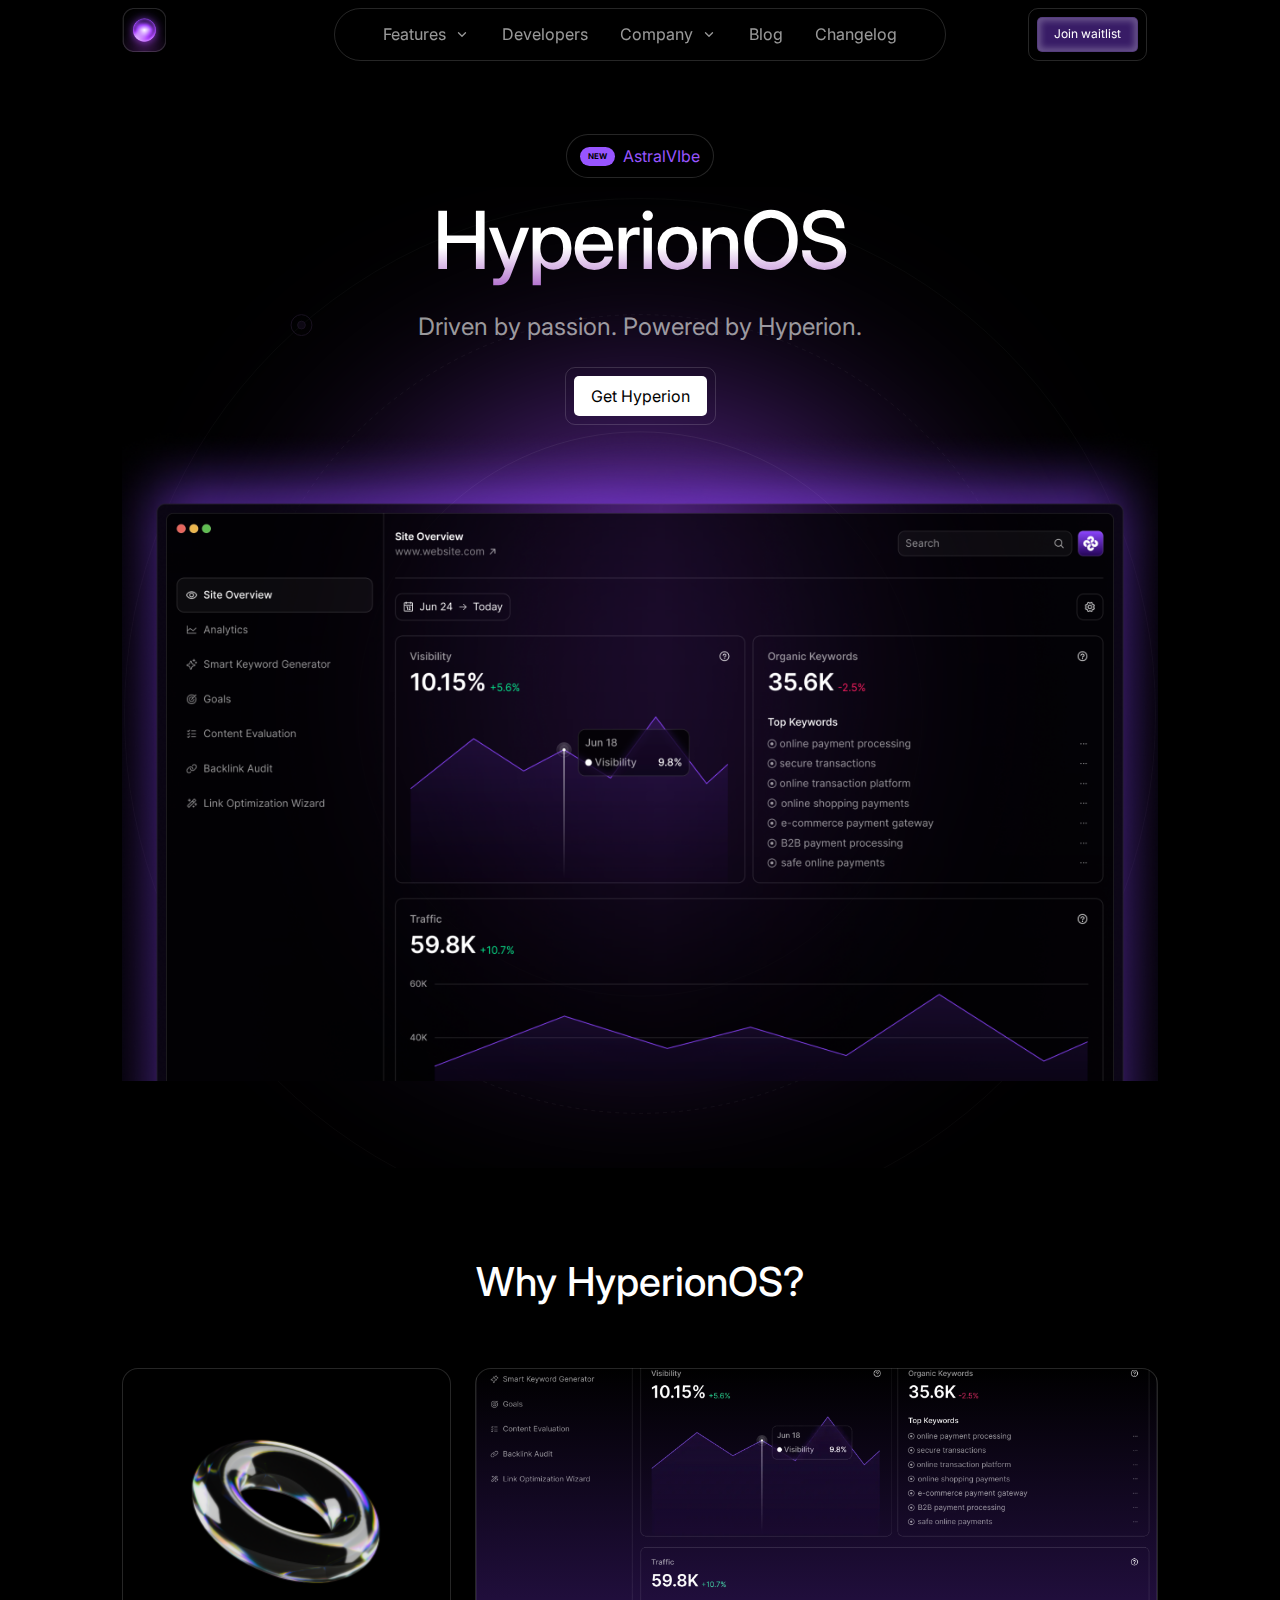
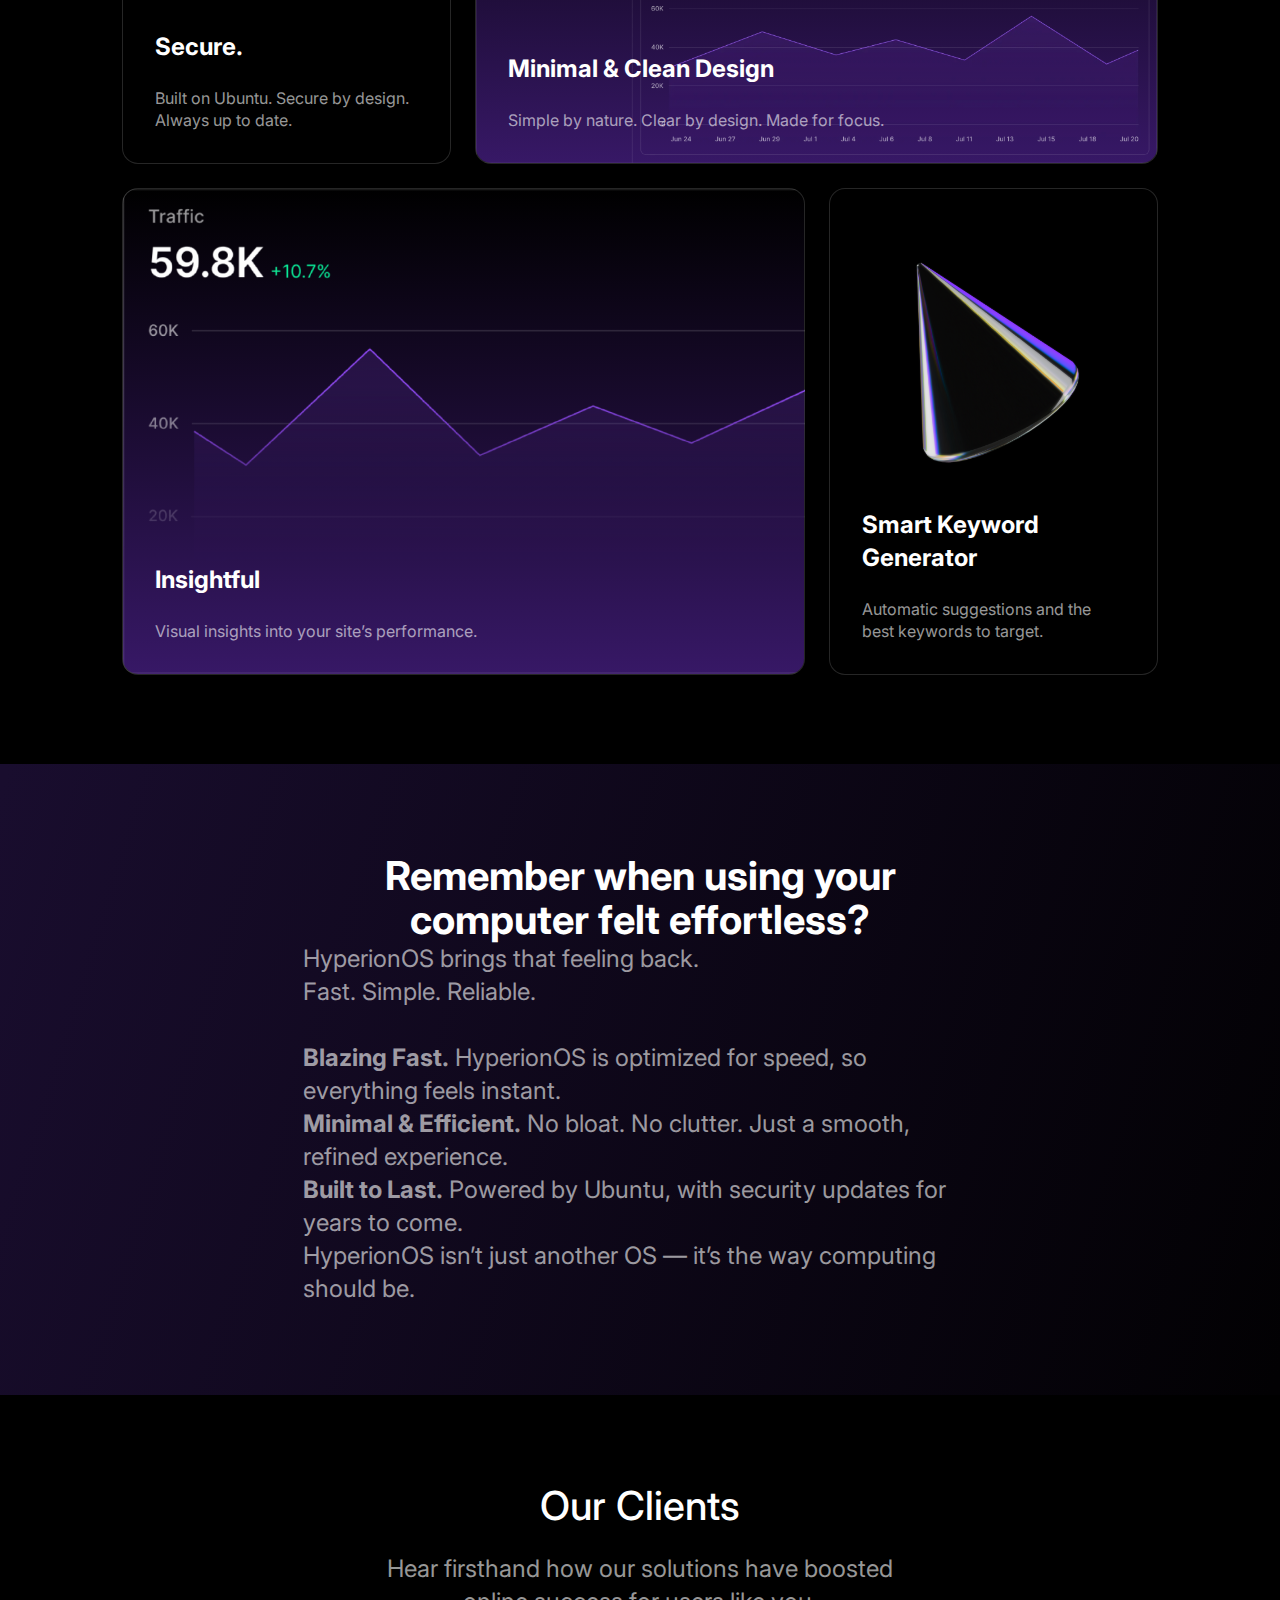
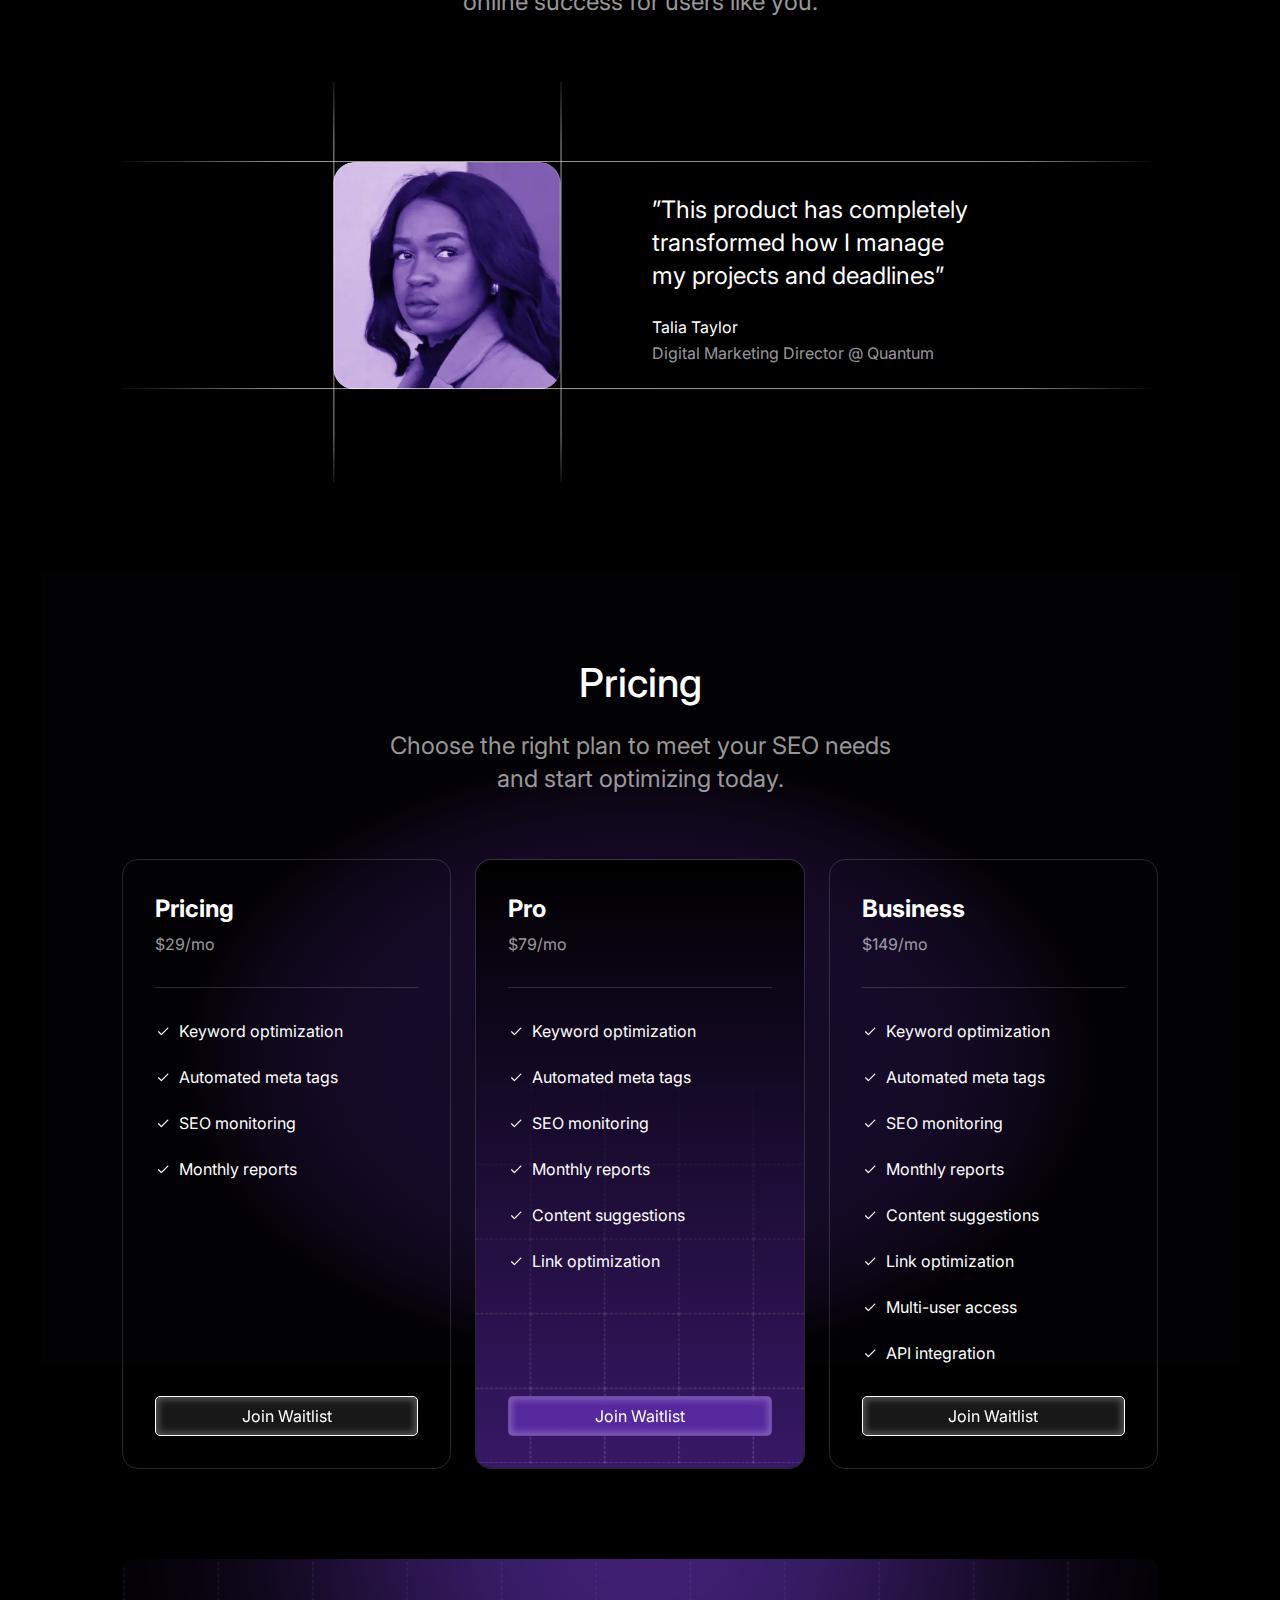
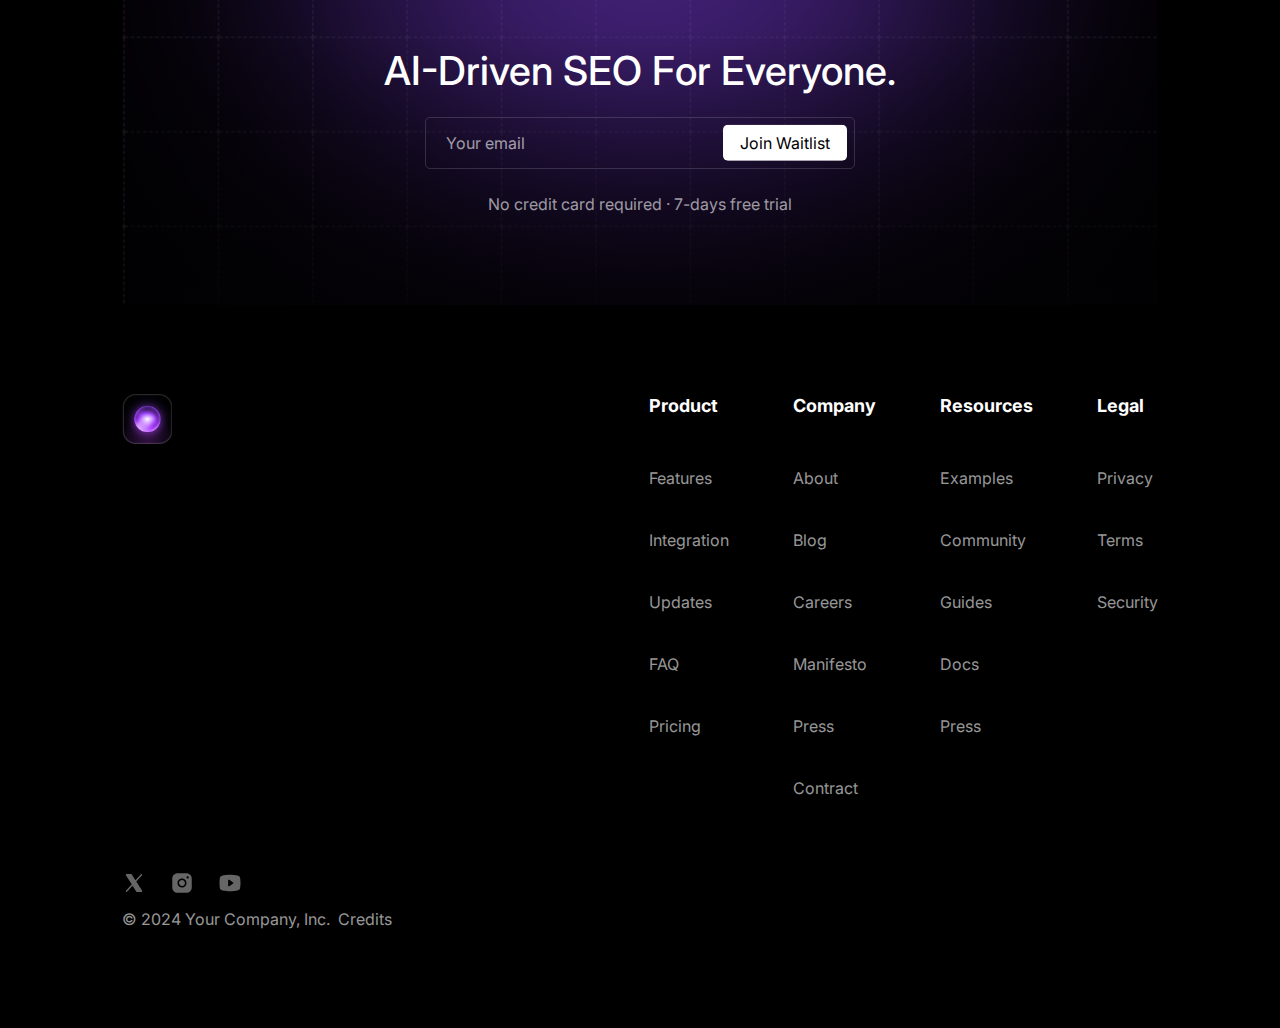
<file: index.html>
<!doctype html>
<html
  lang="en"
  data-ws-project="287f0da1-0eb7-4323-9d6e-c26f14ab69b7"
  data-ws-last-published="2025-07-06T13:50:28.118Z"
>
  <head>
    <link
      rel="stylesheet"
      type="text/css"
      href="/assets/static/app_generated_index-6937cd5a.DIUjZUtr.css"
    />
    <meta charset="UTF-8" />
    <meta name="viewport" content="width=device-width,initial-scale=1" />
    <link
      rel="preload"
      as="image"
      imagesrcset="/assets/Logo_(1)_4DOjcRBy3o604SWE02Vw5.png 16w, /assets/Logo_(1)_4DOjcRBy3o604SWE02Vw5.png 32w, /assets/Logo_(1)_4DOjcRBy3o604SWE02Vw5.png 48w, /assets/Logo_(1)_4DOjcRBy3o604SWE02Vw5.png 64w, /assets/Logo_(1)_4DOjcRBy3o604SWE02Vw5.png 96w, /assets/Logo_(1)_4DOjcRBy3o604SWE02Vw5.png 128w, /assets/Logo_(1)_4DOjcRBy3o604SWE02Vw5.png 256w, /assets/Logo_(1)_4DOjcRBy3o604SWE02Vw5.png 384w"
      imagesizes="100vw"
    />
    <link
      rel="preload"
      as="image"
      imagesrcset="/assets/App_zL4i8sX2SEd6S0cbYRfyr.png 16w, /assets/App_zL4i8sX2SEd6S0cbYRfyr.png 32w, /assets/App_zL4i8sX2SEd6S0cbYRfyr.png 48w, /assets/App_zL4i8sX2SEd6S0cbYRfyr.png 64w, /assets/App_zL4i8sX2SEd6S0cbYRfyr.png 96w, /assets/App_zL4i8sX2SEd6S0cbYRfyr.png 128w, /assets/App_zL4i8sX2SEd6S0cbYRfyr.png 256w, /assets/App_zL4i8sX2SEd6S0cbYRfyr.png 384w, /assets/App_zL4i8sX2SEd6S0cbYRfyr.png 640w, /assets/App_zL4i8sX2SEd6S0cbYRfyr.png 750w, /assets/App_zL4i8sX2SEd6S0cbYRfyr.png 828w, /assets/App_zL4i8sX2SEd6S0cbYRfyr.png 1080w, /assets/App_zL4i8sX2SEd6S0cbYRfyr.png 1200w, /assets/App_zL4i8sX2SEd6S0cbYRfyr.png 1920w, /assets/App_zL4i8sX2SEd6S0cbYRfyr.png 2048w, /assets/App_zL4i8sX2SEd6S0cbYRfyr.png 3840w"
      imagesizes="100vw"
    />
    <meta property="og:url" content="https://url/" />
    <title>Boost your rankings with AI.</title>
    <meta property="og:title" content="Boost your rankings with AI." />
    <meta
      name="description"
      content="Elevate your site’s visibility effortlessly with AI, where smart technology meets user-friendly SEO tools."
    />
    <meta
      property="og:description"
      content="Elevate your site’s visibility effortlessly with AI, where smart technology meets user-friendly SEO tools."
    />
    <meta property="og:type" content="website" />
    <meta property="og:image" />
    <meta property="twitter:card" content="summary_large_image" />
    <link rel="icon" href="/assets/logo_r1qaJQiri6sK3rPyq-Sar.svg" />
    <link
      rel="preload"
      href="/assets/Inter-VariableFont_opsz_wght_5pWJ31-T_iPEwHdXmYt6P.ttf"
      as="font"
      crossorigin="anonymous"
    />
    <link
      rel="preload"
      href="/assets/Group_1_3Lze2enBpFNP3rVOtd0Yp.svg"
      as="image"
    />
    <link
      rel="preload"
      href="/assets/App_Wide_2x_1_(2)_yiI7phUrEJxtQAVSp0ZeL.png"
      as="image"
    />
    <link
      rel="preload"
      href="/assets/Pattern_79YdcihVRk2R5H0fuZxz7.svg"
      as="image"
    />
    <link
      rel="preload"
      href="/assets/App_Wide_2x_1_(1)_69MShZLi3pDA9oCPN794H.webp"
      as="image"
    />
    <link
      rel="preload"
      href="/assets/Group_1_(1)_WG8mUOjVoPgiB8j45YY9z.svg"
      as="image"
    />
    <link
      rel="preload"
      href="/assets/Pricing_NtpbcNgAxOEKqt33rNA--.svg"
      as="image"
    />
    <link
      rel="preload"
      href="/assets/Property_1_Desktop_WC1IMy9iiJ9vL4er9JyJM.webp"
      as="image"
    />
    <link
      rel="preload"
      href="/assets/Icons_Zs8GOxaeJO22wgbZCoQDR.svg"
      as="image"
    />
  </head>
  <body class="w-body">
    <div class="w-box">
      <div style="display: contents">
        <div style="display: contents">
          <div class="w-html-embed">
            <style>
              /* So we don't need to add a token to every paragraph to remove margin. */
              p {
                margin: 0;
              }

              /* * {
                /* Make links scroll to their sections smoothly. */
                scroll-behavior: smooth;
              } */
            </style>
          </div>
          <div class="w-html-embed">
            <style>
              :root {
                --ani-duration: var(--duration-default, 0.2s);
                --ani-delay: 0s;
                --ani-slide-offset: 20%;
                --ani-zoom-in-scale: 1;
                --ani-zoom-out-scale: 0.85;
                --ani-flip-rotate: 30deg;
                --ani-easing: var(--easing-default, ease);
                --ani-fill-mode: forwards;
              }
              [data-ani]:not([data-ani-children]),
              [data-ani-children]:not([data-ani-progress]) > * {
                animation-duration: var(--ani-duration);
                animation-delay: var(--ani-delay);
                animation-timing-function: var(--ani-easing);
                animation-fill-mode: var(--ani-fill-mode);
                opacity: 0;
              }
              [data-ani-progress]:not([data-ani-children]),
              [data-ani-children]:not([data-ani]) > * {
                transition-property: opacity, transform;
                transition-duration: var(--ani-duration);
                transition-timing-function: var(--ani-easing);
                opacity: 0;
              }
              @keyframes fadeIn {
                from {
                  opacity: 0;
                }
                to {
                  opacity: 1;
                }
              }
              @keyframes fadeOut {
                from {
                  opacity: 1;
                }
                to {
                  opacity: 0;
                }
              }
              [data-ani-children][data-ani="fade"] > .in,
              [data-ani="fade"]:where(
                  .in:not([data-state]),
                  [data-state$="open"],
                  [data-state="active"]
                ) {
                animation-name: fadeIn;
              }
              [data-ani-children][data-ani="fade"] > .out,
              [data-ani="fade"]:where(
                  .out:not([data-state]),
                  [data-state="closed"],
                  [data-state="inactive"]
                ) {
                animation-name: fadeOut;
              }
              @keyframes slideIn {
                from {
                  opacity: 0;
                  translate: var(--ani-slide-transform);
                }
                to {
                  opacity: 1;
                  translate: none;
                }
              }
              @keyframes slideOut {
                from {
                  opacity: 1;
                  translate: none;
                }
                to {
                  opacity: 0;
                  translate: var(--ani-slide-transform);
                }
              }
              [data-ani-children][data-ani|="slide"] > .in,
              [data-ani|="slide"]:where(
                  .in:not([data-state]),
                  [data-state$="open"],
                  [data-state="active"]
                ) {
                animation-name: slideIn;
              }
              [data-ani-children][data-ani|="slide"] > .out,
              [data-ani|="slide"]:where(
                  .out:not([data-state]),
                  [data-state="closed"],
                  [data-state="inactive"]
                ) {
                animation-name: slideOut;
              }
              [data-ani="slide-up"] {
                --ani-slide-transform: 0 var(--ani-slide-offset);
              }
              [data-ani="slide-down"] {
                --ani-slide-transform: 0 calc(-1 * var(--ani-slide-offset));
              }
              [data-ani="slide-left"] {
                --ani-slide-transform: var(--ani-slide-offset);
              }
              [data-ani="slide-right"] {
                --ani-slide-transform: calc(-1 * var(--ani-slide-offset));
              }
              @keyframes zoomIn {
                from {
                  opacity: 0;
                  scale: var(--ani-zoom-out-scale);
                }
                to {
                  opacity: 1;
                  scale: 1;
                }
              }
              @keyframes zoomOut {
                from {
                  opacity: 1;
                  scale: 1;
                }
                to {
                  opacity: 0;
                  scale: var(--ani-zoom-in-scale);
                }
              }
              [data-ani-children][data-ani="zoom"] > .in,
              [data-ani|="zoom"]:where(
                  .in:not([data-state]),
                  [data-state$="open"],
                  [data-state="active"]
                ) {
                animation-name: zoomIn;
              }
              [data-ani-children][data-ani="zoom"] > .out,
              [data-ani|="zoom"]:where(
                  .out:not([data-state]),
                  [data-state="closed"],
                  [data-state="inactive"]
                ) {
                animation-name: zoomOut;
              }
              [data-ani-children][data-ani-progress="zoom"] > *,
              [data-ani-progress="zoom"]:not([data-ani-children]) {
                transform: scale(var(--ani-zoom-out-scale));
              }
              @keyframes flipInY {
                from {
                  rotate: y var(--ani-flip-rotate);
                  perspective: 2000px;
                  opacity: 0;
                }
                to {
                  rotate: y 0;
                  opacity: 1;
                }
              }
              @keyframes flipOutY {
                from {
                  rotate: y 0;
                  opacity: 1;
                }
                to {
                  perspective: 2000px;
                  rotate: y var(--ani-flip-rotate);
                  opacity: 0;
                }
              }
              @keyframes flipInX {
                from {
                  perspective: 2000px;
                  rotate: x var(--ani-flip-rotate);
                  opacity: 0;
                }
                to {
                  rotate: x 0;
                  opacity: 1;
                }
              }
              @keyframes flipOutX {
                from {
                  rotate: x 0;
                  opacity: 1;
                }
                to {
                  perspective: 2000px;
                  rotate: x var(--ani-flip-rotate);
                  opacity: 0;
                }
              }
              [data-ani-children][data-ani="flip-y"] > .in,
              [data-ani="flip-y"]:where(
                  .in:not([data-state]),
                  [data-state$="open"],
                  [data-state="active"]
                ) {
                animation-name: flipInY;
              }
              [data-ani-children][data-ani="flip-x"] > .in,
              [data-ani="flip-x"]:where(
                  .in:not([data-state]),
                  [data-state$="open"],
                  [data-state="active"]
                ) {
                animation-name: flipInX;
              }
              [data-ani-children][data-ani="flip-y"] > .out,
              [data-ani="flip-y"]:where(
                  .out:not([data-state]),
                  [data-state="closed"],
                  [data-state="inactive"]
                ) {
                animation-name: flipOutY;
              }
              [data-ani-children][data-ani="flip-x"] > .out,
              [data-ani="flip-x"]:where(
                  .out:not([data-state]),
                  [data-state="closed"],
                  [data-state="inactive"]
                ) {
                animation-name: flipOutX;
              }
              @keyframes expandDown {
                from {
                  height: 0;
                }
                to {
                  height: var(--newHeight);
                }
              }
              @keyframes expandUp {
                from {
                  height: var(--newHeight);
                }
                to {
                  height: 0;
                }
              }
              [data-ani="expand"],
              [data-ani="expand"][data-state="open"],
              [data-ani="expand"].in {
                --newHeight: var(
                  --custom-height,
                  var(
                    --radix-accordion-content-height,
                    var(--radix-collapsible-content-height, 100%)
                  )
                );
                overflow: hidden;
                opacity: 1;
              }
              [data-ani-children][data-ani="expand"] > .in,
              [data-ani="expand"]:where(
                  .in:not([data-state]),
                  [data-state$="open"],
                  [data-state="active"]
                ) {
                animation: expandDown var(--ani-duration) var(--ani-easing);
              }
              [data-ani-children][data-ani="expand"] > .out,
              [data-ani="expand"]:where(
                  .out:not([data-state]),
                  [data-state="closed"],
                  [data-state="inactive"]
                ) {
                animation: expandUp var(--ani-duration) var(--ani-easing);
              }
              @media (prefers-reduced-motion: reduce) {
                [data-ani]:not([data-ani-children]),
                [data-ani-progress]:not([data-ani-children]),
                [data-ani-children] > * {
                  opacity: 1;
                  transform: none;
                  animation: none;
                  rotate: none;
                  scale: none;
                  translate: none;
                }
              }
            </style>
          </div>
          <header
            class="w-box c1357293 c9jnjeu czr2pxy c155uc7w cry9bxc c1lxiyww c1qyy4dh ct02u4h c1z0l37u c1ml0hr7 c1fd0kk1 c11gzs80 c1sche0c c1l2989r cjqo3r0 c1cvcmzo c3xzas1 c1n6cdq4 c1a5jpyh cymtqb c1fysxfs"
          >
            <div
              class="w-box czr2pxy copqmak ct8c5y2 c10zkoym cignq8x cavd3zn c1tbut6b c1tzxl2z c16n19h8 cwqojdn c7klx50 c1qrxaqp cjkeggx c8pi8fa cow6lkx c1oxjrsz csud216 c1xiy5b1 cq7d8me c1ycnvnd"
            >
              <div style="display: contents">
                <div style="display: contents">
                  <a
                    aria-label="Home"
                    href="/"
                    class="w-link c1pu3n16 cld4m44 c1e9wxra c1c9nyn co9inq6 c18nx7en c13zjl4p cl60rel c1ib9cr2 c1d7u282"
                    ><img
                      alt="logo"
                      width="153"
                      height="152"
                      src="/assets/Logo_(1)_4DOjcRBy3o604SWE02Vw5.png"
                      class="w-image coe1sx2"
                      sizes="100vw"
                      srcset="
                        /assets/Logo_(1)_4DOjcRBy3o604SWE02Vw5.png  16w,
                        /assets/Logo_(1)_4DOjcRBy3o604SWE02Vw5.png  32w,
                        /assets/Logo_(1)_4DOjcRBy3o604SWE02Vw5.png  48w,
                        /assets/Logo_(1)_4DOjcRBy3o604SWE02Vw5.png  64w,
                        /assets/Logo_(1)_4DOjcRBy3o604SWE02Vw5.png  96w,
                        /assets/Logo_(1)_4DOjcRBy3o604SWE02Vw5.png 128w,
                        /assets/Logo_(1)_4DOjcRBy3o604SWE02Vw5.png 256w,
                        /assets/Logo_(1)_4DOjcRBy3o604SWE02Vw5.png 384w
                      "
                      decoding="async"
                      loading="eager"
                  /></a>
                </div>
              </div>
              <nav
                aria-label="main"
                class="w-box c1mcu1jn cry9bxc c1qyy4dh ct02u4h c1lfjoq7 cgtnddv c1le23sj c40yjke c1kzn7na c17q2jvf ct49a6u c102r6kr c4sllhu clmbo8f cc3dq2t"
              >
                <div style="display: contents">
                  <div style="display: contents">
                    <nav
                      aria-label="Main"
                      data-orientation="horizontal"
                      dir="ltr"
                      class="w-navigation-menu c1cqu2xh cry9bxc cvblku1 c1xuq60h c1p217py c193ydh7 crglsme c14ip164 c1bkqfhr c1qyy4dh ct02u4h c13ldpkq c1gw84sn cjq768y c1le23sj c40yjke c1kzn7na c17q2jvf"
                    >
                      <div style="position: relative">
                        <ul
                          data-orientation="horizontal"
                          class="w-menu-list cry9bxc c1fhkm63 cqeb86t c1admj5d c34dwh1 c1qyy4dh ct02u4h cdq89vd c1tcoltv c3qzgd0 c1y6imu0 c1n13r54 c1le23sj c40yjke c1kzn7na c17q2jvf c1gw84sn cjq768y"
                          dir="ltr"
                        >
                          <li data-ws-index="0" class="w-menu-item">
                            <button
                              type="button"
                              class="w-button catu86a csru8nn c1e9wxra c1c9nyn co9inq6 c18nx7en c13zjl4p ch11gwv c1md20bl c1e892th c1qyy4dh ct02u4h c1e7helk c1l0vha7 csyy8v5 c1bc2i7x c17r8x7j c13b531o c1my01bv c135vpv5 c1y6imu0 c3qzgd0 cl60rel c1ib9cr2 c1ukphsi c12mjb61"
                              id="radix-:R5m:-trigger-0"
                              data-state="closed"
                              aria-expanded="false"
                              aria-controls="radix-:R5m:-content-0"
                              data-radix-collection-item=""
                            >
                              <div class="w-text">Features</div>
                              <div
                                class="w-box c7ewoh2 c5m8ase clv8gve ch2prsz cg4iiql c7cjz93 c1c9nyn co9inq6 c18nx7en c13zjl4p"
                              >
                                <div class="w-html-embed">
                                  <svg
                                    xmlns="http://www.w3.org/2000/svg"
                                    viewBox="0 0 16 16"
                                    fill="currentColor"
                                    width="100%"
                                    height="100%"
                                  >
                                    <path
                                      d="M4.04 6.284a.65.65 0 0 1 .92.001L8 9.335l3.04-3.05a.65.65 0 1 1 .921.918l-3.5 3.512a.65.65 0 0 1-.921 0L4.039 7.203a.65.65 0 0 1 .001-.92Z"
                                    ></path>
                                  </svg>
                                </div>
                              </div>
                            </button>
                          </li>
                          <li data-ws-index="1" class="w-menu-item">
                            <a
                              class="w-link catu86a csru8nn c1e9wxra c1c9nyn co9inq6 c18nx7en c13zjl4p ch11gwv c1md20bl c1e892th c1qyy4dh ct02u4h c1e7helk c1l0vha7 csyy8v5 c1bc2i7x c17r8x7j c13b531o c1my01bv c135vpv5 c1y6imu0 c3qzgd0 cl60rel c1ib9cr2 c1ukphsi c12mjb61"
                              href="#"
                              >Developers</a
                            >
                          </li>
                          <li data-ws-index="2" class="w-menu-item">
                            <button
                              type="button"
                              class="w-button catu86a csru8nn c1e9wxra c1c9nyn co9inq6 c18nx7en c13zjl4p ch11gwv c1md20bl c1e892th c1qyy4dh ct02u4h c1e7helk c1l0vha7 csyy8v5 c1bc2i7x c17r8x7j c13b531o c1my01bv c135vpv5 c1y6imu0 c3qzgd0 cl60rel c1ib9cr2 c1ukphsi c12mjb61"
                              id="radix-:R5m:-trigger-2"
                              data-state="closed"
                              aria-expanded="false"
                              aria-controls="radix-:R5m:-content-2"
                              data-radix-collection-item=""
                            >
                              <div class="w-text">Company</div>
                              <div
                                class="w-box c7ewoh2 c5m8ase clv8gve ch2prsz cg4iiql c7cjz93 c1c9nyn co9inq6 c18nx7en c13zjl4p"
                              >
                                <div class="w-html-embed">
                                  <svg
                                    xmlns="http://www.w3.org/2000/svg"
                                    viewBox="0 0 16 16"
                                    fill="currentColor"
                                    width="100%"
                                    height="100%"
                                  >
                                    <path
                                      d="M4.04 6.284a.65.65 0 0 1 .92.001L8 9.335l3.04-3.05a.65.65 0 1 1 .921.918l-3.5 3.512a.65.65 0 0 1-.921 0L4.039 7.203a.65.65 0 0 1 .001-.92Z"
                                    ></path>
                                  </svg>
                                </div>
                              </div>
                            </button>
                          </li>
                          <li data-ws-index="3" class="w-menu-item">
                            <a
                              class="w-link catu86a csru8nn c1e9wxra c1c9nyn co9inq6 c18nx7en c13zjl4p ch11gwv c1md20bl c1e892th c1qyy4dh ct02u4h c1e7helk c1l0vha7 csyy8v5 c1bc2i7x c17r8x7j c13b531o c1my01bv c135vpv5 c1y6imu0 c3qzgd0 cl60rel c1ib9cr2 c1ukphsi c12mjb61"
                              href="#"
                              >Blog</a
                            >
                          </li>
                          <li data-ws-index="4" class="w-menu-item">
                            <a
                              class="w-link catu86a csru8nn c1e9wxra c1c9nyn co9inq6 c18nx7en c13zjl4p ch11gwv c1md20bl c1e892th c1qyy4dh ct02u4h c1e7helk c1l0vha7 csyy8v5 c1bc2i7x c17r8x7j c13b531o c1my01bv c135vpv5 c1y6imu0 c3qzgd0 cl60rel c1ib9cr2 c1ukphsi c12mjb61"
                              href="#"
                              >Changelog</a
                            >
                          </li>
                        </ul>
                      </div>
                      <div
                        class="w-box cdwd3jx c1lzcxwg cry9bxc ct02u4h cdtylqg chmjof8 czr2pxy c3xzas1 c1n6cdq4"
                      ></div>
                    </nav>
                  </div>
                </div>
              </nav>
              <div class="w-box cry9bxc c1qyy4dh ct02u4h cn6056e c1117wcl">
                <div class="w-box">
                  <div
                    class="w-box c76ugon c1va7jp0 c18xibj9 ccn5ruk c6d3y84 cax3zcx c1le23sj c40yjke c1kzn7na c17q2jvf csugexd cciu1th co2lzyj cghs7z1 c18xchlu ckqzz7r"
                  >
                    <a
                      class="w-link cnrz8fp c13b531o c1my01bv c14z1eqr c1ktl1y1 cr8yqfm c1ufwdzl c5blvcv cml0h3f c135vpv5 csru8nn c1qyy4dh ct02u4h c1md20bl c1e892th c1qom380 c10ldywu cbm6zv4 c1b1wvmf c1mcu1jn c1d7r856 cd3iwfe c1yhcvvf cwc6hbl c11r52nx czr2pxy c3pidkv c1kol985 cheslu6 cl60rel c1ib9cr2 cr2cdex"
                      href="#"
                      >Join waitlist</a
                    >
                  </div>
                </div>
                <div style="display: contents">
                  <div style="display: contents">
                    <button
                      type="button"
                      aria-label="Open mobile menu"
                      class="w-button cnrz8fp ccfzz03 cub2gss cgcvr98 c1xjllne c135vpv5 cwvpjlf c1qyy4dh ct02u4h c1md20bl c1e892th c1qom380 c10ldywu cbm6zv4 c1b1wvmf c1mcu1jn c1d7r856 cd3iwfe c1yhcvvf cwc6hbl c11r52nx c1xty5yn c1g1x4wk cheslu6 c9x99qz cl60rel c1ib9cr2 cr2cdex c891fy0 c1k6tqmo c1bxqinn ckrlbpk c1oxjrsz csud216 c1xiy5b1 cq7d8me c149s0mc c1ycnvnd"
                      aria-haspopup="dialog"
                      aria-expanded="false"
                      aria-controls="radix-:Rnm:"
                      data-state="closed"
                    >
                      <div class="w-html-embed">
                        <svg
                          xmlns="http://www.w3.org/2000/svg"
                          viewBox="0 0 22 22"
                          fill="currentColor"
                          width="100%"
                          height="100%"
                          style="display: block"
                        >
                          <path
                            fill-rule="evenodd"
                            d="M2 5.998a.75.75 0 0 1 .75-.75h16.5a.75.75 0 0 1 0 1.5H2.75a.75.75 0 0 1-.75-.75Zm0 5.5a.75.75 0 0 1 .75-.75h16.5a.75.75 0 0 1 0 1.5H2.75a.75.75 0 0 1-.75-.75Zm0 5.5a.75.75 0 0 1 .75-.75h16.5a.75.75 0 0 1 0 1.5H2.75a.75.75 0 0 1-.75-.75Z"
                            clip-rule="evenodd"
                          />
                        </svg>
                      </div>
                    </button>
                  </div>
                </div>
              </div>
            </div>
          </header>
        </div>
      </div>
      <main class="w-box">
        <section
          class="w-box ch3bbj5 c1mzb2kd c1030opg c1cozyp5 crv1a4t cbrrmm8 cuo9dm5 c5egcmi cxz9xjl c1dz3al c1cl2zap c8qdjaz c1uc2zh c1l8rbde cq8dnu3 cth1c7d"
        >
          <div
            class="w-box c1357293 c9jnjeu czr2pxy c155uc7w cry9bxc c1lfjoq7 c1778y6x c1wt8a7g ceu66s9 c12ae6v5 c1fd0kk1 c11gzs80"
          >
            <div
              class="w-box cry9bxc c1lfjoq7 ct8c5y2 c10zkoym c1qyy4dh c1wt8a7g"
            >
              <a
                class="w-link c1pu3n16 csru8nn c1e9wxra c1c9nyn co9inq6 c18nx7en c13zjl4p c1md20bl c1e892th c1qyy4dh ct02u4h cxk6kow conc6us c108v1a0 c81fpui coapalq c1nj04wn c1nitjp7 c195lvp6 c1hr6a6t c12sm2j2 c135vpv5 ca7cv43 cl60rel c1ib9cr2 c1d7u282"
                href="#"
                ><div
                  class="w-text cl7jefz c341xsy c11dowh9 c1nj04wn c1nitjp7 c195lvp6 c1hr6a6t c7vx2dq c1mgacbo cff1ay0 c14z73t1 ci6yy9q c1plv2ab ckmcr2z"
                >
                  New
                </div>
                <div class="w-text">AstralVIbe</div></a
              >
              <h1
                class="w-heading c11nr3ex cy1haag c32myit cwrra4i c4rpps8 c1d23h5a cnu4kgu c1yb3n9o cbrrmm8 cuo9dm5 c40zsbj c13cx24t c1my01bv c8itdy4 c74kosi c1qom380 c1357293 c9jnjeu c1dhz37v c1xzir7e"
              >
                HyperionOS
              </h1>
              <p
                class="w-paragraph c16xpvrq c1qom380 c3fmn7t c1357293 c9jnjeu czt9u4x c1dhz37v"
              >
                Driven by passion. Powered by Hyperion.
              </p>
              <div
                class="w-box c76ugon c1va7jp0 c18xibj9 ccn5ruk c6d3y84 cax3zcx c1le23sj c40yjke c1kzn7na c17q2jvf csugexd cciu1th co2lzyj cghs7z1 c18xchlu ckqzz7r"
              >
                <a
                  class="w-link c1plv2ab c13b531o c1my01bv c14z1eqr c1ktl1y1 cr8yqfm c1ufwdzl c5blvcv cml0h3f c135vpv5 csru8nn c1qyy4dh ct02u4h c1md20bl c1e892th c1qom380 cn2jcgb cdcs8wy c1m1praz c1mcu1jn c1d7r856 cd3iwfe c1yhcvvf cwc6hbl c11r52nx cblpe2z cheslu6 cl60rel c1ib9cr2 c82bfcw c1ukphsi"
                  href="#"
                  >Get Hyperion</a
                >
              </div>
            </div>
            <div class="w-box">
              <img
                alt="Cover of dashboard"
                width="2400"
                height="1518"
                src="/assets/App_zL4i8sX2SEd6S0cbYRfyr.png"
                class="w-image"
                sizes="100vw"
                srcset="
                  /assets/App_zL4i8sX2SEd6S0cbYRfyr.png   16w,
                  /assets/App_zL4i8sX2SEd6S0cbYRfyr.png   32w,
                  /assets/App_zL4i8sX2SEd6S0cbYRfyr.png   48w,
                  /assets/App_zL4i8sX2SEd6S0cbYRfyr.png   64w,
                  /assets/App_zL4i8sX2SEd6S0cbYRfyr.png   96w,
                  /assets/App_zL4i8sX2SEd6S0cbYRfyr.png  128w,
                  /assets/App_zL4i8sX2SEd6S0cbYRfyr.png  256w,
                  /assets/App_zL4i8sX2SEd6S0cbYRfyr.png  384w,
                  /assets/App_zL4i8sX2SEd6S0cbYRfyr.png  640w,
                  /assets/App_zL4i8sX2SEd6S0cbYRfyr.png  750w,
                  /assets/App_zL4i8sX2SEd6S0cbYRfyr.png  828w,
                  /assets/App_zL4i8sX2SEd6S0cbYRfyr.png 1080w,
                  /assets/App_zL4i8sX2SEd6S0cbYRfyr.png 1200w,
                  /assets/App_zL4i8sX2SEd6S0cbYRfyr.png 1920w,
                  /assets/App_zL4i8sX2SEd6S0cbYRfyr.png 2048w,
                  /assets/App_zL4i8sX2SEd6S0cbYRfyr.png 3840w
                "
                decoding="async"
                loading="eager"
              />
            </div>
          </div>
        </section>
        <section class="w-box cna0hdz c1mzb2kd">
          <div
            class="w-box c1357293 c9jnjeu czr2pxy c155uc7w cry9bxc c1lfjoq7 c1778y6x c1wt8a7g c1s46o9r cdczzub c1fd0kk1 c11gzs80"
          >
            <h2
              class="w-heading c1dxq9cf cy1haag c32myit cwrra4i c12y6bqh c1mpwk4w c74kosi c1qom380 c1357293 c9jnjeu c12sm2j2 c1dhz37v"
            >
              Why HyperionOS?
            </h2>
            <div
              class="w-box copqmak c10zkoym ct8c5y2 cejtdrx co2qwzx c1vrexag cx6c9kw c174sw29"
            >
              <div
                class="w-box cry9bxc c1lfjoq7 c18v2pa2 c1z0l37u c1ml0hr7 cv2gy63 cxn73lu c5dy17i c1hsfuam cg37ob1 ce02iuh c15hexcm"
              >
                <div
                  class="w-box cry9bxc c1lfjoq7 c1778y6x c1wt8a7g c1md20bl c1e892th"
                >
                  <img
                    alt="3d object"
                    width="530"
                    height="412"
                    src="/assets/Visual_92J8YkAjOrgi5wnfkiE2L.png"
                    class="w-image"
                    sizes="100vw"
                    srcset="
                      /assets/Visual_92J8YkAjOrgi5wnfkiE2L.png   16w,
                      /assets/Visual_92J8YkAjOrgi5wnfkiE2L.png   32w,
                      /assets/Visual_92J8YkAjOrgi5wnfkiE2L.png   48w,
                      /assets/Visual_92J8YkAjOrgi5wnfkiE2L.png   64w,
                      /assets/Visual_92J8YkAjOrgi5wnfkiE2L.png   96w,
                      /assets/Visual_92J8YkAjOrgi5wnfkiE2L.png  128w,
                      /assets/Visual_92J8YkAjOrgi5wnfkiE2L.png  256w,
                      /assets/Visual_92J8YkAjOrgi5wnfkiE2L.png  384w,
                      /assets/Visual_92J8YkAjOrgi5wnfkiE2L.png  640w,
                      /assets/Visual_92J8YkAjOrgi5wnfkiE2L.png  750w,
                      /assets/Visual_92J8YkAjOrgi5wnfkiE2L.png  828w,
                      /assets/Visual_92J8YkAjOrgi5wnfkiE2L.png 1080w
                    "
                    decoding="async"
                    loading="lazy"
                  />
                </div>
                <div
                  class="w-box cry9bxc c1lfjoq7 c16xs6ny c1wt8a7g c1z0l37u c1ml0hr7"
                >
                  <h3
                    class="w-heading cuoke4w c11dowh9 c32myit cwrra4i c12y6bqh"
                  >
                    <b class="w-element">Secure.</b>
                  </h3>
                  <p class="w-paragraph">
                    Built on Ubuntu. Secure by design. Always up to date.
                  </p>
                </div>
              </div>
              <div
                class="w-box cry9bxc c1lfjoq7 c1t3frhm c1z0l37u c1ml0hr7 cv2gy63 cxn73lu c5dy17i c1hsfuam cg37ob1 czx9unu cn1jd01 c12hsjsj c1ru090q c1syziaj c119suh8 cx97dnn c19wkfj2 colzpbp ce02iuh c15hexcm cyhujw8 c1l2ougi"
              >
                <h3
                  class="w-heading cuoke4w c11dowh9 c32myit cwrra4i c12y6bqh ck3af4j"
                >
                  Minimal &amp; Clean Design
                </h3>
                <div
                  class="w-box cry9bxc c1lfjoq7 c16xs6ny c1wt8a7g c1z0l37u c1ml0hr7"
                >
                  <p class="w-paragraph">
                    Simple by nature. Clear by design. Made for focus.
                  </p>
                </div>
              </div>
              <div
                class="w-box cry9bxc c1lfjoq7 c1t3frhm c1z0l37u c1ml0hr7 cv2gy63 cxn73lu c5dy17i c1hsfuam cg37ob1 c28cf7m c5zb6ju c12hsjsj c1ru090q c1syziaj c119suh8 cx97dnn c19wkfj2 colzpbp ce02iuh c15hexcm c1axwber c1l2ougi"
              >
                <div
                  class="w-box cry9bxc c1lfjoq7 c16xs6ny c1wt8a7g c1z0l37u c1ml0hr7"
                >
                  <h3
                    class="w-heading cuoke4w c11dowh9 c32myit cwrra4i c12y6bqh"
                  >
                    Insightful
                  </h3>
                  <p class="w-paragraph">
                    Visual insights into your site’s performance.
                  </p>
                </div>
              </div>
              <div
                class="w-box cry9bxc c1lfjoq7 c18v2pa2 c1z0l37u c1ml0hr7 cv2gy63 cxn73lu c5dy17i c1hsfuam cg37ob1 ce02iuh c15hexcm"
              >
                <div
                  class="w-box cry9bxc c1lfjoq7 c1778y6x c1wt8a7g c1md20bl c1e892th"
                >
                  <img
                    alt="3d object"
                    width="468"
                    height="468"
                    src="/assets/Visual_(1)__5uTpyEh4NIm5XedfvE3T.png"
                    class="w-image"
                    sizes="100vw"
                    srcset="
                      /assets/Visual_(1)__5uTpyEh4NIm5XedfvE3T.png   16w,
                      /assets/Visual_(1)__5uTpyEh4NIm5XedfvE3T.png   32w,
                      /assets/Visual_(1)__5uTpyEh4NIm5XedfvE3T.png   48w,
                      /assets/Visual_(1)__5uTpyEh4NIm5XedfvE3T.png   64w,
                      /assets/Visual_(1)__5uTpyEh4NIm5XedfvE3T.png   96w,
                      /assets/Visual_(1)__5uTpyEh4NIm5XedfvE3T.png  128w,
                      /assets/Visual_(1)__5uTpyEh4NIm5XedfvE3T.png  256w,
                      /assets/Visual_(1)__5uTpyEh4NIm5XedfvE3T.png  384w,
                      /assets/Visual_(1)__5uTpyEh4NIm5XedfvE3T.png  640w,
                      /assets/Visual_(1)__5uTpyEh4NIm5XedfvE3T.png  750w,
                      /assets/Visual_(1)__5uTpyEh4NIm5XedfvE3T.png  828w,
                      /assets/Visual_(1)__5uTpyEh4NIm5XedfvE3T.png 1080w
                    "
                    decoding="async"
                    loading="lazy"
                  />
                </div>
                <div
                  class="w-box cry9bxc c1lfjoq7 c16xs6ny c1wt8a7g c1z0l37u c1ml0hr7"
                >
                  <h3
                    class="w-heading cuoke4w c11dowh9 c32myit cwrra4i c12y6bqh"
                  >
                    Smart Keyword Generator
                  </h3>
                  <p class="w-paragraph">
                    Automatic suggestions and the best keywords to target.
                  </p>
                </div>
              </div>
            </div>
          </div>
        </section>
        <section
          class="w-box cna0hdz c1mzb2kd cblbfaz cnu4kgu c1yb3n9o cbrrmm8 cuo9dm5 c5egcmi c1xzir7e"
        >
          <h2
            class="w-heading c1dxq9cf cy1haag c32myit cwrra4i c12y6bqh c1mpwk4w c74kosi c1qom380 c1357293 c9jnjeu c12sm2j2 c1vh8w5x c6k8nt0 c1dhz37v"
          >
            <b class="w-element">Remember when using your</b>
            <b class="w-element">computer felt effortless?</b><br />
          </h2>
          <p
            class="w-paragraph c16xpvrq cuj80l1 c3fmn7t c1357293 c9jnjeu czt9u4x cn12ej2 c1dhz37v"
          >
            HyperionOS brings that feeling back.<br />Fast. Simple. Reliable.<br /><br /><b
              class="w-element"
              >Blazing Fast.</b
            >
            HyperionOS is optimized for speed, so everything feels instant.<br /><b
              class="w-element"
              >Minimal &amp; Efficient.</b
            >
            No bloat. No clutter. Just a smooth, refined experience.<br /><b
              class="w-element"
              >Built to Last.</b
            >
            Powered by Ubuntu, with security updates for years to come.<br />HyperionOS
            isn’t just another OS — it’s the way computing should be.
          </p>
        </section>
        <section
          class="w-box cna0hdz c1mzb2kd cktaign cowwg1a c1noghwu c1i7z02k c5hqtns c4a9xim c15xw1g2"
        >
          <div
            class="w-box c1357293 c9jnjeu czr2pxy c155uc7w cry9bxc c1lfjoq7 c1778y6x c1wt8a7g c1s46o9r cdczzub c1fd0kk1 c11gzs80 cmoe9jo c1obig1w"
          >
            <div
              class="w-box cry9bxc c1lfjoq7 ct8c5y2 c10zkoym c1qyy4dh c1wt8a7g"
            >
              <h2
                class="w-heading c1dxq9cf cy1haag c32myit cwrra4i c12y6bqh c1mpwk4w c74kosi c1qom380 c1357293 c9jnjeu c1dhz37v"
              >
                Our Clients
              </h2>
              <p
                class="w-paragraph c16xpvrq c1qom380 c62q3t9 c1357293 c9jnjeu czt9u4x"
              >
                Hear firsthand how our solutions have boosted online success for
                users like you.
              </p>
            </div>
            <div
              class="w-box copqmak c10zkoym ct8c5y2 cevxs5e co2qwzx c1vrexag c9scc c9grybw crv1a4t cbrrmm8 cuo9dm5 c5egcmi c3hctjf cxz9xjl cx6c9kw c174sw29 c1dz3al c1cl2zap c8qdjaz c1uc2zh c1l8rbde cq8dnu3 c17jj8qr cth1c7d"
            >
              <div class="w-box">
                <img
                  alt="Talia Taylor"
                  width="634"
                  height="580"
                  src="/assets/Property_1_Mobile_G2IuZr4NZT5jICdghKCUw.png"
                  class="w-image cwvpjlf cf4s3xc"
                  sizes="100vw"
                  srcset="
                    /assets/Property_1_Mobile_G2IuZr4NZT5jICdghKCUw.png   16w,
                    /assets/Property_1_Mobile_G2IuZr4NZT5jICdghKCUw.png   32w,
                    /assets/Property_1_Mobile_G2IuZr4NZT5jICdghKCUw.png   48w,
                    /assets/Property_1_Mobile_G2IuZr4NZT5jICdghKCUw.png   64w,
                    /assets/Property_1_Mobile_G2IuZr4NZT5jICdghKCUw.png   96w,
                    /assets/Property_1_Mobile_G2IuZr4NZT5jICdghKCUw.png  128w,
                    /assets/Property_1_Mobile_G2IuZr4NZT5jICdghKCUw.png  256w,
                    /assets/Property_1_Mobile_G2IuZr4NZT5jICdghKCUw.png  384w,
                    /assets/Property_1_Mobile_G2IuZr4NZT5jICdghKCUw.png  640w,
                    /assets/Property_1_Mobile_G2IuZr4NZT5jICdghKCUw.png  750w,
                    /assets/Property_1_Mobile_G2IuZr4NZT5jICdghKCUw.png  828w,
                    /assets/Property_1_Mobile_G2IuZr4NZT5jICdghKCUw.png 1080w,
                    /assets/Property_1_Mobile_G2IuZr4NZT5jICdghKCUw.png 1200w,
                    /assets/Property_1_Mobile_G2IuZr4NZT5jICdghKCUw.png 1920w
                  "
                  decoding="async"
                  loading="lazy"
                />
              </div>
              <div
                class="w-box cry9bxc c1lfjoq7 c62q3t9 c1z0l37u c1ml0hr7 c16xs6ny ct02u4h cqtg27u c1rstvfo c1bulmrh c12f3mdq"
              >
                <p
                  class="w-paragraph cpo5yh5 cnrz8fp c6oj68y c23h93x c1dhz37v cqe39x4"
                >
                  ”This product has completely transformed how I manage my
                  projects and deadlines”
                </p>
                <div
                  class="w-box cry9bxc c1lfjoq7 ctm7uqk cdqkcyf c16xs6ny ct02u4h c1rstvfo c1bulmrh"
                >
                  <div class="w-text cnrz8fp">Talia Taylor</div>
                  <div class="w-text">Digital Marketing Director @ Quantum</div>
                </div>
              </div>
            </div>
          </div>
        </section>
        <section
          class="w-box cna0hdz c1mzb2kd c17vqhen cnu4kgu crv1a4t cbrrmm8 cuo9dm5 c5egcmi c17mmneu"
        >
          <div
            class="w-box c1357293 c9jnjeu czr2pxy c155uc7w cry9bxc c1lfjoq7 c1778y6x c1wt8a7g c1s46o9r cdczzub c1fd0kk1 c11gzs80"
          >
            <div
              class="w-box cry9bxc c1lfjoq7 ct8c5y2 c10zkoym c1qyy4dh c1wt8a7g"
            >
              <h2
                class="w-heading c1dxq9cf cy1haag c32myit cwrra4i c12y6bqh c1mpwk4w c74kosi c1qom380 c1357293 c9jnjeu c1dhz37v"
              >
                Pricing
              </h2>
              <p
                class="w-paragraph c16xpvrq c1qom380 c62q3t9 c1357293 c9jnjeu czt9u4x"
              >
                Choose the right plan to meet your SEO needs and start
                optimizing today.
              </p>
            </div>
            <div
              class="w-box copqmak c10zkoym ct8c5y2 cejtdrx co2qwzx c1vrexag cx6c9kw c174sw29"
            >
              <div
                class="w-box cry9bxc c1lfjoq7 c1wt8a7g c16r2hhi c1ozwq0i cv2gy63 cxn73lu c5dy17i c1hsfuam c1e7helk ce02iuh c15hexcm"
              >
                <div
                  class="w-box cry9bxc c1lfjoq7 c1778y6x c1wt8a7g c1md20bl c1e892th"
                >
                  <h3
                    class="w-heading cuoke4w c11dowh9 c32myit cwrra4i c12y6bqh"
                  >
                    Pricing
                  </h3>
                  <p class="w-paragraph">$29/mo</p>
                </div>
                <hr class="w-separator c57dhyt czr2pxy c32myit cwrra4i" />
                <div
                  class="w-box cry9bxc c1lfjoq7 c16xs6ny c1wt8a7g c1z0l37u c1ml0hr7"
                >
                  <ul
                    class="w-list c1cn3fw9 cry9bxc c1lfjoq7 c1z0l37u c1ml0hr7 c34dwh1 c1y6imu0 c32myit"
                  >
                    <li
                      class="w-list-item cnrz8fp c1622pe5 c7uk64 cwlpv0j crv1a4t cbrrmm8 cuo9dm5 c5egcmi c1vax25q"
                    >
                      Keyword optimization
                    </li>
                    <li
                      class="w-list-item cnrz8fp c1622pe5 c7uk64 cwlpv0j crv1a4t cbrrmm8 cuo9dm5 c5egcmi c1vax25q"
                    >
                      Automated meta tags
                    </li>
                    <li
                      class="w-list-item cnrz8fp c1622pe5 c7uk64 cwlpv0j crv1a4t cbrrmm8 cuo9dm5 c5egcmi c1vax25q"
                    >
                      SEO monitoring
                    </li>
                    <li
                      class="w-list-item cnrz8fp c1622pe5 c7uk64 cwlpv0j crv1a4t cbrrmm8 cuo9dm5 c5egcmi c1vax25q"
                    >
                      Monthly reports
                    </li>
                  </ul>
                </div>
                <div
                  class="w-box cry9bxc c1lfjoq7 c1z0l37u c1ml0hr7 c16xs6ny c1wt8a7g c1lyhjp7"
                >
                  <a
                    class="w-link c1mtjugd c13b531o c1my01bv c14z1eqr c1ktl1y1 cr8yqfm c1ufwdzl c5blvcv cml0h3f c135vpv5 csru8nn c1qyy4dh ct02u4h c1md20bl c1e892th c1qom380 c1gkfupp cbm6zv4 c1b1wvmf c1mcu1jn c1d7r856 cd3iwfe c1yhcvvf cwc6hbl c11r52nx czr2pxy ckz5c6u cl60rel c1ib9cr2 c1vlwcj"
                    href="#"
                    >Join Waitlist</a
                  >
                </div>
              </div>
              <div
                class="w-box cry9bxc c1lfjoq7 c1t3frhm c16r2hhi c1ozwq0i cv2gy63 cxn73lu c5dy17i c1hsfuam c1e7helk c1yis186 cn1jd01 c12hsjsj c1ru090q c1syziaj c119suh8 cx97dnn ce02iuh c15hexcm cyhujw8 c1l2ougi"
              >
                <div
                  class="w-box cry9bxc c1lfjoq7 c1778y6x c1wt8a7g c1md20bl c1e892th"
                >
                  <h3
                    class="w-heading cuoke4w c11dowh9 c32myit cwrra4i c12y6bqh"
                  >
                    Pro
                  </h3>
                  <p class="w-paragraph">$79/mo</p>
                </div>
                <hr class="w-separator c57dhyt czr2pxy c32myit cwrra4i" />
                <div
                  class="w-box cry9bxc c1lfjoq7 c16xs6ny c1wt8a7g c1z0l37u c1ml0hr7"
                >
                  <ul
                    class="w-list c1cn3fw9 cry9bxc c1lfjoq7 c1z0l37u c1ml0hr7 c34dwh1 c1y6imu0 c32myit"
                  >
                    <li
                      class="w-list-item cnrz8fp c1622pe5 c7uk64 cwlpv0j crv1a4t cbrrmm8 cuo9dm5 c5egcmi c1vax25q"
                    >
                      Keyword optimization
                    </li>
                    <li
                      class="w-list-item cnrz8fp c1622pe5 c7uk64 cwlpv0j crv1a4t cbrrmm8 cuo9dm5 c5egcmi c1vax25q"
                    >
                      Automated meta tags
                    </li>
                    <li
                      class="w-list-item cnrz8fp c1622pe5 c7uk64 cwlpv0j crv1a4t cbrrmm8 cuo9dm5 c5egcmi c1vax25q"
                    >
                      SEO monitoring
                    </li>
                    <li
                      class="w-list-item cnrz8fp c1622pe5 c7uk64 cwlpv0j crv1a4t cbrrmm8 cuo9dm5 c5egcmi c1vax25q"
                    >
                      Monthly reports
                    </li>
                    <li
                      class="w-list-item cnrz8fp c1622pe5 c7uk64 cwlpv0j crv1a4t cbrrmm8 cuo9dm5 c5egcmi c1vax25q"
                    >
                      Content suggestions
                    </li>
                    <li
                      class="w-list-item cnrz8fp c1622pe5 c7uk64 cwlpv0j crv1a4t cbrrmm8 cuo9dm5 c5egcmi c1vax25q"
                    >
                      Link optimization
                    </li>
                  </ul>
                </div>
                <div
                  class="w-box cry9bxc c1lfjoq7 c1z0l37u c1ml0hr7 c16xs6ny c1wt8a7g c1lyhjp7"
                >
                  <a
                    class="w-link cnrz8fp c13b531o c1my01bv c14z1eqr c1ktl1y1 cr8yqfm c1ufwdzl c5blvcv cml0h3f c135vpv5 csru8nn c1qyy4dh ct02u4h c1md20bl c1e892th c1qom380 c10ldywu cbm6zv4 c1b1wvmf c1mcu1jn c1d7r856 cd3iwfe c1yhcvvf cwc6hbl c11r52nx czr2pxy cheslu6 cl60rel c1ib9cr2 cr2cdex"
                    href="#"
                    >Join Waitlist</a
                  >
                </div>
              </div>
              <div
                class="w-box cry9bxc c1lfjoq7 c1wt8a7g c16r2hhi c1ozwq0i cv2gy63 cxn73lu c5dy17i c1hsfuam c1e7helk ce02iuh c15hexcm"
              >
                <div
                  class="w-box cry9bxc c1lfjoq7 c1778y6x c1wt8a7g c1md20bl c1e892th"
                >
                  <h3
                    class="w-heading cuoke4w c11dowh9 c32myit cwrra4i c12y6bqh"
                  >
                    Business
                  </h3>
                  <p class="w-paragraph">$149/mo</p>
                </div>
                <hr class="w-separator c57dhyt czr2pxy c32myit cwrra4i" />
                <div
                  class="w-box cry9bxc c1lfjoq7 c16xs6ny c1wt8a7g c1z0l37u c1ml0hr7"
                >
                  <ul
                    class="w-list c1cn3fw9 cry9bxc c1lfjoq7 c1z0l37u c1ml0hr7 c34dwh1 c1y6imu0 c32myit"
                  >
                    <li
                      class="w-list-item cnrz8fp c1622pe5 c7uk64 cwlpv0j crv1a4t cbrrmm8 cuo9dm5 c5egcmi c1vax25q"
                    >
                      Keyword optimization
                    </li>
                    <li
                      class="w-list-item cnrz8fp c1622pe5 c7uk64 cwlpv0j crv1a4t cbrrmm8 cuo9dm5 c5egcmi c1vax25q"
                    >
                      Automated meta tags
                    </li>
                    <li
                      class="w-list-item cnrz8fp c1622pe5 c7uk64 cwlpv0j crv1a4t cbrrmm8 cuo9dm5 c5egcmi c1vax25q"
                    >
                      SEO monitoring
                    </li>
                    <li
                      class="w-list-item cnrz8fp c1622pe5 c7uk64 cwlpv0j crv1a4t cbrrmm8 cuo9dm5 c5egcmi c1vax25q"
                    >
                      Monthly reports
                    </li>
                    <li
                      class="w-list-item cnrz8fp c1622pe5 c7uk64 cwlpv0j crv1a4t cbrrmm8 cuo9dm5 c5egcmi c1vax25q"
                    >
                      Content suggestions
                    </li>
                    <li
                      class="w-list-item cnrz8fp c1622pe5 c7uk64 cwlpv0j crv1a4t cbrrmm8 cuo9dm5 c5egcmi c1vax25q"
                    >
                      Link optimization
                    </li>
                    <li
                      class="w-list-item cnrz8fp c1622pe5 c7uk64 cwlpv0j crv1a4t cbrrmm8 cuo9dm5 c5egcmi c1vax25q"
                    >
                      Multi-user access
                    </li>
                    <li
                      class="w-list-item cnrz8fp c1622pe5 c7uk64 cwlpv0j crv1a4t cbrrmm8 cuo9dm5 c5egcmi c1vax25q"
                    >
                      API integration
                    </li>
                  </ul>
                </div>
                <div
                  class="w-box cry9bxc c1lfjoq7 c1z0l37u c1ml0hr7 c16xs6ny c1wt8a7g c1lyhjp7"
                >
                  <a
                    class="w-link c1mtjugd c13b531o c1my01bv c14z1eqr c1ktl1y1 cr8yqfm c1ufwdzl c5blvcv cml0h3f c135vpv5 csru8nn c1qyy4dh ct02u4h c1md20bl c1e892th c1qom380 c1gkfupp cbm6zv4 c1b1wvmf c1mcu1jn c1d7r856 cd3iwfe c1yhcvvf cwc6hbl c11r52nx czr2pxy ckz5c6u cl60rel c1ib9cr2 c1vlwcj"
                    href="#"
                    >Join Waitlist</a
                  >
                </div>
              </div>
            </div>
          </div>
        </section>
        <section
          class="w-box c1357293 c9jnjeu czr2pxy c155uc7w cry9bxc c1lfjoq7 c1778y6x c1wt8a7g c1s46o9r cdczzub c1fd0kk1 c11gzs80 cc6wxoz cowwg1a ctgnupg c1i7z02k c5hqtns c4a9xim cqfle91"
        >
          <div
            class="w-box cna0hdz c1mzb2kd c1qyy4dh c1wt8a7g cry9bxc c1lfjoq7 c1z0l37u c1ml0hr7 cdiyoxz c9grybw c1yb3n9o cbrrmm8 cuo9dm5 c5egcmi c17mmneu c1dz3al c1cl2zap c8qdjaz c1uc2zh c1l8rbde cq8dnu3 cth1c7d"
          >
            <div
              class="w-box cry9bxc c1lfjoq7 ct8c5y2 c10zkoym c1qyy4dh c1wt8a7g"
            >
              <h2
                class="w-heading c1dxq9cf cy1haag c32myit cwrra4i c12y6bqh c1mpwk4w c74kosi c1qom380 c1357293 c9jnjeu c1dhz37v"
              >
                AI-Driven SEO For Everyone.
              </h2>
            </div>
            <div class="w-box cavd3zn c16euuik c1e2b3ev czsotsp cw7dtlx">
              <input
                id="input-email"
                required=""
                placeholder="Your email"
                type="email"
                class="w-text-input c1a8d7ts c1b2tb9q cuan1vj c1xm4ef6 ccfzz03 cub2gss cgcvr98 c1xjllne c1e7helk cg5i74l c1e3v5m0 cl60rel c2zsigv c1rqinhn c10oncvz"
                name="input-email"
              /><button
                type="submit"
                class="w-button c1plv2ab c13b531o c1my01bv c14z1eqr c1ktl1y1 cr8yqfm c1ufwdzl c5blvcv cml0h3f c135vpv5 csru8nn c1qyy4dh ct02u4h c1md20bl c1e892th c1qom380 cn2jcgb cdcs8wy c1m1praz c1mcu1jn c1d7r856 cd3iwfe c1yhcvvf cwc6hbl c11r52nx cblpe2z cdwd3jx c1gmh7up cuf9c1i cimc1rz cheslu6 cl60rel c1ib9cr2 c82bfcw c1ukphsi c173sbc c1k8qtmf"
              >
                Join Waitlist
              </button>
            </div>
            <p class="w-paragraph cgbme5g c1qom380">
              No credit card required · 7-days free trial
            </p>
          </div>
        </section>
      </main>
      <div style="display: contents">
        <div style="display: contents">
          <footer class="w-box cna0hdz c1mzb2kd">
            <div
              class="w-box c1357293 c9jnjeu czr2pxy c155uc7w cry9bxc c1lfjoq7 c1778y6x c1wt8a7g c1s46o9r cdczzub c1fd0kk1 c11gzs80"
            >
              <div class="w-box cry9bxc c18v2pa2 c174sw29 cmaksb1 c1i9o1yp">
                <a
                  href="/"
                  class="w-link c1pu3n16 cld4m44 c1e9wxra c1c9nyn co9inq6 c18nx7en c13zjl4p c1x4yn0w cl60rel c1ib9cr2 c1d7u282"
                  ><img
                    alt="Logo"
                    width="153"
                    height="152"
                    src="/assets/Logo_(1)_4DOjcRBy3o604SWE02Vw5.png"
                    class="w-image c18apts0"
                    sizes="100vw"
                    srcset="
                      /assets/Logo_(1)_4DOjcRBy3o604SWE02Vw5.png  16w,
                      /assets/Logo_(1)_4DOjcRBy3o604SWE02Vw5.png  32w,
                      /assets/Logo_(1)_4DOjcRBy3o604SWE02Vw5.png  48w,
                      /assets/Logo_(1)_4DOjcRBy3o604SWE02Vw5.png  64w,
                      /assets/Logo_(1)_4DOjcRBy3o604SWE02Vw5.png  96w,
                      /assets/Logo_(1)_4DOjcRBy3o604SWE02Vw5.png 128w,
                      /assets/Logo_(1)_4DOjcRBy3o604SWE02Vw5.png 256w,
                      /assets/Logo_(1)_4DOjcRBy3o604SWE02Vw5.png 384w
                    "
                    decoding="async"
                    loading="lazy"
                /></a>
                <div class="w-box cry9bxc c1lxiyww c1s46o9r cdczzub c1jjfh4b">
                  <nav
                    aria-labelledby="menu1Title"
                    class="w-box cry9bxc c1z0l37u c1ml0hr7 c1lfjoq7"
                  >
                    <h2
                      id="menu1Title"
                      class="w-heading c160atll c11dowh9 c32myit cwrra4i c12y6bqh"
                    >
                      Product
                    </h2>
                    <ul
                      class="w-list c34dwh1 c1y6imu0 c1cn3fw9 cry9bxc c1z0l37u c1ml0hr7 c1lfjoq7"
                    >
                      <li class="w-list-item">
                        <a
                          href="/"
                          class="w-link catu86a csru8nn c1e9wxra c1c9nyn co9inq6 c18nx7en c13zjl4p ch11gwv c1md20bl c1e892th c1qyy4dh ct02u4h c1e7helk c1l0vha7 csyy8v5 c1bc2i7x c17r8x7j c13b531o c1my01bv c135vpv5 c1y6imu0 c3qzgd0 cl60rel c1ib9cr2 c1ukphsi c12mjb61"
                          >Features</a
                        >
                      </li>
                      <li class="w-list-item">
                        <a
                          href="/"
                          class="w-link catu86a csru8nn c1e9wxra c1c9nyn co9inq6 c18nx7en c13zjl4p ch11gwv c1md20bl c1e892th c1qyy4dh ct02u4h c1e7helk c1l0vha7 csyy8v5 c1bc2i7x c17r8x7j c13b531o c1my01bv c135vpv5 c1y6imu0 c3qzgd0 cl60rel c1ib9cr2 c1ukphsi c12mjb61"
                          >Integration</a
                        >
                      </li>
                      <li class="w-list-item">
                        <a
                          href="/"
                          class="w-link catu86a csru8nn c1e9wxra c1c9nyn co9inq6 c18nx7en c13zjl4p ch11gwv c1md20bl c1e892th c1qyy4dh ct02u4h c1e7helk c1l0vha7 csyy8v5 c1bc2i7x c17r8x7j c13b531o c1my01bv c135vpv5 c1y6imu0 c3qzgd0 cl60rel c1ib9cr2 c1ukphsi c12mjb61"
                          >Updates</a
                        >
                      </li>
                      <li class="w-list-item">
                        <a
                          href="/"
                          class="w-link catu86a csru8nn c1e9wxra c1c9nyn co9inq6 c18nx7en c13zjl4p ch11gwv c1md20bl c1e892th c1qyy4dh ct02u4h c1e7helk c1l0vha7 csyy8v5 c1bc2i7x c17r8x7j c13b531o c1my01bv c135vpv5 c1y6imu0 c3qzgd0 cl60rel c1ib9cr2 c1ukphsi c12mjb61"
                          >FAQ</a
                        >
                      </li>
                      <li class="w-list-item">
                        <a
                          href="/"
                          class="w-link catu86a csru8nn c1e9wxra c1c9nyn co9inq6 c18nx7en c13zjl4p ch11gwv c1md20bl c1e892th c1qyy4dh ct02u4h c1e7helk c1l0vha7 csyy8v5 c1bc2i7x c17r8x7j c13b531o c1my01bv c135vpv5 c1y6imu0 c3qzgd0 cl60rel c1ib9cr2 c1ukphsi c12mjb61"
                          >Pricing</a
                        >
                      </li>
                    </ul>
                  </nav>
                  <nav
                    aria-labelledby="menu2Title"
                    class="w-box cry9bxc c1z0l37u c1ml0hr7 c1lfjoq7"
                  >
                    <h2
                      id="menu2Title"
                      class="w-heading c160atll c11dowh9 c32myit cwrra4i c12y6bqh"
                    >
                      Company
                    </h2>
                    <ul
                      class="w-list c34dwh1 c1y6imu0 c1cn3fw9 cry9bxc c1z0l37u c1ml0hr7 c1lfjoq7"
                    >
                      <li class="w-list-item">
                        <a
                          href="/"
                          class="w-link catu86a csru8nn c1e9wxra c1c9nyn co9inq6 c18nx7en c13zjl4p ch11gwv c1md20bl c1e892th c1qyy4dh ct02u4h c1e7helk c1l0vha7 csyy8v5 c1bc2i7x c17r8x7j c13b531o c1my01bv c135vpv5 c1y6imu0 c3qzgd0 cl60rel c1ib9cr2 c1ukphsi c12mjb61"
                          >About</a
                        >
                      </li>
                      <li class="w-list-item">
                        <a
                          href="/"
                          class="w-link catu86a csru8nn c1e9wxra c1c9nyn co9inq6 c18nx7en c13zjl4p ch11gwv c1md20bl c1e892th c1qyy4dh ct02u4h c1e7helk c1l0vha7 csyy8v5 c1bc2i7x c17r8x7j c13b531o c1my01bv c135vpv5 c1y6imu0 c3qzgd0 cl60rel c1ib9cr2 c1ukphsi c12mjb61"
                          >Blog</a
                        >
                      </li>
                      <li class="w-list-item">
                        <a
                          href="/"
                          class="w-link catu86a csru8nn c1e9wxra c1c9nyn co9inq6 c18nx7en c13zjl4p ch11gwv c1md20bl c1e892th c1qyy4dh ct02u4h c1e7helk c1l0vha7 csyy8v5 c1bc2i7x c17r8x7j c13b531o c1my01bv c135vpv5 c1y6imu0 c3qzgd0 cl60rel c1ib9cr2 c1ukphsi c12mjb61"
                          >Careers</a
                        >
                      </li>
                      <li class="w-list-item">
                        <a
                          href="/"
                          class="w-link catu86a csru8nn c1e9wxra c1c9nyn co9inq6 c18nx7en c13zjl4p ch11gwv c1md20bl c1e892th c1qyy4dh ct02u4h c1e7helk c1l0vha7 csyy8v5 c1bc2i7x c17r8x7j c13b531o c1my01bv c135vpv5 c1y6imu0 c3qzgd0 cl60rel c1ib9cr2 c1ukphsi c12mjb61"
                          >Manifesto</a
                        >
                      </li>
                      <li class="w-list-item">
                        <a
                          href="/"
                          class="w-link catu86a csru8nn c1e9wxra c1c9nyn co9inq6 c18nx7en c13zjl4p ch11gwv c1md20bl c1e892th c1qyy4dh ct02u4h c1e7helk c1l0vha7 csyy8v5 c1bc2i7x c17r8x7j c13b531o c1my01bv c135vpv5 c1y6imu0 c3qzgd0 cl60rel c1ib9cr2 c1ukphsi c12mjb61"
                          >Press</a
                        >
                      </li>
                      <li class="w-list-item">
                        <a
                          href="/"
                          class="w-link catu86a csru8nn c1e9wxra c1c9nyn co9inq6 c18nx7en c13zjl4p ch11gwv c1md20bl c1e892th c1qyy4dh ct02u4h c1e7helk c1l0vha7 csyy8v5 c1bc2i7x c17r8x7j c13b531o c1my01bv c135vpv5 c1y6imu0 c3qzgd0 cl60rel c1ib9cr2 c1ukphsi c12mjb61"
                          >Contract</a
                        >
                      </li>
                    </ul>
                  </nav>
                  <nav
                    aria-labelledby="menu3Title"
                    class="w-box cry9bxc c1z0l37u c1ml0hr7 c1lfjoq7"
                  >
                    <h2
                      id="menu3Title"
                      class="w-heading c160atll c11dowh9 c32myit cwrra4i c12y6bqh"
                    >
                      Resources
                    </h2>
                    <ul
                      class="w-list c34dwh1 c1y6imu0 c1cn3fw9 cry9bxc c1z0l37u c1ml0hr7 c1lfjoq7"
                    >
                      <li class="w-list-item">
                        <a
                          href="/"
                          class="w-link catu86a csru8nn c1e9wxra c1c9nyn co9inq6 c18nx7en c13zjl4p ch11gwv c1md20bl c1e892th c1qyy4dh ct02u4h c1e7helk c1l0vha7 csyy8v5 c1bc2i7x c17r8x7j c13b531o c1my01bv c135vpv5 c1y6imu0 c3qzgd0 cl60rel c1ib9cr2 c1ukphsi c12mjb61"
                          >Examples</a
                        >
                      </li>
                      <li class="w-list-item">
                        <a
                          href="/"
                          class="w-link catu86a csru8nn c1e9wxra c1c9nyn co9inq6 c18nx7en c13zjl4p ch11gwv c1md20bl c1e892th c1qyy4dh ct02u4h c1e7helk c1l0vha7 csyy8v5 c1bc2i7x c17r8x7j c13b531o c1my01bv c135vpv5 c1y6imu0 c3qzgd0 cl60rel c1ib9cr2 c1ukphsi c12mjb61"
                          >Community</a
                        >
                      </li>
                      <li class="w-list-item">
                        <a
                          href="/"
                          class="w-link catu86a csru8nn c1e9wxra c1c9nyn co9inq6 c18nx7en c13zjl4p ch11gwv c1md20bl c1e892th c1qyy4dh ct02u4h c1e7helk c1l0vha7 csyy8v5 c1bc2i7x c17r8x7j c13b531o c1my01bv c135vpv5 c1y6imu0 c3qzgd0 cl60rel c1ib9cr2 c1ukphsi c12mjb61"
                          >Guides</a
                        >
                      </li>
                      <li class="w-list-item">
                        <a
                          href="/"
                          class="w-link catu86a csru8nn c1e9wxra c1c9nyn co9inq6 c18nx7en c13zjl4p ch11gwv c1md20bl c1e892th c1qyy4dh ct02u4h c1e7helk c1l0vha7 csyy8v5 c1bc2i7x c17r8x7j c13b531o c1my01bv c135vpv5 c1y6imu0 c3qzgd0 cl60rel c1ib9cr2 c1ukphsi c12mjb61"
                          >Docs</a
                        >
                      </li>
                      <li class="w-list-item">
                        <a
                          href="/"
                          class="w-link catu86a csru8nn c1e9wxra c1c9nyn co9inq6 c18nx7en c13zjl4p ch11gwv c1md20bl c1e892th c1qyy4dh ct02u4h c1e7helk c1l0vha7 csyy8v5 c1bc2i7x c17r8x7j c13b531o c1my01bv c135vpv5 c1y6imu0 c3qzgd0 cl60rel c1ib9cr2 c1ukphsi c12mjb61"
                          >Press</a
                        >
                      </li>
                    </ul>
                  </nav>
                  <nav
                    aria-labelledby="menu4Title"
                    class="w-box cry9bxc c1z0l37u c1ml0hr7 c1lfjoq7"
                  >
                    <h2
                      id="menu4Title"
                      class="w-heading c160atll c11dowh9 c32myit cwrra4i c12y6bqh"
                    >
                      Legal
                    </h2>
                    <ul
                      class="w-list c34dwh1 c1y6imu0 c1cn3fw9 cry9bxc c1z0l37u c1ml0hr7 c1lfjoq7"
                    >
                      <li class="w-list-item">
                        <a
                          href="/"
                          class="w-link catu86a csru8nn c1e9wxra c1c9nyn co9inq6 c18nx7en c13zjl4p ch11gwv c1md20bl c1e892th c1qyy4dh ct02u4h c1e7helk c1l0vha7 csyy8v5 c1bc2i7x c17r8x7j c13b531o c1my01bv c135vpv5 c1y6imu0 c3qzgd0 cl60rel c1ib9cr2 c1ukphsi c12mjb61"
                          >Privacy</a
                        >
                      </li>
                      <li class="w-list-item">
                        <a
                          href="/"
                          class="w-link catu86a csru8nn c1e9wxra c1c9nyn co9inq6 c18nx7en c13zjl4p ch11gwv c1md20bl c1e892th c1qyy4dh ct02u4h c1e7helk c1l0vha7 csyy8v5 c1bc2i7x c17r8x7j c13b531o c1my01bv c135vpv5 c1y6imu0 c3qzgd0 cl60rel c1ib9cr2 c1ukphsi c12mjb61"
                          >Terms</a
                        >
                      </li>
                      <li class="w-list-item">
                        <a
                          href="/"
                          class="w-link catu86a csru8nn c1e9wxra c1c9nyn co9inq6 c18nx7en c13zjl4p ch11gwv c1md20bl c1e892th c1qyy4dh ct02u4h c1e7helk c1l0vha7 csyy8v5 c1bc2i7x c17r8x7j c13b531o c1my01bv c135vpv5 c1y6imu0 c3qzgd0 cl60rel c1ib9cr2 c1ukphsi c12mjb61"
                          >Security</a
                        >
                      </li>
                    </ul>
                  </nav>
                </div>
              </div>
              <div class="w-box cry9bxc ct02u4h c1lfjoq7 c16xs6ny">
                <div class="w-box cry9bxc c1qyy4dh ct02u4h c1z0l37u c1ml0hr7">
                  <a
                    aria-label="X"
                    class="w-link c1pu3n16 cld4m44 c1e9wxra c1c9nyn co9inq6 c18nx7en c13zjl4p cl60rel c1ib9cr2 c1d7u282"
                    href="#"
                    ><div class="w-html-embed">
                      <svg
                        width="24"
                        height="24"
                        viewBox="0 0 24 24"
                        fill="none"
                        xmlns="http://www.w3.org/2000/svg"
                      >
                        <g opacity="0.4">
                          <path
                            d="M20.1562 20.6109C20.0917 20.7286 19.9967 20.8267 19.8813 20.8951C19.7659 20.9636 19.6342 20.9998 19.5 21H15C14.8738 21 14.7496 20.9681 14.639 20.9073C14.5284 20.8465 14.4349 20.7587 14.3672 20.6522L10.5712 14.6869L5.055 20.7544C4.92053 20.8988 4.73454 20.9845 4.53735 20.9927C4.34017 21.0009 4.14769 20.9311 4.00163 20.7984C3.85558 20.6657 3.76773 20.4807 3.75713 20.2836C3.74653 20.0866 3.81403 19.8933 3.945 19.7456L9.73594 13.3706L3.86719 4.15313C3.79491 4.03973 3.75444 3.90898 3.75004 3.77458C3.74563 3.64018 3.77744 3.50707 3.84213 3.38918C3.90683 3.27129 4.00203 3.17296 4.11777 3.10449C4.23351 3.03603 4.36552 2.99993 4.5 3H9C9.12622 3.00004 9.2504 3.03194 9.36102 3.09274C9.47164 3.15353 9.56512 3.24127 9.63281 3.34781L13.4287 9.31312L18.945 3.24562C19.0795 3.10117 19.2655 3.01555 19.4626 3.00731C19.6598 2.99907 19.8523 3.06888 19.9984 3.20161C20.1444 3.33435 20.2323 3.51929 20.2429 3.71636C20.2535 3.91343 20.186 4.10674 20.055 4.25438L14.2641 10.6247L20.1328 19.8478C20.2047 19.9613 20.2448 20.0919 20.2489 20.2262C20.253 20.3604 20.221 20.4933 20.1562 20.6109Z"
                            fill="white"
                          ></path>
                        </g>
                      </svg></div></a
                  ><a
                    aria-label="Instagram"
                    class="w-link c1pu3n16 cld4m44 c1e9wxra c1c9nyn co9inq6 c18nx7en c13zjl4p cl60rel c1ib9cr2 c1d7u282"
                    href="#"
                    ><div class="w-html-embed">
                      <svg
                        width="24"
                        height="24"
                        viewBox="0 0 24 24"
                        fill="none"
                        xmlns="http://www.w3.org/2000/svg"
                      >
                        <g opacity="0.4">
                          <path
                            d="M16.5 2.25H7.5C6.10807 2.25149 4.77358 2.80509 3.78933 3.78933C2.80509 4.77358 2.25149 6.10807 2.25 7.5V16.5C2.25149 17.8919 2.80509 19.2264 3.78933 20.2107C4.77358 21.1949 6.10807 21.7485 7.5 21.75H16.5C17.8919 21.7485 19.2264 21.1949 20.2107 20.2107C21.1949 19.2264 21.7485 17.8919 21.75 16.5V7.5C21.7485 6.10807 21.1949 4.77358 20.2107 3.78933C19.2264 2.80509 17.8919 2.25149 16.5 2.25ZM12 16.5C11.11 16.5 10.24 16.2361 9.49993 15.7416C8.75991 15.2471 8.18314 14.5443 7.84254 13.7221C7.50195 12.8998 7.41283 11.995 7.58647 11.1221C7.7601 10.2492 8.18868 9.44736 8.81802 8.81802C9.44736 8.18868 10.2492 7.7601 11.1221 7.58647C11.995 7.41283 12.8998 7.50195 13.7221 7.84254C14.5443 8.18314 15.2471 8.75991 15.7416 9.49993C16.2361 10.24 16.5 11.11 16.5 12C16.4988 13.1931 16.0243 14.337 15.1806 15.1806C14.337 16.0243 13.1931 16.4988 12 16.5ZM17.625 7.5C17.4025 7.5 17.185 7.43402 17 7.3104C16.815 7.18679 16.6708 7.01109 16.5856 6.80552C16.5005 6.59995 16.4782 6.37375 16.5216 6.15552C16.565 5.93729 16.6722 5.73684 16.8295 5.5795C16.9868 5.42217 17.1873 5.31502 17.4055 5.27162C17.6238 5.22821 17.85 5.25049 18.0555 5.33564C18.2611 5.42078 18.4368 5.56498 18.5604 5.74998C18.684 5.93499 18.75 6.1525 18.75 6.375C18.75 6.67337 18.6315 6.95952 18.4205 7.1705C18.2095 7.38147 17.9234 7.5 17.625 7.5ZM15 12C15 12.5933 14.8241 13.1734 14.4944 13.6667C14.1648 14.1601 13.6962 14.5446 13.1481 14.7716C12.5999 14.9987 11.9967 15.0581 11.4147 14.9424C10.8328 14.8266 10.2982 14.5409 9.87868 14.1213C9.45912 13.7018 9.1734 13.1672 9.05764 12.5853C8.94189 12.0033 9.0013 11.4001 9.22836 10.8519C9.45542 10.3038 9.83994 9.83524 10.3333 9.50559C10.8266 9.17595 11.4067 9 12 9C12.7956 9 13.5587 9.31607 14.1213 9.87868C14.6839 10.4413 15 11.2044 15 12Z"
                            fill="white"
                          ></path>
                        </g>
                      </svg></div></a
                  ><a
                    aria-label="YouTube"
                    class="w-link c1pu3n16 cld4m44 c1e9wxra c1c9nyn co9inq6 c18nx7en c13zjl4p cl60rel c1ib9cr2 c1d7u282"
                    href="#"
                    ><div class="w-html-embed">
                      <svg
                        width="24"
                        height="24"
                        viewBox="0 0 24 24"
                        fill="none"
                        xmlns="http://www.w3.org/2000/svg"
                      >
                        <g opacity="0.4">
                          <path
                            d="M21.9684 6.5175C21.8801 6.17189 21.7109 5.85224 21.4747 5.58491C21.2385 5.31758 20.9421 5.11024 20.61 4.98C17.3962 3.73875 12.2812 3.75 12 3.75C11.7188 3.75 6.60375 3.73875 3.39 4.98C3.0579 5.11024 2.76153 5.31758 2.52534 5.58491C2.28915 5.85224 2.1199 6.17189 2.03156 6.5175C1.78875 7.45313 1.5 9.16313 1.5 12C1.5 14.8369 1.78875 16.5469 2.03156 17.4825C2.11977 17.8283 2.28895 18.1481 2.52515 18.4156C2.76136 18.6831 3.0578 18.8906 3.39 19.0209C6.46875 20.2088 11.2875 20.25 11.9381 20.25H12.0619C12.7125 20.25 17.5341 20.2088 20.61 19.0209C20.9422 18.8906 21.2386 18.6831 21.4748 18.4156C21.711 18.1481 21.8802 17.8283 21.9684 17.4825C22.2113 16.545 22.5 14.8369 22.5 12C22.5 9.16313 22.2113 7.45313 21.9684 6.5175ZM15.0553 12.6113L11.3053 15.2363C11.1931 15.3148 11.0616 15.3612 10.9249 15.3703C10.7883 15.3794 10.6517 15.351 10.5301 15.288C10.4085 15.225 10.3064 15.1299 10.235 15.013C10.1636 14.8962 10.1256 14.762 10.125 14.625V9.375C10.125 9.2378 10.1627 9.10324 10.2339 8.98597C10.3051 8.86869 10.4071 8.77319 10.5289 8.70987C10.6506 8.64655 10.7873 8.61783 10.9242 8.62683C11.0611 8.63584 11.1929 8.68222 11.3053 8.76094L15.0553 11.3859C15.154 11.4551 15.2345 11.547 15.2901 11.6539C15.3457 11.7608 15.3747 11.8795 15.3747 12C15.3747 12.1205 15.3457 12.2392 15.2901 12.3461C15.2345 12.453 15.154 12.5449 15.0553 12.6141V12.6113Z"
                            fill="white"
                          ></path>
                        </g>
                      </svg></div
                  ></a>
                </div>
                <div
                  class="w-box cry9bxc c1qyy4dh c1wt8a7g c1md20bl c1e892th c1y4fwd4"
                >
                  <div class="w-text">© 2024 Your Company, Inc.</div>
                  <a
                    href="/credits"
                    class="w-link catu86a csru8nn c1e9wxra c1c9nyn co9inq6 c18nx7en c13zjl4p ch11gwv c1md20bl c1e892th c1qyy4dh ct02u4h c1e7helk c1l0vha7 csyy8v5 c1bc2i7x c17r8x7j c13b531o c1my01bv c135vpv5 c1y6imu0 c3qzgd0 cl60rel c1ib9cr2 c1ukphsi c12mjb61"
                    >Credits</a
                  >
                </div>
              </div>
            </div>
          </footer>
        </div>
      </div>
    </div>
    <script id="vike_pageContext" type="application/json">
      {
        "_urlRewrite": null,
        "pageId": "/pages/index",
        "routeParams": {},
        "data": {
          "url": "https://url/",
          "system": { "params": {}, "search": {}, "origin": "https://url" },
          "resources": {},
          "pageMeta": {
            "title": "Boost your rankings with AI.",
            "description": "Elevate your site’s visibility effortlessly with AI, where smart technology meets user-friendly SEO tools.",
            "excludePageFromSearch": false,
            "language": "!undefined",
            "socialImageAssetName": "ascend-cover_aPSGjSz0r-u7Gec3vty3n.png",
            "socialImageUrl": "!undefined",
            "status": "!undefined",
            "redirect": "!undefined",
            "custom": []
          }
        }
      }
    </script>
    <script id="vike_globalContext" type="application/json">
      {}
    </script>
    <script
      src="/assets/entries/entry-server-routing.CKwEWZT8.js"
      type="module"
      async
    ></script>
    <link
      rel="modulepreload"
      href="/assets/entries/pages_index.BIuGuDVi.js"
      as="script"
      type="text/javascript"
    /><link
      rel="modulepreload"
      href="/assets/chunks/chunk-Bln2QMlr.js"
      as="script"
      type="text/javascript"
    />
  </body>
</html>
</file>
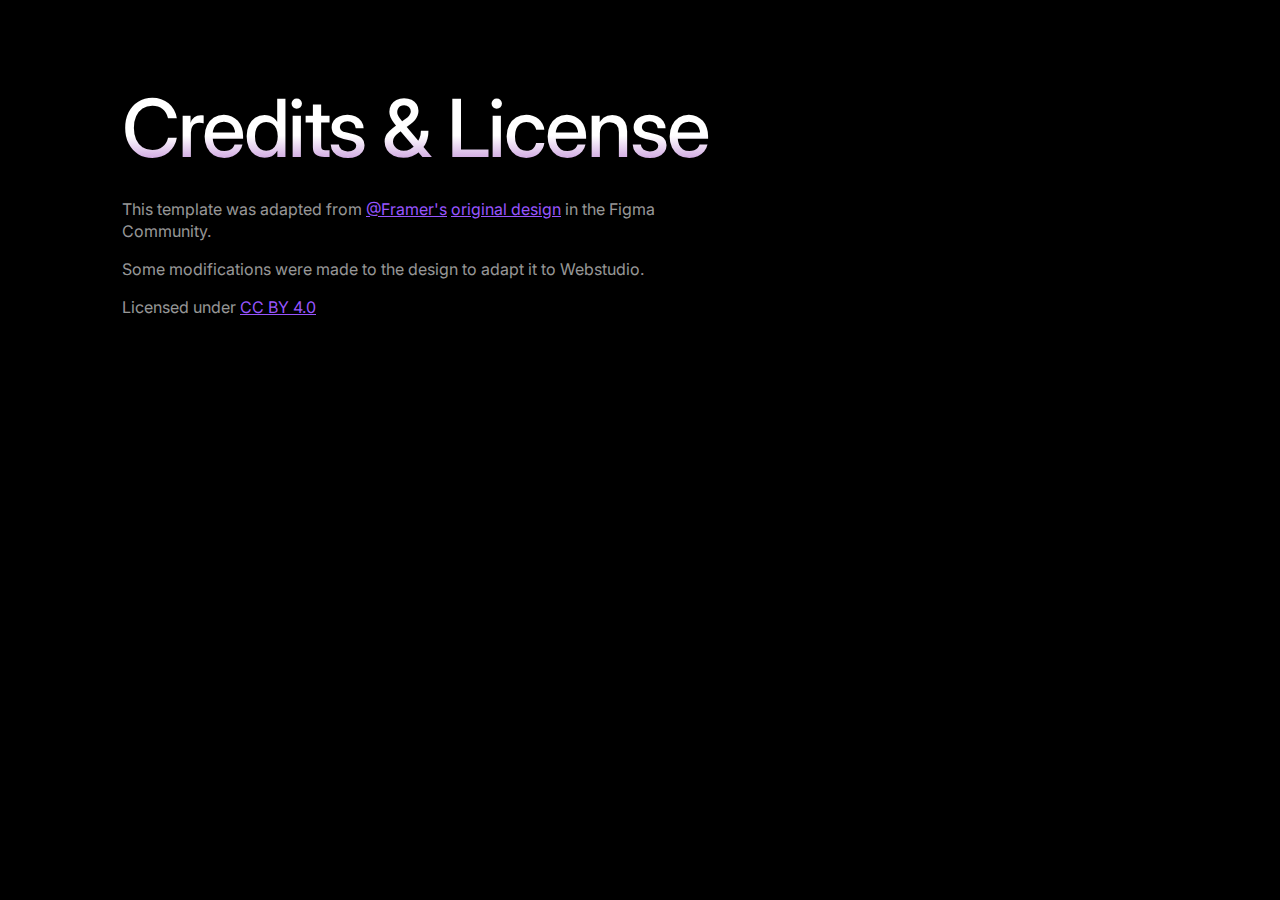
<file: credits/index.html>
<!doctype html>
<html
  lang="en"
  data-ws-project="287f0da1-0eb7-4323-9d6e-c26f14ab69b7"
  data-ws-last-published="2025-07-06T13:50:28.118Z"
>
  <head>
    <link
      rel="stylesheet"
      type="text/css"
      href="/assets/static/app_generated_index-6937cd5a.DIUjZUtr.css"
    />
    <meta charset="UTF-8" />
    <meta name="viewport" content="width=device-width,initial-scale=1" />
    <meta property="og:url" content="https://url/credits" />
    <title>Credits and License</title>
    <meta property="og:title" content="Credits and License" />
    <meta property="og:type" content="website" />
    <meta name="robots" content="noindex, nofollow" />
    <meta property="twitter:card" content="summary_large_image" />
    <link rel="icon" href="/assets/logo_r1qaJQiri6sK3rPyq-Sar.svg" />
    <link
      rel="preload"
      href="/assets/Inter-VariableFont_opsz_wght_5pWJ31-T_iPEwHdXmYt6P.ttf"
      as="font"
      crossorigin="anonymous"
    />
  </head>
  <body class="w-body">
    <div class="w-box">
      <main class="w-box">
        <section class="w-box cna0hdz c1mzb2kd">
          <div
            class="w-box c1357293 c9jnjeu czr2pxy c155uc7w cry9bxc c1lfjoq7 c1778y6x c1wt8a7g cn6056e c1117wcl c1fd0kk1 c11gzs80"
          >
            <h1
              class="w-heading c11nr3ex cy1haag c32myit cwrra4i c4rpps8 c1d23h5a cnu4kgu c1yb3n9o cbrrmm8 cuo9dm5 c40zsbj c13cx24t c1my01bv c8itdy4 c1dhz37v c1xzir7e"
            >
              Credits &amp; License
            </h1>
            <div class="w-box c1rco612">
              <p class="w-paragraph">
                This template was adapted from
                <a
                  href="https://www.figma.com/@framer"
                  target="_blank"
                  rel="nofollow"
                  class="w-rich-text-link c1pu3n16 cld4m44 c1e9wxra c1c9nyn co9inq6 c18nx7en c13zjl4p cl60rel c1ib9cr2 c1d7u282"
                  >@Framer&#x27;s</a
                >
                <a
                  href="https://www.figma.com/community/file/1387793529956204409"
                  target="_blank"
                  class="w-rich-text-link c1pu3n16 cld4m44 c1e9wxra c1c9nyn co9inq6 c18nx7en c13zjl4p cl60rel c1ib9cr2 c1d7u282"
                  >original design</a
                >
                in the Figma Community.
              </p>
              <p class="w-paragraph">
                Some modifications were made to the design to adapt it to
                Webstudio.
              </p>
              <p class="w-paragraph">
                Licensed under
                <a
                  href="https://creativecommons.org/licenses/by/4.0/"
                  target="_blank"
                  class="w-rich-text-link c1pu3n16 cld4m44 c1e9wxra c1c9nyn co9inq6 c18nx7en c13zjl4p cl60rel c1ib9cr2 c1d7u282"
                  >CC BY 4.0</a
                >
              </p>
            </div>
          </div>
        </section>
      </main>
    </div>
    <script id="vike_pageContext" type="application/json">
      {
        "_urlRewrite": null,
        "pageId": "/pages/credits",
        "routeParams": {},
        "data": {
          "url": "https://url/credits",
          "system": { "params": {}, "search": {}, "origin": "https://url" },
          "resources": {},
          "pageMeta": {
            "title": "Credits and License",
            "description": "",
            "excludePageFromSearch": true,
            "language": "",
            "socialImageAssetName": "!undefined",
            "socialImageUrl": "",
            "status": 200,
            "redirect": "",
            "custom": []
          }
        }
      }
    </script>
    <script id="vike_globalContext" type="application/json">
      {}
    </script>
    <script
      src="/assets/entries/entry-server-routing.CKwEWZT8.js"
      type="module"
      async
    ></script>
    <link
      rel="modulepreload"
      href="/assets/entries/pages_credits.Cl0m37Fz.js"
      as="script"
      type="text/javascript"
    /><link
      rel="modulepreload"
      href="/assets/chunks/chunk-Bln2QMlr.js"
      as="script"
      type="text/javascript"
    />
  </body>
</html>
</file>
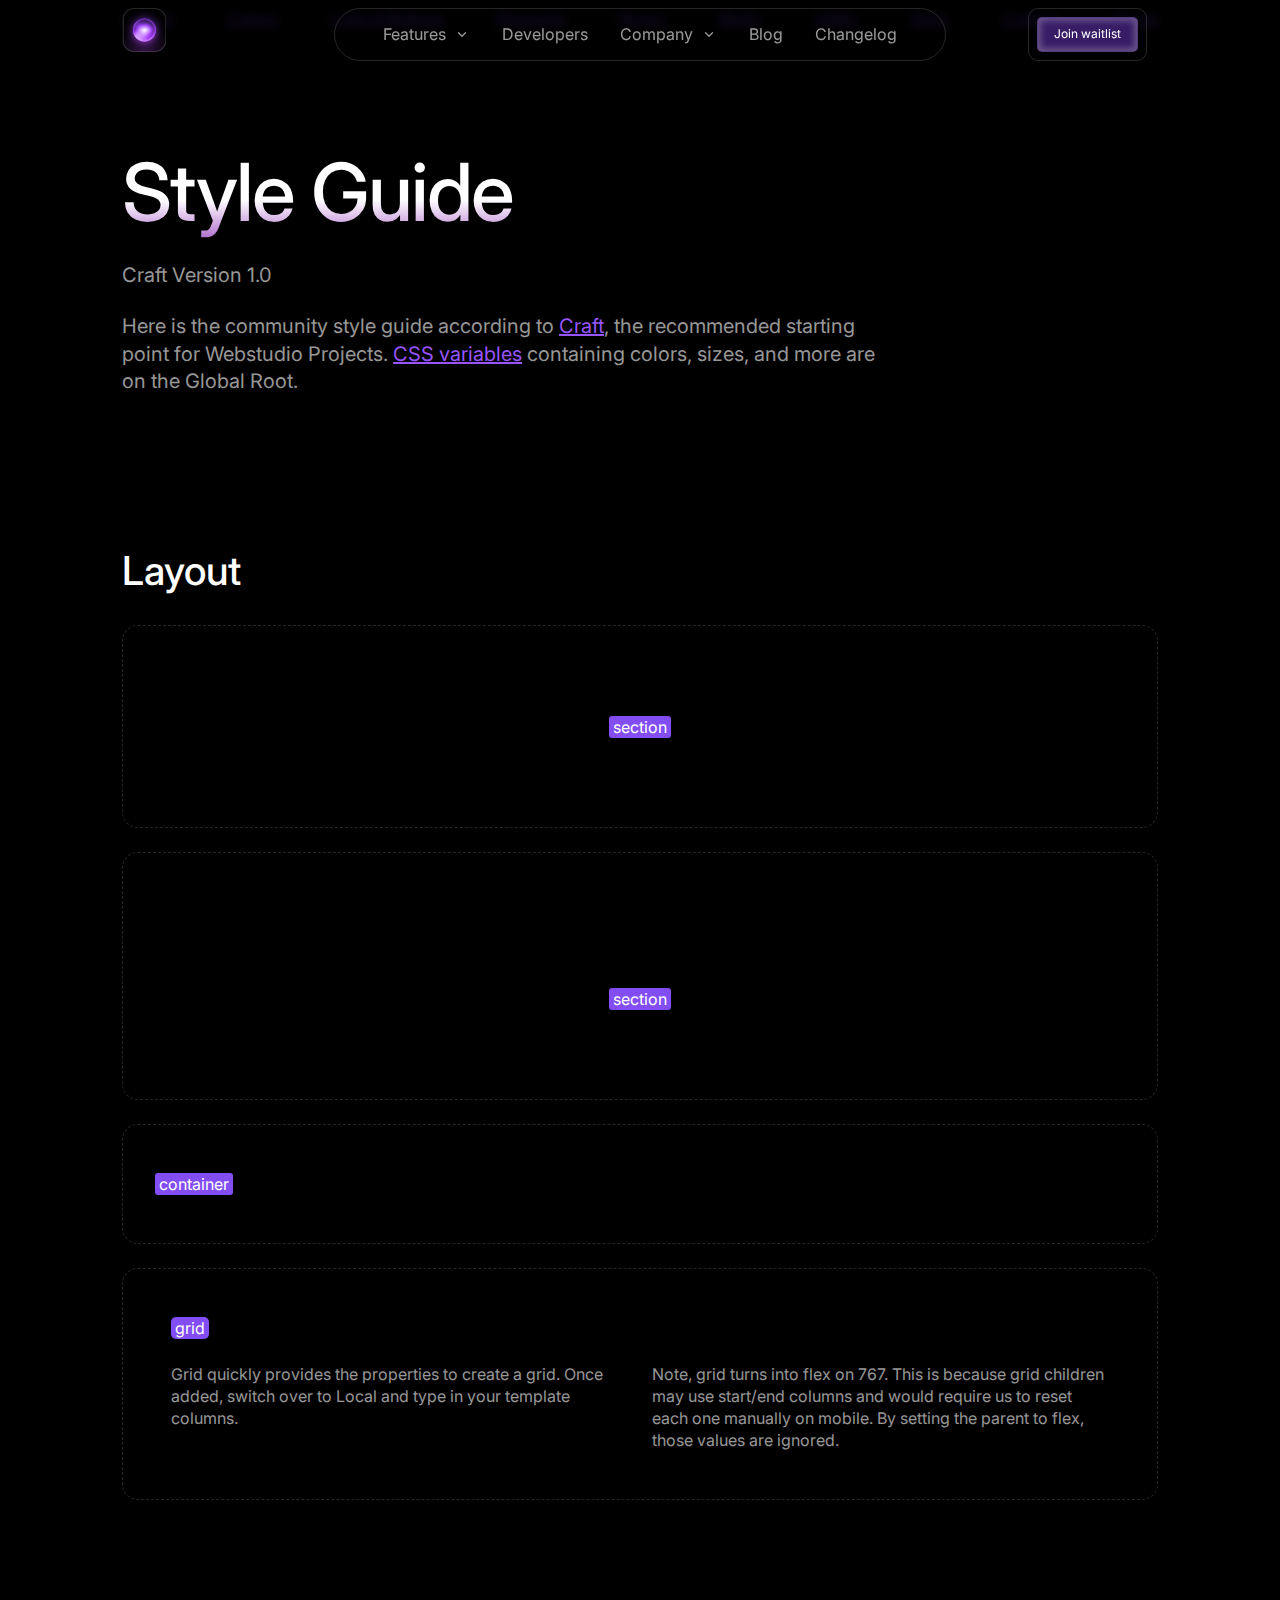
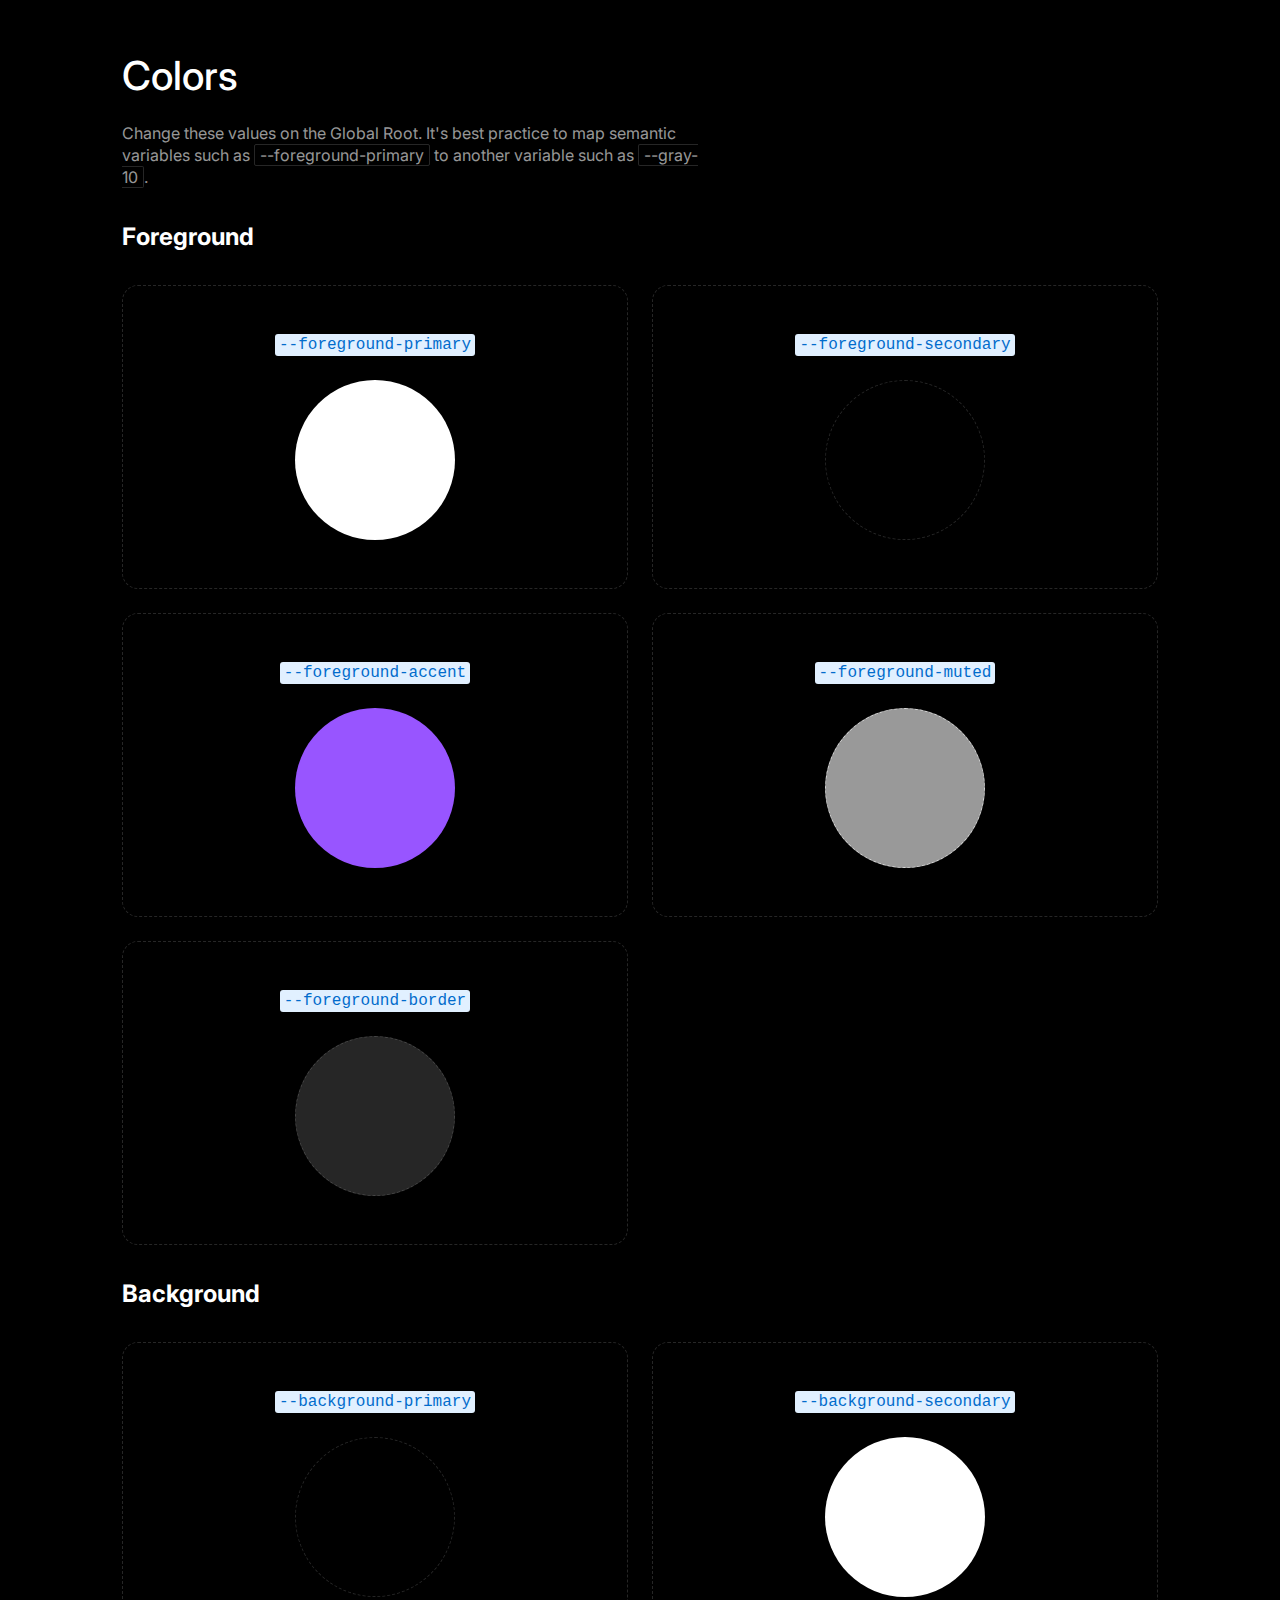
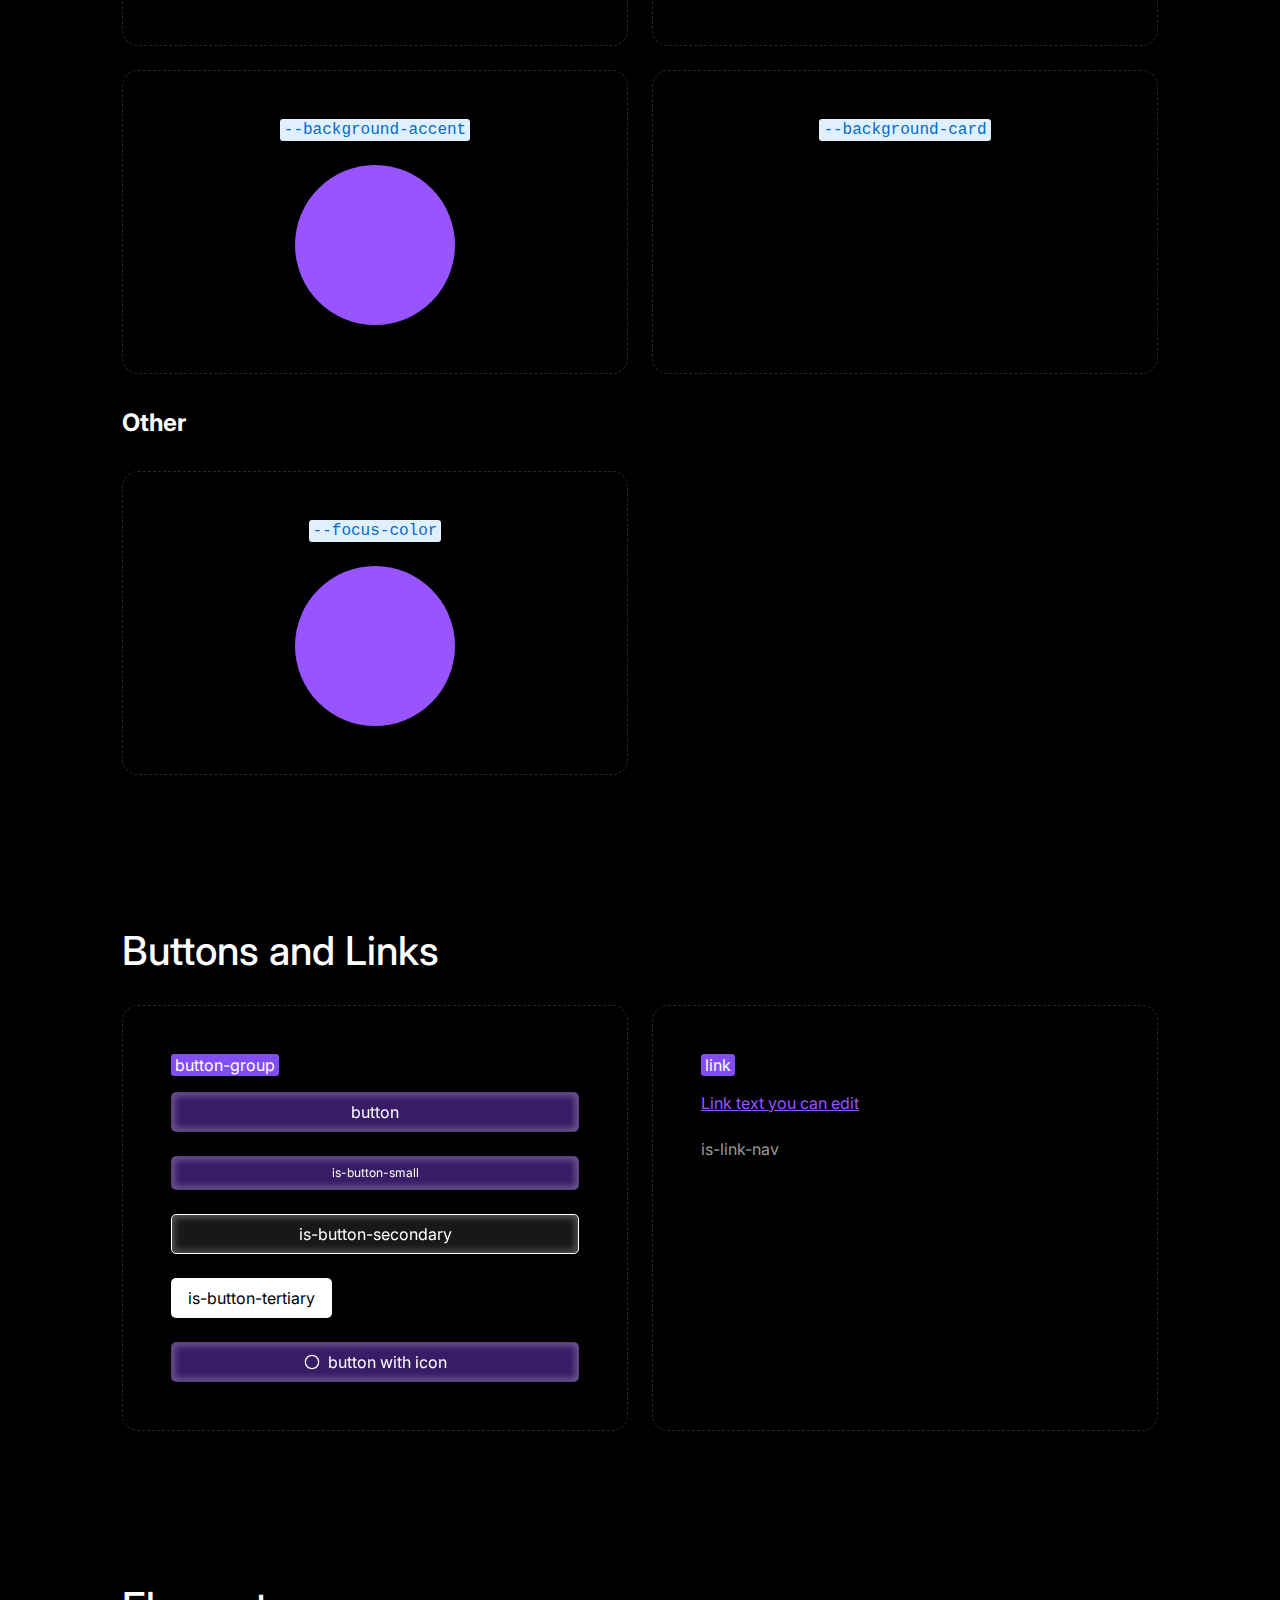
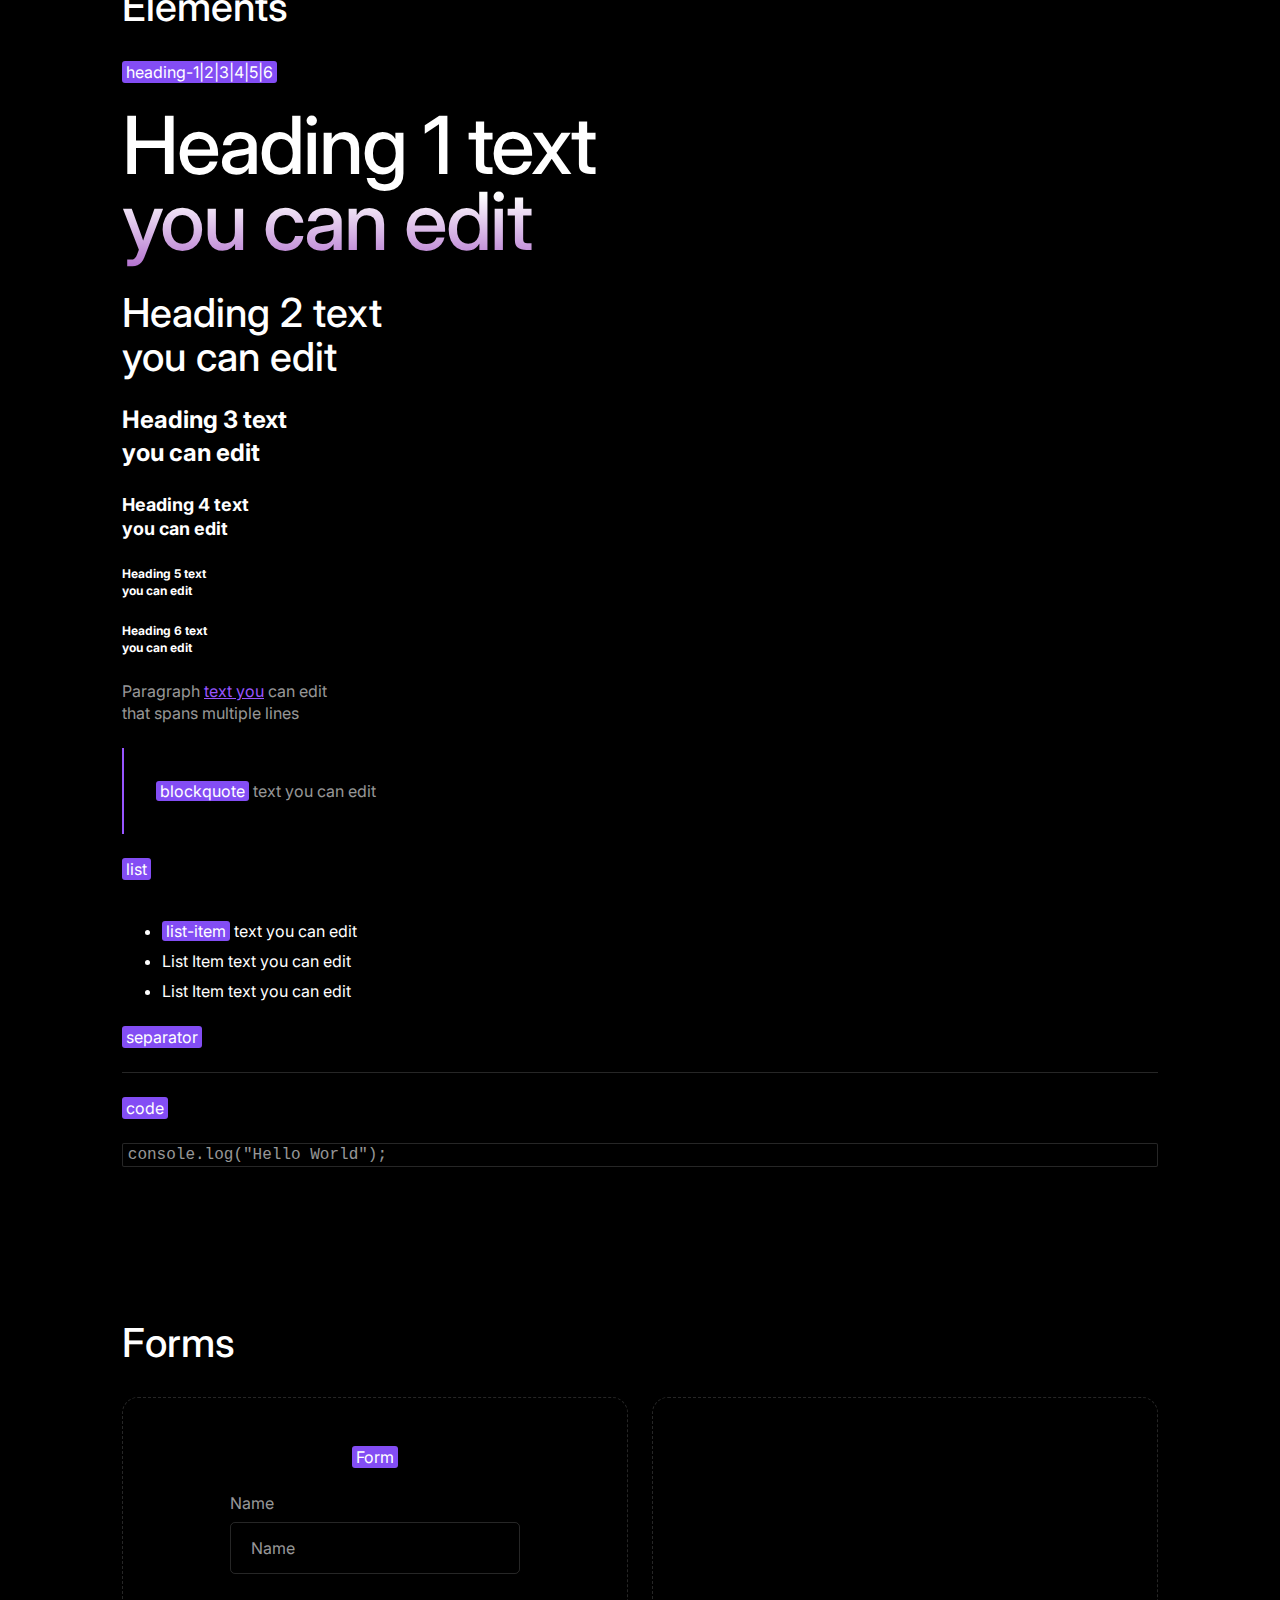
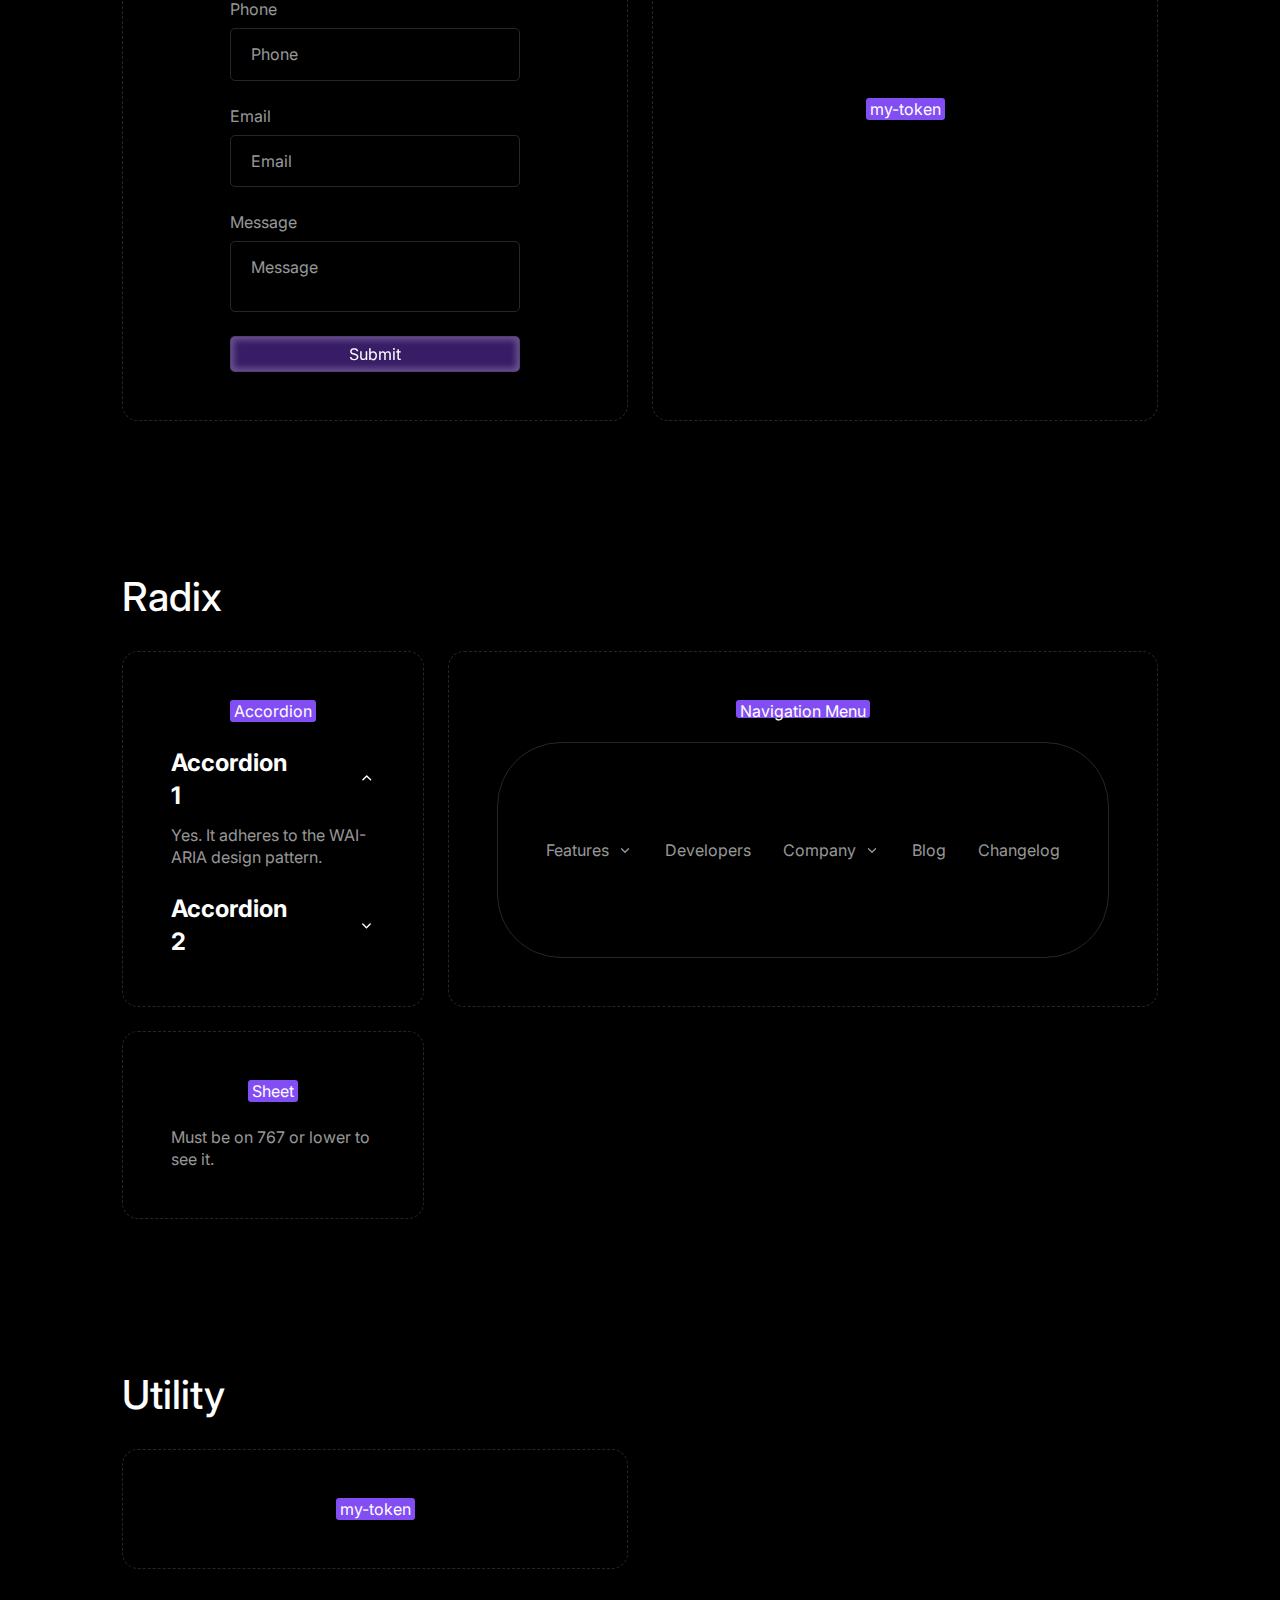
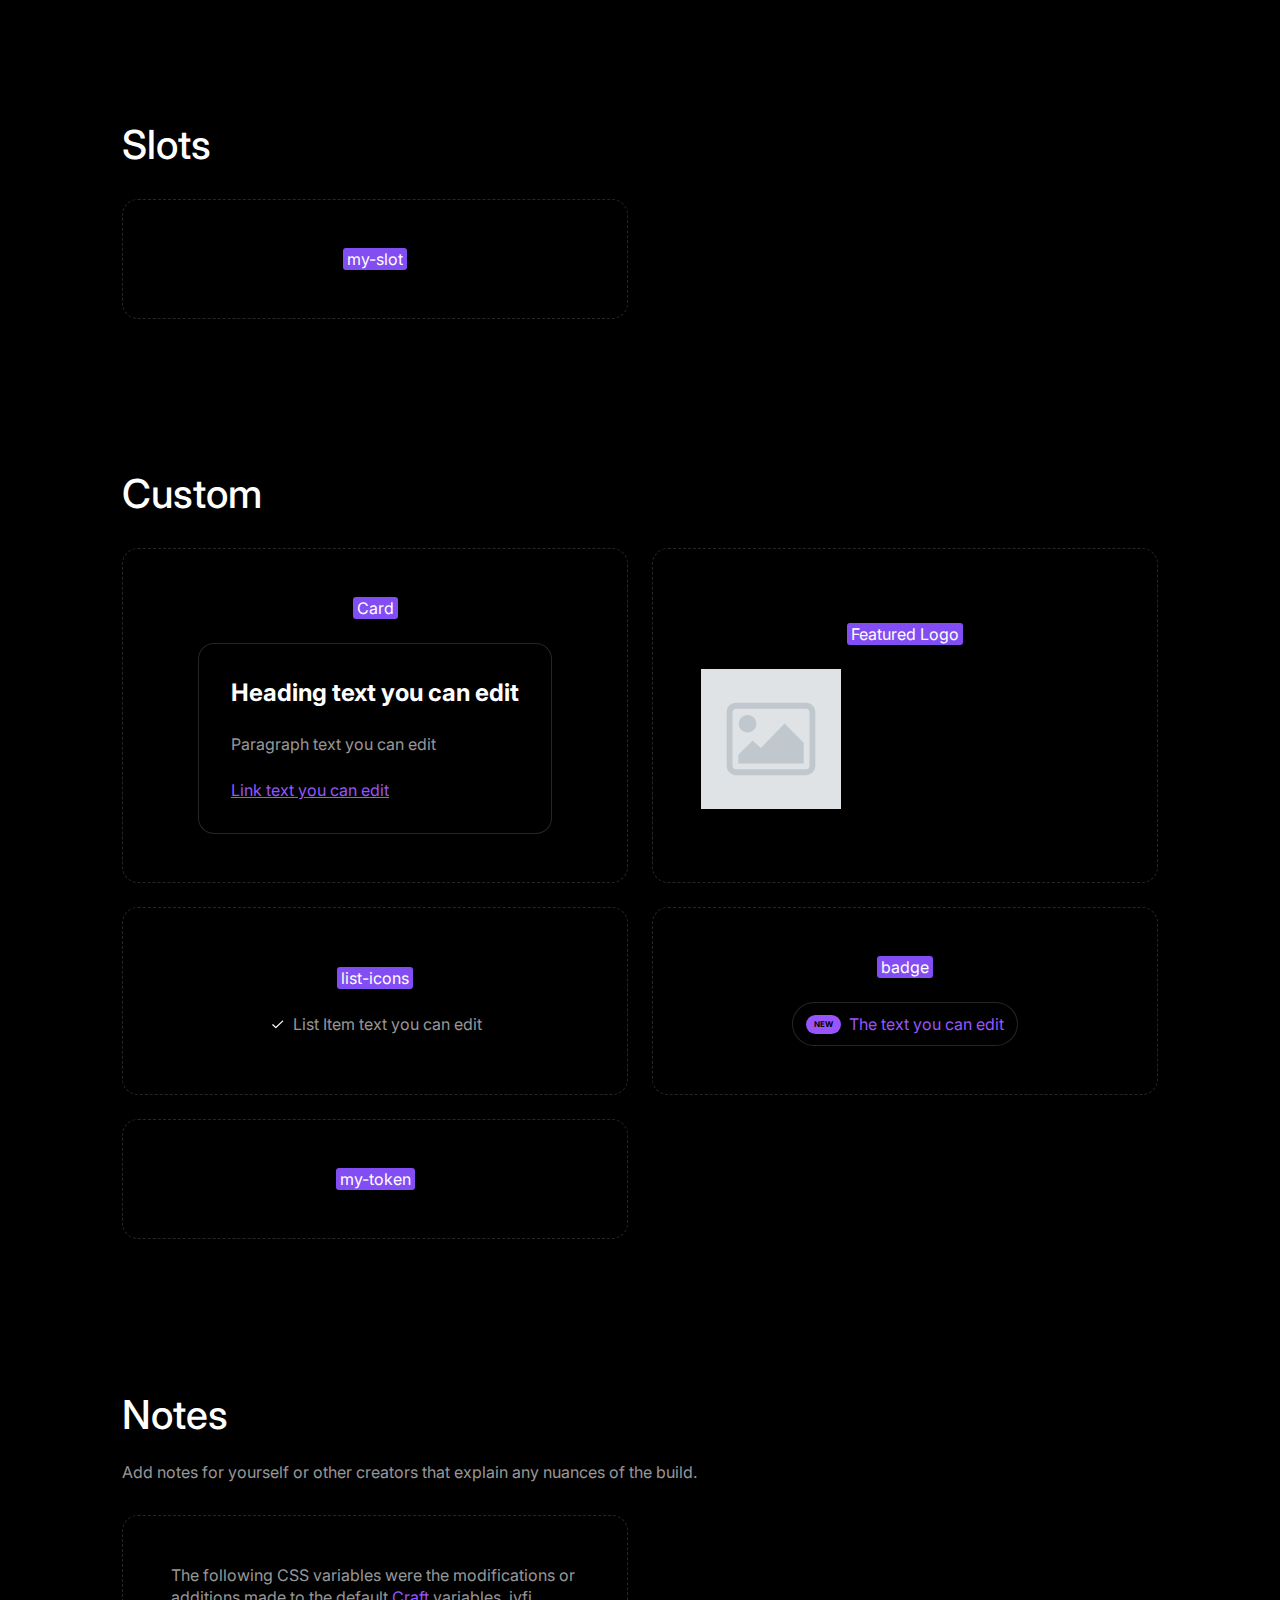
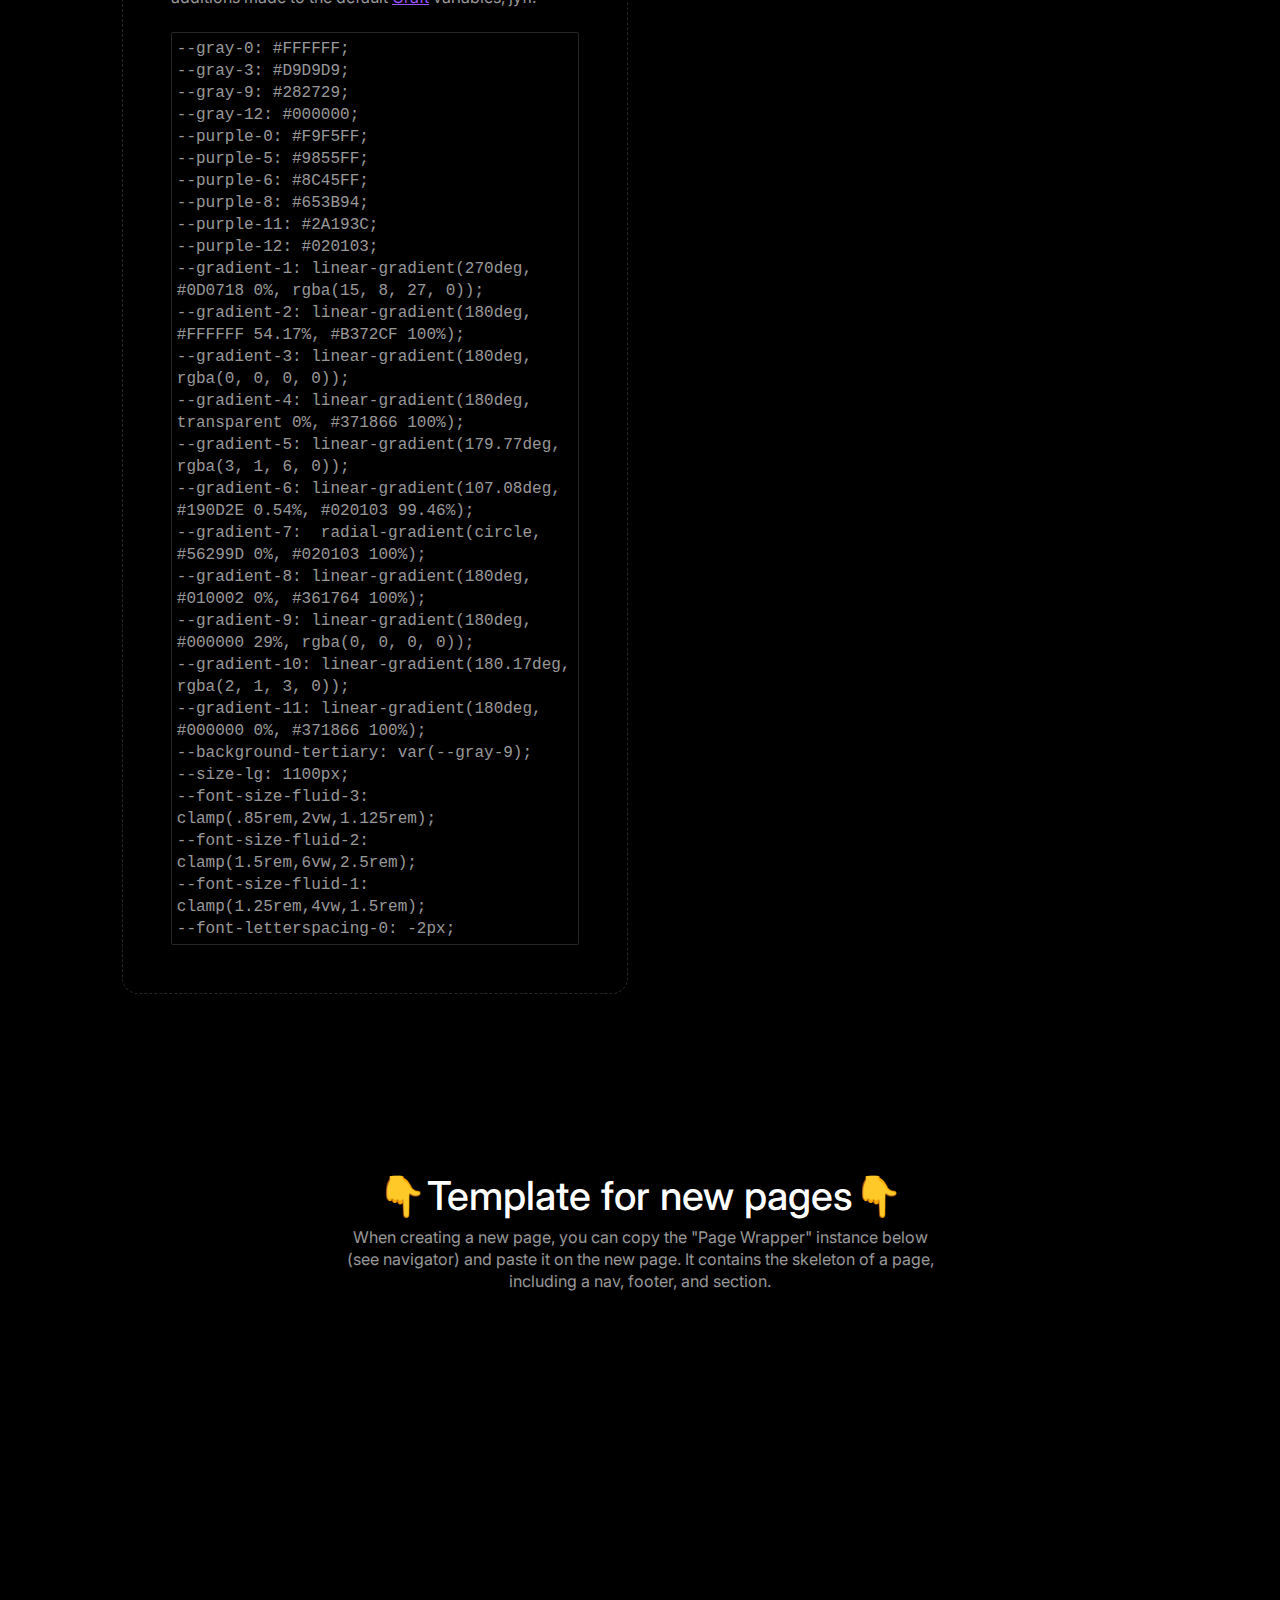
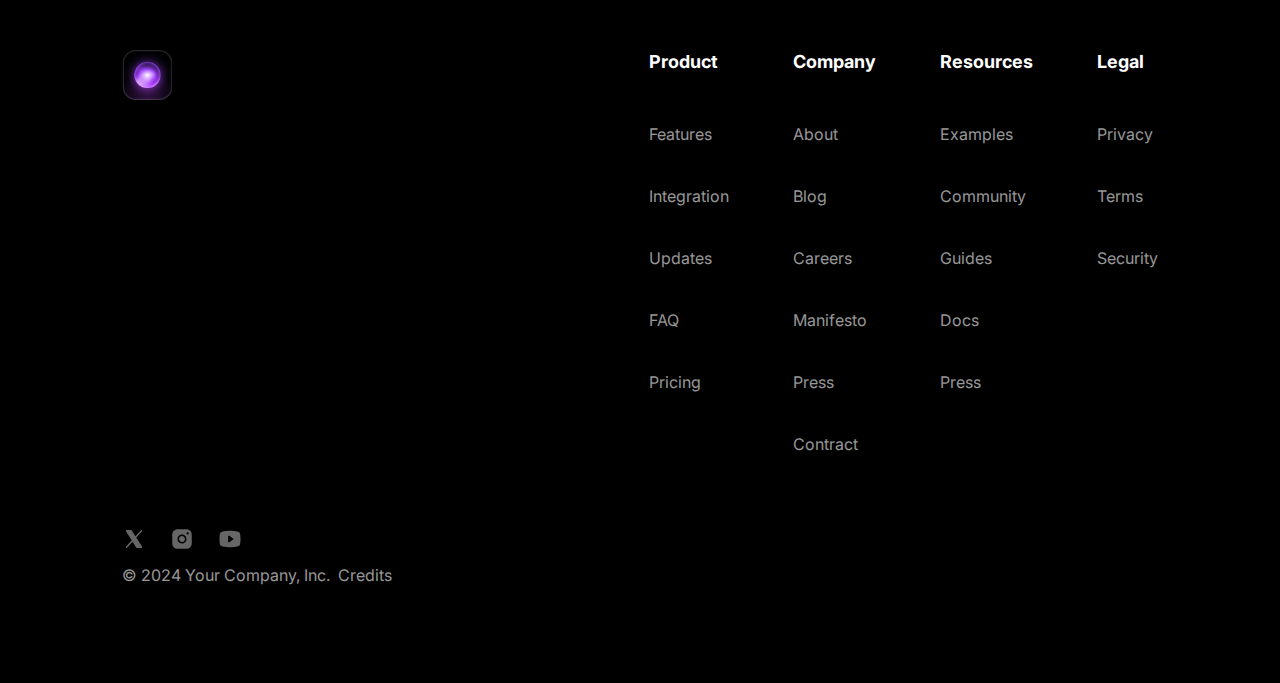
<file: style-guide/index.html>
<!doctype html>
<html
  lang="en"
  data-ws-project="287f0da1-0eb7-4323-9d6e-c26f14ab69b7"
  data-ws-last-published="2025-07-06T13:50:28.118Z"
>
  <head>
    <link
      rel="stylesheet"
      type="text/css"
      href="/assets/static/app_generated_index-6937cd5a.DIUjZUtr.css"
    />
    <meta charset="UTF-8" />
    <meta name="viewport" content="width=device-width,initial-scale=1" />
    <link
      rel="preload"
      as="image"
      imagesrcset="/assets/Logo_(1)_4DOjcRBy3o604SWE02Vw5.png 16w, /assets/Logo_(1)_4DOjcRBy3o604SWE02Vw5.png 32w, /assets/Logo_(1)_4DOjcRBy3o604SWE02Vw5.png 48w, /assets/Logo_(1)_4DOjcRBy3o604SWE02Vw5.png 64w, /assets/Logo_(1)_4DOjcRBy3o604SWE02Vw5.png 96w, /assets/Logo_(1)_4DOjcRBy3o604SWE02Vw5.png 128w, /assets/Logo_(1)_4DOjcRBy3o604SWE02Vw5.png 256w, /assets/Logo_(1)_4DOjcRBy3o604SWE02Vw5.png 384w"
      imagesizes="100vw"
    />
    <meta property="og:url" content="https://url/style-guide" />
    <title>Untitled</title>
    <meta property="og:title" content="Untitled" />
    <meta property="og:type" content="website" />
    <meta name="robots" content="noindex, nofollow" />
    <meta property="twitter:card" content="summary_large_image" />
    <link rel="icon" href="/assets/logo_r1qaJQiri6sK3rPyq-Sar.svg" />
    <link
      rel="preload"
      href="/assets/Inter-VariableFont_opsz_wght_5pWJ31-T_iPEwHdXmYt6P.ttf"
      as="font"
      crossorigin="anonymous"
    />
    <link
      rel="preload"
      href="/assets/Group_1_3Lze2enBpFNP3rVOtd0Yp.svg"
      as="image"
    />
    <link
      rel="preload"
      href="/assets/Pattern_79YdcihVRk2R5H0fuZxz7.svg"
      as="image"
    />
    <link
      rel="preload"
      href="/assets/App_Wide_2x_1_(1)_69MShZLi3pDA9oCPN794H.webp"
      as="image"
    />
    <link
      rel="preload"
      href="/assets/Icons_Zs8GOxaeJO22wgbZCoQDR.svg"
      as="image"
    />
  </head>
  <body id="top" class="w-body">
    <div class="w-box cna0hdz c1mzb2kd">
      <div
        class="w-box c1357293 c9jnjeu czr2pxy c155uc7w cry9bxc c1lfjoq7 c1778y6x c1wt8a7g c11ykhog c1kt5iwx c1fd0kk1 c11gzs80"
      >
        <div class="w-box cry9bxc c1lfjoq7 c1z0l37u c1ml0hr7 cbmc0x9">
          <h1
            class="w-heading c11nr3ex cy1haag c32myit cwrra4i c4rpps8 c1d23h5a cnu4kgu c1yb3n9o cbrrmm8 cuo9dm5 c40zsbj c13cx24t c1my01bv c8itdy4 c1dhz37v c1xzir7e"
          >
            Style Guide
          </h1>
          <div class="w-text c1nkzcyu che9upb">Craft Version 1.0</div>
          <p class="w-paragraph cz5g8eb c1nkzcyu">
            Here is the community style guide according to
            <a
              href="https://docs.webstudio.is/university/craft"
              target="_blank"
              class="w-rich-text-link c1pu3n16 cld4m44 c1e9wxra c1c9nyn co9inq6 c18nx7en c13zjl4p cl60rel c1ib9cr2 c1d7u282"
              >Craft</a
            >, the recommended starting point for Webstudio Projects.
            <a
              href="https://docs.webstudio.is/university/foundations/css-variables"
              target="_blank"
              class="w-rich-text-link c1pu3n16 cld4m44 c1e9wxra c1c9nyn co9inq6 c18nx7en c13zjl4p cl60rel c1ib9cr2 c1d7u282"
              >CSS variables</a
            >
            containing colors, sizes, and more are on the Global Root.
          </p>
        </div>
        <div
          id="layout"
          class="w-box cry9bxc c1lfjoq7 cdq89vd c1tcoltv c1778y6x"
        >
          <div class="w-box cry9bxc c1lfjoq7 c1z0l37u c1ml0hr7 cbmc0x9">
            <h2
              class="w-heading c1dxq9cf cy1haag c32myit cwrra4i c12y6bqh c1mpwk4w"
            >
              Layout
            </h2>
          </div>
          <div class="w-box copqmak c9sypx0 c1w3ahi2 c3zdkj3 c1lcvbhc">
            <div
              class="w-box c12n5uks csb0ifw cg5j03k c8od1c4 cry9bxc c1qyy4dh ct02u4h cna0hdz c1mzb2kd c1vaudkt cci8rp4 c1fhkm63 clv8gve c1lfjoq7 cll3pt2 c1gy5yet ck4tzbx"
            >
              <div
                class="w-text c1yehcfp cbvffy can94pj c1p3n7hw c1qom380 c1pn4vw7 cczo11 c1tnvyeo c1pm51o8 c18tatc1"
              >
                section
              </div>
            </div>
            <div
              class="w-box c12n5uks csb0ifw cg5j03k c8od1c4 cry9bxc c1qyy4dh ct02u4h ch3bbj5 c1mzb2kd c1vaudkt cci8rp4 c1fhkm63 clv8gve c1lfjoq7 cll3pt2 c1gy5yet ck4tzbx"
            >
              <div
                class="w-text c1yehcfp cbvffy can94pj c1p3n7hw c1qom380 c1pn4vw7 cczo11 c1tnvyeo c1pm51o8 c18tatc1"
              >
                section
              </div>
            </div>
            <div
              class="w-box c12n5uks csb0ifw cg5j03k c8od1c4 cry9bxc c1778y6x c1wt8a7g c2keyc8 cnkorcr c1fd0kk1 c11gzs80 c1fhkm63 clv8gve c1lfjoq7 c1s46o9r cdczzub c1357293 c9jnjeu czr2pxy c155uc7w ck4tzbx"
            >
              <div
                class="w-text c1yehcfp cbvffy can94pj c1p3n7hw c1qom380 c1pn4vw7 cczo11 c1tnvyeo c1pm51o8 c18tatc1"
              >
                container
              </div>
            </div>
            <div
              class="w-box c12n5uks csb0ifw cg5j03k c8od1c4 copqmak c1vrexag ct02u4h c1fhkm63 clv8gve c1lfjoq7 c10zkoym ct8c5y2 c1f64byh co2qwzx ck4tzbx c1g7fxd7 cx6c9kw c174sw29"
            >
              <div class="w-box c7rvndl c2w8hv4">
                <div
                  class="w-text c1yehcfp c1umavhe caipwxg cbvffy can94pj cuccfz7 cir85gx c1qom380 cr8yqfm c1ufwdzl c5blvcv cml0h3f c5m8ase clv8gve"
                >
                  grid
                </div>
              </div>
              <div class="w-box">
                <p class="w-paragraph">
                  Grid quickly provides the properties to create a grid. Once
                  added, switch over to Local and type in your template columns.
                </p>
              </div>
              <div class="w-box">
                <p class="w-paragraph">
                  Note, grid turns into flex on 767. This is because grid
                  children may use start/end columns and would require us to
                  reset each one manually on mobile. By setting the parent to
                  flex, those values are ignored.
                </p>
              </div>
            </div>
          </div>
        </div>
        <div
          id="colors"
          class="w-box cry9bxc c1lfjoq7 cdq89vd c1tcoltv c1778y6x"
        >
          <div class="w-box cry9bxc c1lfjoq7 c1z0l37u c1ml0hr7 cbmc0x9">
            <h2
              class="w-heading c1dxq9cf cy1haag c32myit cwrra4i c12y6bqh c1mpwk4w"
            >
              Colors
            </h2>
            <p class="w-paragraph che9upb c1rco612">
              Change these values on the Global Root. It&#x27;s best practice to
              map semantic variables such as
              <span
                class="w-text-1 c2i0393 c19evryj cntnubm c16hrg7f c12vy3a5 cuwcd3w c1qakuu0 cz20ayj"
                >--foreground-primary</span
              >
              to another variable such as
              <span
                class="w-text-1 c2i0393 c19evryj cntnubm c16hrg7f c12vy3a5 cuwcd3w c1qakuu0 cz20ayj"
                >--gray-10</span
              >.
            </p>
          </div>
          <h3 class="w-heading cuoke4w c11dowh9 c32myit cwrra4i c12y6bqh">
            Foreground
          </h3>
          <div class="w-box copqmak c1f64byh c1w3ahi2 c3zdkj3 c1lcvbhc">
            <div
              class="w-box c12n5uks csb0ifw cg5j03k c8od1c4 cry9bxc c1qyy4dh ct02u4h c1fhkm63 clv8gve c1lfjoq7 cll3pt2 c1gy5yet ck4tzbx c1g7fxd7"
            >
              <div
                class="w-text c1cty1eq cbvffy can94pj cdt4mfm c1qom380 c1pn4vw7 cczo11 c1tnvyeo c1pm51o8 c18tatc1 c16x0h2l"
              >
                --foreground-primary
              </div>
              <div
                class="w-box cagnu3j c1cx42qj c1nj04wn c1nitjp7 c195lvp6 c1hr6a6t c1s9lq31 c12y6bqh c6pvryr"
              ></div>
            </div>
            <div
              class="w-box c12n5uks csb0ifw cg5j03k c8od1c4 cry9bxc c1qyy4dh ct02u4h c1fhkm63 clv8gve c1lfjoq7 cll3pt2 c1gy5yet ck4tzbx c1g7fxd7"
            >
              <div
                class="w-text c1cty1eq cbvffy can94pj cdt4mfm c1qom380 c1pn4vw7 cczo11 c1tnvyeo c1pm51o8 c18tatc1 c16x0h2l"
              >
                --foreground-secondary
              </div>
              <div
                class="w-box cagnu3j c1cx42qj c1nj04wn c1nitjp7 c195lvp6 c1hr6a6t c1s9lq31 c1bd9ep2 ck4tzbx"
              ></div>
            </div>
            <div
              class="w-box c12n5uks csb0ifw cg5j03k c8od1c4 cry9bxc c1qyy4dh ct02u4h c1fhkm63 clv8gve c1lfjoq7 cll3pt2 c1gy5yet ck4tzbx c1g7fxd7"
            >
              <div
                class="w-text c1cty1eq cbvffy can94pj cdt4mfm c1qom380 c1pn4vw7 cczo11 c1tnvyeo c1pm51o8 c18tatc1 c16x0h2l"
              >
                --foreground-accent
              </div>
              <div
                class="w-box cagnu3j c1cx42qj c1nj04wn c1nitjp7 c195lvp6 c1hr6a6t c1s9lq31 cpp0nin c6pvryr"
              ></div>
            </div>
            <div
              class="w-box c12n5uks csb0ifw cg5j03k c8od1c4 cry9bxc c1qyy4dh ct02u4h c1fhkm63 clv8gve c1lfjoq7 cll3pt2 c1gy5yet ck4tzbx c1g7fxd7"
            >
              <div
                class="w-text c1cty1eq cbvffy can94pj cdt4mfm c1qom380 c1pn4vw7 cczo11 c1tnvyeo c1pm51o8 c18tatc1 c16x0h2l"
              >
                --foreground-muted
              </div>
              <div
                class="w-box cagnu3j c1cx42qj c1nj04wn c1nitjp7 c195lvp6 c1hr6a6t c1s9lq31 czt9u4x c6pvryr"
              ></div>
            </div>
            <div
              class="w-box c12n5uks csb0ifw cg5j03k c8od1c4 cry9bxc c1qyy4dh ct02u4h c1fhkm63 clv8gve c1lfjoq7 cll3pt2 c1gy5yet ck4tzbx c1g7fxd7"
            >
              <div
                class="w-text c1cty1eq cbvffy can94pj cdt4mfm c1qom380 c1pn4vw7 cczo11 c1tnvyeo c1pm51o8 c18tatc1 c16x0h2l"
              >
                --foreground-border
              </div>
              <div
                class="w-box cagnu3j c1cx42qj c1nj04wn c1nitjp7 c195lvp6 c1hr6a6t c1s9lq31 cchda18 c6pvryr"
              ></div>
            </div>
          </div>
          <h3 class="w-heading cuoke4w c11dowh9 c32myit cwrra4i c12y6bqh">
            Background
          </h3>
          <div class="w-box copqmak c1f64byh c1w3ahi2 c3zdkj3 c1lcvbhc">
            <div
              class="w-box c12n5uks csb0ifw cg5j03k c8od1c4 cry9bxc c1qyy4dh ct02u4h c1fhkm63 clv8gve c1lfjoq7 cll3pt2 c1gy5yet ck4tzbx c1g7fxd7"
            >
              <div
                class="w-text c1cty1eq cbvffy can94pj cdt4mfm c1qom380 c1pn4vw7 cczo11 c1tnvyeo c1pm51o8 c18tatc1 c16x0h2l"
              >
                --background-primary
              </div>
              <div
                class="w-box cagnu3j c1cx42qj c1nj04wn c1nitjp7 c195lvp6 c1hr6a6t c1s9lq31 cvgv9nf ck4tzbx"
              ></div>
            </div>
            <div
              class="w-box c12n5uks csb0ifw cg5j03k c8od1c4 cry9bxc c1qyy4dh ct02u4h c1fhkm63 clv8gve c1lfjoq7 cll3pt2 c1gy5yet ck4tzbx c1g7fxd7"
            >
              <div
                class="w-text c1cty1eq cbvffy can94pj cdt4mfm c1qom380 c1pn4vw7 cczo11 c1tnvyeo c1pm51o8 c18tatc1 c16x0h2l"
              >
                --background-secondary
              </div>
              <div
                class="w-box cagnu3j c1cx42qj c1nj04wn c1nitjp7 c195lvp6 c1hr6a6t c1s9lq31 c1llqm3g c6pvryr"
              ></div>
            </div>
            <div
              class="w-box c12n5uks csb0ifw cg5j03k c8od1c4 cry9bxc c1qyy4dh ct02u4h c1fhkm63 clv8gve c1lfjoq7 cll3pt2 c1gy5yet ck4tzbx c1g7fxd7"
            >
              <div
                class="w-text c1cty1eq cbvffy can94pj cdt4mfm c1qom380 c1pn4vw7 cczo11 c1tnvyeo c1pm51o8 c18tatc1 c16x0h2l"
              >
                --background-accent
              </div>
              <div
                class="w-box cagnu3j c1cx42qj c1nj04wn c1nitjp7 c195lvp6 c1hr6a6t c1s9lq31 c1iv8y8b c6pvryr"
              ></div>
            </div>
            <div
              class="w-box c12n5uks csb0ifw cg5j03k c8od1c4 cry9bxc c1qyy4dh ct02u4h c1fhkm63 clv8gve c1lfjoq7 cll3pt2 c1gy5yet ck4tzbx c1g7fxd7"
            >
              <div
                class="w-text c1cty1eq cbvffy can94pj cdt4mfm c1qom380 c1pn4vw7 cczo11 c1tnvyeo c1pm51o8 c18tatc1 c16x0h2l"
              >
                --background-card
              </div>
              <div
                class="w-box cagnu3j c1cx42qj c1nj04wn c1nitjp7 c195lvp6 c1hr6a6t c1s9lq31 cow0ixc c6pvryr"
              ></div>
            </div>
          </div>
          <h3 class="w-heading cuoke4w c11dowh9 c32myit cwrra4i c12y6bqh">
            Other
          </h3>
          <div class="w-box copqmak c1f64byh c1w3ahi2 c3zdkj3 c1lcvbhc">
            <div
              class="w-box c12n5uks csb0ifw cg5j03k c8od1c4 cry9bxc c1qyy4dh ct02u4h c1fhkm63 clv8gve c1lfjoq7 cll3pt2 c1gy5yet ck4tzbx c1g7fxd7"
            >
              <div
                class="w-text c1cty1eq cbvffy can94pj cdt4mfm c1qom380 c1pn4vw7 cczo11 c1tnvyeo c1pm51o8 c18tatc1 c16x0h2l"
              >
                --focus-color
              </div>
              <div
                class="w-box cagnu3j c1cx42qj c1nj04wn c1nitjp7 c195lvp6 c1hr6a6t c1s9lq31 c17o0p2u c6pvryr"
              ></div>
            </div>
          </div>
        </div>
        <div
          id="links-buttons"
          class="w-box cry9bxc c1lfjoq7 cdq89vd c1tcoltv c1778y6x"
        >
          <div class="w-box cry9bxc c1lfjoq7 c1z0l37u c1ml0hr7 cbmc0x9">
            <h2
              class="w-heading c1dxq9cf cy1haag c32myit cwrra4i c12y6bqh c1mpwk4w"
            >
              Buttons and Links
            </h2>
          </div>
          <div class="w-box copqmak c1f64byh c1w3ahi2 c3zdkj3 c1lcvbhc">
            <div
              class="w-box c12n5uks csb0ifw cg5j03k c8od1c4 cry9bxc c16xs6ny c1wt8a7g c1fhkm63 clv8gve c1lfjoq7 c133lpx4 c14u5o53 ck4tzbx c1g7fxd7"
            >
              <div
                class="w-text c1yehcfp cbvffy can94pj c1p3n7hw c1qom380 c1pn4vw7 cczo11 c1tnvyeo c1pm51o8 c18tatc1"
              >
                button-group
              </div>
              <div
                class="w-box cry9bxc c1qyy4dh c1wt8a7g c10zkoym ct8c5y2 c15cml01"
              >
                <a
                  class="w-link cnrz8fp c13b531o c1my01bv c14z1eqr c1ktl1y1 cr8yqfm c1ufwdzl c5blvcv cml0h3f c135vpv5 csru8nn c1qyy4dh ct02u4h c1md20bl c1e892th c1qom380 c10ldywu cbm6zv4 c1b1wvmf c1mcu1jn c1d7r856 cd3iwfe c1yhcvvf cwc6hbl c11r52nx czr2pxy cheslu6 cl60rel c1ib9cr2 cr2cdex"
                  href="#"
                  ><span class="w-text">button</span></a
                ><a
                  class="w-link cnrz8fp c13b531o c1my01bv c14z1eqr c1ktl1y1 cr8yqfm c1ufwdzl c5blvcv cml0h3f c135vpv5 csru8nn c1qyy4dh ct02u4h c1md20bl c1e892th c1qom380 c10ldywu cbm6zv4 c1b1wvmf c1mcu1jn c1d7r856 cd3iwfe c1yhcvvf cwc6hbl c11r52nx czr2pxy c3pidkv c1kol985 cheslu6 cl60rel c1ib9cr2 cr2cdex"
                  href="#"
                  ><span class="w-text">is-button-small</span></a
                ><a
                  class="w-link c1mtjugd c13b531o c1my01bv c14z1eqr c1ktl1y1 cr8yqfm c1ufwdzl c5blvcv cml0h3f c135vpv5 csru8nn c1qyy4dh ct02u4h c1md20bl c1e892th c1qom380 c1gkfupp cbm6zv4 c1b1wvmf c1mcu1jn c1d7r856 cd3iwfe c1yhcvvf cwc6hbl c11r52nx czr2pxy ckz5c6u cl60rel c1ib9cr2 c1vlwcj"
                  href="#"
                  >is-button-secondary</a
                ><a
                  class="w-link c1plv2ab c13b531o c1my01bv c14z1eqr c1ktl1y1 cr8yqfm c1ufwdzl c5blvcv cml0h3f c135vpv5 csru8nn c1qyy4dh ct02u4h c1md20bl c1e892th c1qom380 cn2jcgb cdcs8wy c1m1praz c1mcu1jn c1d7r856 cd3iwfe c1yhcvvf cwc6hbl c11r52nx cblpe2z cheslu6 cl60rel c1ib9cr2 c82bfcw c1ukphsi"
                  href="#"
                  >is-button-tertiary</a
                ><a
                  class="w-link cnrz8fp c13b531o c1my01bv c14z1eqr c1ktl1y1 cr8yqfm c1ufwdzl c5blvcv cml0h3f c135vpv5 csru8nn c1qyy4dh ct02u4h c1md20bl c1e892th c1qom380 c10ldywu cbm6zv4 c1b1wvmf c1mcu1jn c1d7r856 cd3iwfe c1yhcvvf cwc6hbl c11r52nx czr2pxy cheslu6 cl60rel c1ib9cr2 cr2cdex"
                  href="#"
                  ><div
                    class="w-html-embed csru8nn ch2prsz cg4iiql c1qyy4dh ct02u4h"
                  >
                    <svg
                      xmlns="http://www.w3.org/2000/svg"
                      width="24"
                      height="24"
                      viewBox="0 0 24 24"
                      fill="none"
                      stroke="currentColor"
                      stroke-width="2"
                      stroke-linecap="round"
                      stroke-linejoin="round"
                    >
                      <circle cx="12" cy="12" r="10"></circle>
                    </svg>
                  </div>
                  <span class="w-text">button with icon</span></a
                >
              </div>
            </div>
            <div
              class="w-box c12n5uks csb0ifw cg5j03k c8od1c4 cry9bxc c16xs6ny c1wt8a7g c1fhkm63 clv8gve c1lfjoq7 c133lpx4 c14u5o53 ck4tzbx c1g7fxd7"
            >
              <div
                class="w-text c1yehcfp cbvffy can94pj c1p3n7hw c1qom380 c1pn4vw7 cczo11 c1tnvyeo c1pm51o8 c18tatc1"
              >
                link
              </div>
              <a
                class="w-link c1pu3n16 cld4m44 c1e9wxra c1c9nyn co9inq6 c18nx7en c13zjl4p cl60rel c1ib9cr2 c1d7u282"
                href="#"
                >Link text you can edit</a
              ><a
                class="w-link catu86a csru8nn c1e9wxra c1c9nyn co9inq6 c18nx7en c13zjl4p ch11gwv c1md20bl c1e892th c1qyy4dh ct02u4h c1e7helk c1l0vha7 csyy8v5 c1bc2i7x c17r8x7j c13b531o c1my01bv c135vpv5 c1y6imu0 c3qzgd0 cl60rel c1ib9cr2 c1ukphsi c12mjb61"
                href="#"
                >is-link-nav</a
              >
            </div>
          </div>
        </div>
        <div
          id="elements"
          class="w-box cry9bxc c1lfjoq7 cdq89vd c1tcoltv c1778y6x"
        >
          <div class="w-box cry9bxc c1lfjoq7 c1z0l37u c1ml0hr7 cbmc0x9">
            <h2
              class="w-heading c1dxq9cf cy1haag c32myit cwrra4i c12y6bqh c1mpwk4w"
            >
              Elements
            </h2>
          </div>
          <div class="w-box cry9bxc c1lfjoq7 c1z0l37u c1ml0hr7">
            <div
              class="w-text c1yehcfp cbvffy can94pj c1p3n7hw c1qom380 c1pn4vw7 cczo11 c1tnvyeo c1pm51o8 c18tatc1"
            >
              heading-1|2|3|4|5|6
            </div>
            <h1
              class="w-heading c11nr3ex cy1haag c32myit cwrra4i c4rpps8 c1d23h5a cnu4kgu c1yb3n9o cbrrmm8 cuo9dm5 c40zsbj c13cx24t c1my01bv c8itdy4 c1dhz37v c1xzir7e"
            >
              Heading 1 text <br />you can edit
            </h1>
            <h1
              class="w-heading c1dxq9cf cy1haag c32myit cwrra4i c12y6bqh c1mpwk4w"
            >
              Heading 2 text <br />you can edit
            </h1>
            <h1 class="w-heading cuoke4w c11dowh9 c32myit cwrra4i c12y6bqh">
              Heading 3 text <br />you can edit
            </h1>
            <h1 class="w-heading c160atll c11dowh9 c32myit cwrra4i c12y6bqh">
              Heading 4 text <br />you can edit
            </h1>
            <h1 class="w-heading c1kol985 c11dowh9 c32myit cwrra4i c12y6bqh">
              Heading 5 text <br />you can edit
            </h1>
            <h1 class="w-heading c1kol985 c11dowh9 c32myit cwrra4i c12y6bqh">
              Heading 6 text <br />you can edit
            </h1>
            <p class="w-paragraph">
              Paragraph
              <a
                class="w-rich-text-link c1pu3n16 cld4m44 c1e9wxra c1c9nyn co9inq6 c18nx7en c13zjl4p cl60rel c1ib9cr2 c1d7u282"
                href="#"
                >text you</a
              >
              can edit<br />that spans multiple lines
            </p>
            <blockquote
              class="w-blockquote cwrra4i c1kne9qb c1mwdnfw cm42med cptxs8s csdfh58 c15hexcm"
            >
              <span
                class="w-text-1 c1yehcfp cbvffy can94pj c1p3n7hw c1qom380 c1pn4vw7 cczo11 c1tnvyeo c1pm51o8 c18tatc1"
                >blockquote</span
              >
              text you can edit
            </blockquote>
            <div
              class="w-text c1yehcfp cbvffy can94pj c1p3n7hw c1qom380 c1pn4vw7 cczo11 c1tnvyeo c1pm51o8 c18tatc1"
            >
              list
            </div>
            <ul class="w-list cwrra4i cry9bxc c1lfjoq7 c1md20bl c1e892th">
              <li class="w-list-item cnrz8fp">
                <span
                  class="w-text-1 c1yehcfp cbvffy can94pj c1p3n7hw c1qom380 c1pn4vw7 cczo11 c1tnvyeo c1pm51o8 c18tatc1"
                  >list-item</span
                >
                text you can edit
              </li>
              <li class="w-list-item cnrz8fp">List Item text you can edit</li>
              <li class="w-list-item cnrz8fp">List Item text you can edit</li>
            </ul>
            <div
              class="w-text c1yehcfp cbvffy can94pj c1p3n7hw c1qom380 c1pn4vw7 cczo11 c1tnvyeo c1pm51o8 c18tatc1"
            >
              separator
            </div>
            <hr class="w-separator c57dhyt czr2pxy c32myit cwrra4i" />
            <div
              class="w-text c1yehcfp cbvffy can94pj c1p3n7hw c1qom380 c1pn4vw7 cczo11 c1tnvyeo c1pm51o8 c18tatc1"
            >
              code
            </div>
            <code
              lang=""
              class="w-code-text c2i0393 c19evryj cntnubm c16hrg7f c12vy3a5 cuwcd3w c1qakuu0 cz20ayj"
              >console.log(&quot;Hello World&quot;);</code
            >
          </div>
        </div>
        <div
          id="forms"
          class="w-box cry9bxc c1lfjoq7 cdq89vd c1tcoltv c1778y6x"
        >
          <div class="w-box cry9bxc c1lfjoq7 c1z0l37u c1ml0hr7 cbmc0x9">
            <h2
              class="w-heading c1dxq9cf cy1haag c32myit cwrra4i c12y6bqh c1mpwk4w"
            >
              Forms
            </h2>
          </div>
          <div class="w-box copqmak c1f64byh c1w3ahi2 c3zdkj3 c1lcvbhc">
            <div
              class="w-box c12n5uks csb0ifw cg5j03k c8od1c4 cry9bxc c1qyy4dh ct02u4h c1fhkm63 clv8gve c1lfjoq7 cll3pt2 c1gy5yet ck4tzbx c1g7fxd7"
            >
              <div
                class="w-text c1yehcfp cbvffy can94pj c1p3n7hw c1qom380 c1pn4vw7 cczo11 c1tnvyeo c1pm51o8 c18tatc1"
              >
                Form
              </div>
              <form class="w-webhook-form">
                <div class="w-box cry9bxc c1lfjoq7 c10zkoym ct8c5y2">
                  <div class="w-box cry9bxc c1lfjoq7 c1z0l37u c1ml0hr7">
                    <div
                      class="w-box cry9bxc c1778y6x c1wt8a7g c1lfjoq7 c1md20bl c1e892th c1482uel"
                    >
                      <label for="inputName" class="w-label">Name</label
                      ><input
                        placeholder="Name"
                        required=""
                        id="inputName"
                        class="w-text-input c1a8d7ts c1b2tb9q c122t6uk c1xm4ef6 ccfzz03 cub2gss cgcvr98 c1xjllne c1e7helk cg5i74l c1e3v5m0 cl60rel c2zsigv c1rqinhn c10oncvz"
                        name="name"
                      />
                    </div>
                    <div
                      class="w-box cry9bxc c1778y6x c1wt8a7g c1lfjoq7 c1md20bl c1e892th c1482uel"
                    >
                      <label for="inputPhone" class="w-label">Phone</label
                      ><input
                        placeholder="Phone"
                        required=""
                        id="inputPhone"
                        class="w-text-input c1a8d7ts c1b2tb9q c122t6uk c1xm4ef6 ccfzz03 cub2gss cgcvr98 c1xjllne c1e7helk cg5i74l c1e3v5m0 cl60rel c2zsigv c1rqinhn c10oncvz"
                        name="phone"
                      />
                    </div>
                    <div
                      class="w-box cry9bxc c1778y6x c1wt8a7g c1lfjoq7 c1md20bl c1e892th c1482uel"
                    >
                      <label for="inputEmail" class="w-label">Email</label
                      ><input
                        placeholder="Email"
                        required=""
                        type="email"
                        id="inputEmail"
                        class="w-text-input c1a8d7ts c1b2tb9q c122t6uk c1xm4ef6 ccfzz03 cub2gss cgcvr98 c1xjllne c1e7helk cg5i74l c1e3v5m0 cl60rel c2zsigv c1rqinhn c10oncvz"
                        name="email"
                      />
                    </div>
                    <div
                      class="w-box cry9bxc c1778y6x c1wt8a7g c1lfjoq7 c1md20bl c1e892th c1482uel"
                    >
                      <label for="inputMessage" class="w-label">Message</label
                      ><textarea
                        placeholder="Message"
                        name="message"
                        required=""
                        id="inputMessage"
                        class="w-text-area c1a8d7ts c1b2tb9q c122t6uk c1xm4ef6 ccfzz03 cub2gss cgcvr98 c1xjllne c1e7helk cg5i74l c1e3v5m0 cl60rel c2zsigv c1rqinhn c10oncvz"
                      ></textarea>
                    </div>
                  </div>
                  <button
                    type="submit"
                    class="w-button cnrz8fp c13b531o c1my01bv c14z1eqr c1ktl1y1 cr8yqfm c1ufwdzl c5blvcv cml0h3f c135vpv5 csru8nn c1qyy4dh ct02u4h c1md20bl c1e892th c1qom380 c10ldywu cbm6zv4 c1b1wvmf c1mcu1jn c1d7r856 cd3iwfe c1yhcvvf cwc6hbl c11r52nx czr2pxy cheslu6 cl60rel c1ib9cr2 cr2cdex"
                  >
                    Submit
                  </button>
                </div>
              </form>
            </div>
            <div
              class="w-box c12n5uks csb0ifw cg5j03k c8od1c4 cry9bxc c1qyy4dh ct02u4h c1fhkm63 clv8gve c1lfjoq7 cll3pt2 c1gy5yet ck4tzbx c1g7fxd7"
            >
              <div
                class="w-text c1yehcfp cbvffy can94pj c1p3n7hw c1qom380 c1pn4vw7 cczo11 c1tnvyeo c1pm51o8 c18tatc1"
              >
                my-token
              </div>
            </div>
          </div>
        </div>
        <div
          id="radix"
          class="w-box cry9bxc c1lfjoq7 cdq89vd c1tcoltv c1778y6x"
        >
          <div class="w-box cry9bxc c1lfjoq7 c1z0l37u c1ml0hr7 cbmc0x9">
            <h2
              class="w-heading c1dxq9cf cy1haag c32myit cwrra4i c12y6bqh c1mpwk4w"
            >
              Radix
            </h2>
          </div>
          <div class="w-box copqmak c1f64byh c1w3ahi2 c3zdkj3 c1lcvbhc">
            <div
              class="w-box c12n5uks csb0ifw cg5j03k c8od1c4 cry9bxc c1qyy4dh ct02u4h c1fhkm63 clv8gve c1lfjoq7 cll3pt2 c1gy5yet ck4tzbx c1g7fxd7"
            >
              <div
                class="w-text c1yehcfp cbvffy can94pj c1p3n7hw c1qom380 c1pn4vw7 cczo11 c1tnvyeo c1pm51o8 c18tatc1"
              >
                Accordion
              </div>
              <div
                class="w-accordion cry9bxc c1lfjoq7 c1z0l37u c1ml0hr7 czr2pxy"
                data-orientation="vertical"
              >
                <div
                  data-state="open"
                  data-orientation="vertical"
                  data-ws-index="0"
                  class="w-item"
                >
                  <h3
                    data-orientation="vertical"
                    data-state="open"
                    class="w-item-header"
                  >
                    <button
                      type="button"
                      aria-controls="radix-:Rb6em:"
                      aria-expanded="true"
                      data-state="open"
                      data-orientation="vertical"
                      id="radix-:R36em:"
                      class="w-item-trigger c1fhkm63 cqeb86t c1admj5d cf64rkw cry9bxc c1lxiyww c18v2pa2 c1qyy4dh cagnu3y cm8ogiu cg5i74l cuj80l1 c1mqkgmf c1gur2a0 c1l0vha7 csyy8v5 c1bc2i7x c17r8x7j czr2pxy c1dkse89 cl60rel c1ib9cr2"
                      data-radix-collection-item=""
                    >
                      <h3
                        class="w-heading cuoke4w c11dowh9 c32myit cwrra4i c12y6bqh"
                      >
                        Accordion 1
                      </h3>
                      <div
                        class="w-box cwdwelg cg4iiql ch2prsz c5m8ase c7cjz93 c1c9nyn co9inq6 c18nx7en c13zjl4p"
                      >
                        <div class="w-html-embed">
                          <svg
                            xmlns="http://www.w3.org/2000/svg"
                            viewBox="0 0 16 16"
                            fill="currentColor"
                            width="100%"
                            height="100%"
                          >
                            <path
                              d="M4.04 6.284a.65.65 0 0 1 .92.001L8 9.335l3.04-3.05a.65.65 0 1 1 .921.918l-3.5 3.512a.65.65 0 0 1-.921 0L4.039 7.203a.65.65 0 0 1 .001-.92Z"
                            ></path>
                          </svg>
                        </div>
                      </div>
                    </button>
                  </h3>
                  <div
                    data-state="open"
                    id="radix-:Rb6em:"
                    role="region"
                    aria-labelledby="radix-:R36em:"
                    data-orientation="vertical"
                    data-ani="expand"
                    class="w-item-content"
                    style="
                      --radix-accordion-content-height: var(
                        --radix-collapsible-content-height
                      );
                      --radix-accordion-content-width: var(
                        --radix-collapsible-content-width
                      );
                    "
                  >
                    <div class="w-box c15ucb9y">
                      <span class="w-text"
                        >Yes. It adheres to the WAI-ARIA design pattern.</span
                      >
                    </div>
                  </div>
                </div>
                <div
                  data-state="closed"
                  data-orientation="vertical"
                  data-ws-index="1"
                  class="w-item"
                >
                  <h3
                    data-orientation="vertical"
                    data-state="closed"
                    class="w-item-header"
                  >
                    <button
                      type="button"
                      aria-controls="radix-:Rd6em:"
                      aria-expanded="false"
                      data-state="closed"
                      data-orientation="vertical"
                      id="radix-:R56em:"
                      class="w-item-trigger c1fhkm63 cqeb86t c1admj5d cf64rkw cry9bxc c1lxiyww c18v2pa2 c1qyy4dh cagnu3y cm8ogiu cg5i74l cuj80l1 c1mqkgmf c1gur2a0 c1l0vha7 csyy8v5 c1bc2i7x c17r8x7j czr2pxy c1dkse89 cl60rel c1ib9cr2"
                      data-radix-collection-item=""
                    >
                      <h3
                        class="w-heading cuoke4w c11dowh9 c32myit cwrra4i c12y6bqh"
                      >
                        Accordion 2
                      </h3>
                      <div
                        class="w-box cwdwelg cg4iiql ch2prsz c5m8ase c7cjz93 c1c9nyn co9inq6 c18nx7en c13zjl4p"
                      >
                        <div class="w-html-embed">
                          <svg
                            xmlns="http://www.w3.org/2000/svg"
                            viewBox="0 0 16 16"
                            fill="currentColor"
                            width="100%"
                            height="100%"
                          >
                            <path
                              d="M4.04 6.284a.65.65 0 0 1 .92.001L8 9.335l3.04-3.05a.65.65 0 1 1 .921.918l-3.5 3.512a.65.65 0 0 1-.921 0L4.039 7.203a.65.65 0 0 1 .001-.92Z"
                            ></path>
                          </svg>
                        </div>
                      </div>
                    </button>
                  </h3>
                  <div
                    data-state="closed"
                    id="radix-:Rd6em:"
                    hidden=""
                    role="region"
                    aria-labelledby="radix-:R56em:"
                    data-orientation="vertical"
                    data-ani="expand"
                    class="w-item-content"
                    style="
                      --radix-accordion-content-height: var(
                        --radix-collapsible-content-height
                      );
                      --radix-accordion-content-width: var(
                        --radix-collapsible-content-width
                      );
                    "
                  ></div>
                </div>
              </div>
            </div>
            <div
              class="w-box c12n5uks csb0ifw cg5j03k c8od1c4 cry9bxc c1qyy4dh ct02u4h c1fhkm63 clv8gve c1lfjoq7 cll3pt2 c1gy5yet ck4tzbx c1g7fxd7"
            >
              <div
                class="w-text c1yehcfp cbvffy can94pj c1p3n7hw c1qom380 c1pn4vw7 cczo11 c1tnvyeo c1pm51o8 c18tatc1"
              >
                Navigation Menu
              </div>
              <div style="display: contents">
                <div style="display: contents">
                  <nav
                    aria-label="Main"
                    data-orientation="horizontal"
                    dir="ltr"
                    class="w-navigation-menu c1cqu2xh cry9bxc cvblku1 c1xuq60h c1p217py c193ydh7 crglsme c14ip164 c1bkqfhr c1qyy4dh ct02u4h c13ldpkq c1gw84sn cjq768y c1le23sj c40yjke c1kzn7na c17q2jvf"
                  >
                    <div style="position: relative">
                      <ul
                        data-orientation="horizontal"
                        class="w-menu-list cry9bxc c1fhkm63 cqeb86t c1admj5d c34dwh1 c1qyy4dh ct02u4h cdq89vd c1tcoltv c3qzgd0 c1y6imu0 c1n13r54 c1le23sj c40yjke c1kzn7na c17q2jvf c1gw84sn cjq768y"
                        dir="ltr"
                      >
                        <li data-ws-index="0" class="w-menu-item">
                          <button
                            type="button"
                            class="w-button catu86a csru8nn c1e9wxra c1c9nyn co9inq6 c18nx7en c13zjl4p ch11gwv c1md20bl c1e892th c1qyy4dh ct02u4h c1e7helk c1l0vha7 csyy8v5 c1bc2i7x c17r8x7j c13b531o c1my01bv c135vpv5 c1y6imu0 c3qzgd0 cl60rel c1ib9cr2 c1ukphsi c12mjb61"
                            id="radix-:R1aem:-trigger-0"
                            data-state="closed"
                            aria-expanded="false"
                            aria-controls="radix-:R1aem:-content-0"
                            data-radix-collection-item=""
                          >
                            <div class="w-text">Features</div>
                            <div
                              class="w-box c7ewoh2 c5m8ase clv8gve ch2prsz cg4iiql c7cjz93 c1c9nyn co9inq6 c18nx7en c13zjl4p"
                            >
                              <div class="w-html-embed">
                                <svg
                                  xmlns="http://www.w3.org/2000/svg"
                                  viewBox="0 0 16 16"
                                  fill="currentColor"
                                  width="100%"
                                  height="100%"
                                >
                                  <path
                                    d="M4.04 6.284a.65.65 0 0 1 .92.001L8 9.335l3.04-3.05a.65.65 0 1 1 .921.918l-3.5 3.512a.65.65 0 0 1-.921 0L4.039 7.203a.65.65 0 0 1 .001-.92Z"
                                  ></path>
                                </svg>
                              </div>
                            </div>
                          </button>
                        </li>
                        <li data-ws-index="1" class="w-menu-item">
                          <a
                            class="w-link catu86a csru8nn c1e9wxra c1c9nyn co9inq6 c18nx7en c13zjl4p ch11gwv c1md20bl c1e892th c1qyy4dh ct02u4h c1e7helk c1l0vha7 csyy8v5 c1bc2i7x c17r8x7j c13b531o c1my01bv c135vpv5 c1y6imu0 c3qzgd0 cl60rel c1ib9cr2 c1ukphsi c12mjb61"
                            href="#"
                            >Developers</a
                          >
                        </li>
                        <li data-ws-index="2" class="w-menu-item">
                          <button
                            type="button"
                            class="w-button catu86a csru8nn c1e9wxra c1c9nyn co9inq6 c18nx7en c13zjl4p ch11gwv c1md20bl c1e892th c1qyy4dh ct02u4h c1e7helk c1l0vha7 csyy8v5 c1bc2i7x c17r8x7j c13b531o c1my01bv c135vpv5 c1y6imu0 c3qzgd0 cl60rel c1ib9cr2 c1ukphsi c12mjb61"
                            id="radix-:R1aem:-trigger-2"
                            data-state="closed"
                            aria-expanded="false"
                            aria-controls="radix-:R1aem:-content-2"
                            data-radix-collection-item=""
                          >
                            <div class="w-text">Company</div>
                            <div
                              class="w-box c7ewoh2 c5m8ase clv8gve ch2prsz cg4iiql c7cjz93 c1c9nyn co9inq6 c18nx7en c13zjl4p"
                            >
                              <div class="w-html-embed">
                                <svg
                                  xmlns="http://www.w3.org/2000/svg"
                                  viewBox="0 0 16 16"
                                  fill="currentColor"
                                  width="100%"
                                  height="100%"
                                >
                                  <path
                                    d="M4.04 6.284a.65.65 0 0 1 .92.001L8 9.335l3.04-3.05a.65.65 0 1 1 .921.918l-3.5 3.512a.65.65 0 0 1-.921 0L4.039 7.203a.65.65 0 0 1 .001-.92Z"
                                  ></path>
                                </svg>
                              </div>
                            </div>
                          </button>
                        </li>
                        <li data-ws-index="3" class="w-menu-item">
                          <a
                            class="w-link catu86a csru8nn c1e9wxra c1c9nyn co9inq6 c18nx7en c13zjl4p ch11gwv c1md20bl c1e892th c1qyy4dh ct02u4h c1e7helk c1l0vha7 csyy8v5 c1bc2i7x c17r8x7j c13b531o c1my01bv c135vpv5 c1y6imu0 c3qzgd0 cl60rel c1ib9cr2 c1ukphsi c12mjb61"
                            href="#"
                            >Blog</a
                          >
                        </li>
                        <li data-ws-index="4" class="w-menu-item">
                          <a
                            class="w-link catu86a csru8nn c1e9wxra c1c9nyn co9inq6 c18nx7en c13zjl4p ch11gwv c1md20bl c1e892th c1qyy4dh ct02u4h c1e7helk c1l0vha7 csyy8v5 c1bc2i7x c17r8x7j c13b531o c1my01bv c135vpv5 c1y6imu0 c3qzgd0 cl60rel c1ib9cr2 c1ukphsi c12mjb61"
                            href="#"
                            >Changelog</a
                          >
                        </li>
                      </ul>
                    </div>
                    <div
                      class="w-box cdwd3jx c1lzcxwg cry9bxc ct02u4h cdtylqg chmjof8 czr2pxy c3xzas1 c1n6cdq4"
                    ></div>
                  </nav>
                </div>
              </div>
            </div>
            <div
              class="w-box c12n5uks csb0ifw cg5j03k c8od1c4 cry9bxc c1qyy4dh ct02u4h c1fhkm63 clv8gve c1lfjoq7 cll3pt2 c1gy5yet ck4tzbx c1g7fxd7"
            >
              <div
                class="w-text c1yehcfp cbvffy can94pj c1p3n7hw c1qom380 c1pn4vw7 cczo11 c1tnvyeo c1pm51o8 c18tatc1"
              >
                Sheet
              </div>
              <div style="display: contents">
                <div style="display: contents">
                  <button
                    type="button"
                    aria-label="Open mobile menu"
                    class="w-button cnrz8fp ccfzz03 cub2gss cgcvr98 c1xjllne c135vpv5 cwvpjlf c1qyy4dh ct02u4h c1md20bl c1e892th c1qom380 c10ldywu cbm6zv4 c1b1wvmf c1mcu1jn c1d7r856 cd3iwfe c1yhcvvf cwc6hbl c11r52nx c1xty5yn c1g1x4wk cheslu6 c9x99qz cl60rel c1ib9cr2 cr2cdex c891fy0 c1k6tqmo c1bxqinn ckrlbpk c1oxjrsz csud216 c1xiy5b1 cq7d8me c149s0mc c1ycnvnd"
                    aria-haspopup="dialog"
                    aria-expanded="false"
                    aria-controls="radix-:R1eem:"
                    data-state="closed"
                  >
                    <div class="w-html-embed">
                      <svg
                        xmlns="http://www.w3.org/2000/svg"
                        viewBox="0 0 22 22"
                        fill="currentColor"
                        width="100%"
                        height="100%"
                        style="display: block"
                      >
                        <path
                          fill-rule="evenodd"
                          d="M2 5.998a.75.75 0 0 1 .75-.75h16.5a.75.75 0 0 1 0 1.5H2.75a.75.75 0 0 1-.75-.75Zm0 5.5a.75.75 0 0 1 .75-.75h16.5a.75.75 0 0 1 0 1.5H2.75a.75.75 0 0 1-.75-.75Zm0 5.5a.75.75 0 0 1 .75-.75h16.5a.75.75 0 0 1 0 1.5H2.75a.75.75 0 0 1-.75-.75Z"
                          clip-rule="evenodd"
                        />
                      </svg>
                    </div>
                  </button>
                </div>
              </div>
              <p class="w-paragraph">Must be on 767 or lower to see it.</p>
            </div>
          </div>
        </div>
        <div
          id="utility"
          class="w-box cry9bxc c1lfjoq7 cdq89vd c1tcoltv c1778y6x"
        >
          <div class="w-box cry9bxc c1lfjoq7 c1z0l37u c1ml0hr7 cbmc0x9">
            <h2
              class="w-heading c1dxq9cf cy1haag c32myit cwrra4i c12y6bqh c1mpwk4w"
            >
              Utility
            </h2>
          </div>
          <div class="w-box copqmak c1f64byh c1w3ahi2 c3zdkj3 c1lcvbhc">
            <div
              class="w-box c12n5uks csb0ifw cg5j03k c8od1c4 cry9bxc c1qyy4dh ct02u4h c1fhkm63 clv8gve c1lfjoq7 cll3pt2 c1gy5yet ck4tzbx c1g7fxd7"
            >
              <div
                class="w-text c1yehcfp cbvffy can94pj c1p3n7hw c1qom380 c1pn4vw7 cczo11 c1tnvyeo c1pm51o8 c18tatc1"
              >
                my-token
              </div>
            </div>
          </div>
        </div>
        <div
          id="slots"
          class="w-box cry9bxc c1lfjoq7 cdq89vd c1tcoltv c1778y6x"
        >
          <div class="w-box cry9bxc c1lfjoq7 c1z0l37u c1ml0hr7 cbmc0x9">
            <h2
              class="w-heading c1dxq9cf cy1haag c32myit cwrra4i c12y6bqh c1mpwk4w"
            >
              Slots
            </h2>
          </div>
          <div class="w-box copqmak c1f64byh c1w3ahi2 c3zdkj3 c1lcvbhc">
            <div
              class="w-box c12n5uks csb0ifw cg5j03k c8od1c4 cry9bxc c1qyy4dh ct02u4h c1fhkm63 clv8gve c1lfjoq7 cll3pt2 c1gy5yet ck4tzbx c1g7fxd7"
            >
              <div
                class="w-text c1yehcfp cbvffy can94pj c1p3n7hw c1qom380 c1pn4vw7 cczo11 c1tnvyeo c1pm51o8 c18tatc1"
              >
                my-slot
              </div>
            </div>
          </div>
        </div>
        <div
          id="custom"
          class="w-box cry9bxc c1lfjoq7 cdq89vd c1tcoltv c1778y6x"
        >
          <div class="w-box cry9bxc c1lfjoq7 c1z0l37u c1ml0hr7 cbmc0x9">
            <h2
              class="w-heading c1dxq9cf cy1haag c32myit cwrra4i c12y6bqh c1mpwk4w"
            >
              Custom
            </h2>
          </div>
          <div class="w-box copqmak c1f64byh c1w3ahi2 c3zdkj3 c1lcvbhc">
            <div
              class="w-box c12n5uks csb0ifw cg5j03k c8od1c4 cry9bxc c1qyy4dh ct02u4h c1fhkm63 clv8gve c1lfjoq7 cll3pt2 c1gy5yet ck4tzbx c1g7fxd7"
            >
              <div
                class="w-text c1yehcfp cbvffy can94pj c1p3n7hw c1qom380 c1pn4vw7 cczo11 c1tnvyeo c1pm51o8 c18tatc1"
              >
                Card
              </div>
              <div
                class="w-box cry9bxc c1lfjoq7 c18v2pa2 c1z0l37u c1ml0hr7 cv2gy63 cxn73lu c5dy17i c1hsfuam cg37ob1 ce02iuh c15hexcm"
              >
                <div
                  class="w-box cry9bxc c1lfjoq7 c16xs6ny c1wt8a7g c1z0l37u c1ml0hr7"
                >
                  <h3
                    class="w-heading cuoke4w c11dowh9 c32myit cwrra4i c12y6bqh"
                  >
                    Heading text you can edit
                  </h3>
                </div>
                <div
                  class="w-box cry9bxc c1lfjoq7 c16xs6ny c1wt8a7g c1z0l37u c1ml0hr7"
                >
                  <p class="w-paragraph">Paragraph text you can edit</p>
                </div>
                <div
                  class="w-box cry9bxc c1lfjoq7 c1z0l37u c1ml0hr7 c16xs6ny c1wt8a7g"
                >
                  <a
                    class="w-link c1pu3n16 cld4m44 c1e9wxra c1c9nyn co9inq6 c18nx7en c13zjl4p cl60rel c1ib9cr2 c1d7u282"
                    href="#"
                    >Link text you can edit</a
                  >
                </div>
              </div>
            </div>
            <div
              class="w-box c12n5uks csb0ifw cg5j03k c8od1c4 cry9bxc c1qyy4dh ct02u4h c1fhkm63 clv8gve c1lfjoq7 cll3pt2 c1gy5yet ck4tzbx c1g7fxd7"
            >
              <div
                class="w-text c1yehcfp cbvffy can94pj c1p3n7hw c1qom380 c1pn4vw7 cczo11 c1tnvyeo c1pm51o8 c18tatc1"
              >
                Featured Logo
              </div>
              <div
                class="w-box copqmak c10zkoym ct8c5y2 corcrpm cstj0zg c1vrexag cx6c9kw c174sw29"
              >
                <img
                  alt=""
                  class="w-image coejy3h c1fhiulb c1av00hf cji8cjn"
                  src="[data-uri]"
                  decoding="async"
                  loading="lazy"
                />
              </div>
            </div>
            <div
              class="w-box c12n5uks csb0ifw cg5j03k c8od1c4 cry9bxc c1qyy4dh ct02u4h c1fhkm63 clv8gve c1lfjoq7 cll3pt2 c1gy5yet ck4tzbx c1g7fxd7"
            >
              <div
                class="w-text c1yehcfp cbvffy can94pj c1p3n7hw c1qom380 c1pn4vw7 cczo11 c1tnvyeo c1pm51o8 c18tatc1"
              >
                list-icons
              </div>
              <ul
                class="w-list c34dwh1 c1y6imu0 c1cn3fw9 c32myit c1z0l37u c1ml0hr7"
              >
                <li
                  class="w-list-item c1622pe5 c7uk64 cwlpv0j crv1a4t cbrrmm8 cuo9dm5 c5egcmi c1vax25q"
                >
                  List Item text you can edit
                </li>
              </ul>
            </div>
            <div
              class="w-box c12n5uks csb0ifw cg5j03k c8od1c4 cry9bxc c1qyy4dh ct02u4h c1fhkm63 clv8gve c1lfjoq7 cll3pt2 c1gy5yet ck4tzbx c1g7fxd7"
            >
              <div
                class="w-text c1yehcfp cbvffy can94pj c1p3n7hw c1qom380 c1pn4vw7 cczo11 c1tnvyeo c1pm51o8 c18tatc1"
              >
                badge
              </div>
              <div
                class="w-box csru8nn c1md20bl c1e892th c1qyy4dh ct02u4h cxk6kow conc6us c108v1a0 c81fpui coapalq c1nj04wn c1nitjp7 c195lvp6 c1hr6a6t c12sm2j2 c1pu3n16 c135vpv5 ca7cv43"
              >
                <div
                  class="w-text cl7jefz c341xsy c11dowh9 c1nj04wn c1nitjp7 c195lvp6 c1hr6a6t c7vx2dq c1mgacbo cff1ay0 c14z73t1 ci6yy9q c1plv2ab ckmcr2z"
                >
                  New
                </div>
                <div class="w-text">The text you can edit</div>
              </div>
            </div>
            <div
              class="w-box c12n5uks csb0ifw cg5j03k c8od1c4 cry9bxc c1qyy4dh ct02u4h c1fhkm63 clv8gve c1lfjoq7 cll3pt2 c1gy5yet ck4tzbx c1g7fxd7"
            >
              <div
                class="w-text c1yehcfp cbvffy can94pj c1p3n7hw c1qom380 c1pn4vw7 cczo11 c1tnvyeo c1pm51o8 c18tatc1"
              >
                my-token
              </div>
            </div>
          </div>
        </div>
        <div
          id="notes"
          class="w-box cry9bxc c1lfjoq7 cdq89vd c1tcoltv c1778y6x"
        >
          <div class="w-box cry9bxc c1lfjoq7 c1z0l37u c1ml0hr7 cbmc0x9">
            <h2
              class="w-heading c1dxq9cf cy1haag c32myit cwrra4i c12y6bqh c1mpwk4w"
            >
              Notes
            </h2>
            <p class="w-paragraph che9upb c1rco612">
              Add notes for yourself or other creators that explain any nuances
              of the build.
            </p>
          </div>
          <div class="w-box copqmak c1f64byh c1w3ahi2 c3zdkj3 c1lcvbhc">
            <div
              class="w-box c12n5uks csb0ifw cg5j03k c8od1c4 cry9bxc c1qyy4dh ct02u4h c1fhkm63 clv8gve c1lfjoq7 cll3pt2 c1gy5yet ck4tzbx c1g7fxd7"
            >
              <p class="w-paragraph">
                The following CSS variables were the modifications or additions
                made to the default
                <a
                  href="https://wstd.us/craft"
                  target="_blank"
                  class="w-rich-text-link c1pu3n16 cld4m44 c1e9wxra c1c9nyn co9inq6 c18nx7en c13zjl4p cl60rel c1ib9cr2 c1d7u282"
                  >Craft</a
                >
                variables, jyfi.
              </p>
              <code
                class="w-code-text c2i0393 c19evryj cntnubm c16hrg7f c1qakuu0 czr2pxy cz20ayj cf58xc1"
                >--gray-0: #FFFFFF; --gray-3: #D9D9D9; --gray-9: #282729;
                --gray-12: #000000; --purple-0: #F9F5FF; --purple-5: #9855FF;
                --purple-6: #8C45FF; --purple-8: #653B94; --purple-11: #2A193C;
                --purple-12: #020103; --gradient-1: linear-gradient(270deg,
                #0D0718 0%, rgba(15, 8, 27, 0)); --gradient-2:
                linear-gradient(180deg, #FFFFFF 54.17%, #B372CF 100%);
                --gradient-3: linear-gradient(180deg, rgba(0, 0, 0, 0));
                --gradient-4: linear-gradient(180deg, transparent 0%, #371866
                100%); --gradient-5: linear-gradient(179.77deg, rgba(3, 1, 6,
                0)); --gradient-6: linear-gradient(107.08deg, #190D2E 0.54%,
                #020103 99.46%); --gradient-7: radial-gradient(circle, #56299D
                0%, #020103 100%); --gradient-8: linear-gradient(180deg, #010002
                0%, #361764 100%); --gradient-9: linear-gradient(180deg, #000000
                29%, rgba(0, 0, 0, 0)); --gradient-10:
                linear-gradient(180.17deg, rgba(2, 1, 3, 0)); --gradient-11:
                linear-gradient(180deg, #000000 0%, #371866 100%);
                --background-tertiary: var(--gray-9); --size-lg: 1100px;
                --font-size-fluid-3: clamp(.85rem,2vw,1.125rem);
                --font-size-fluid-2: clamp(1.5rem,6vw,2.5rem);
                --font-size-fluid-1: clamp(1.25rem,4vw,1.5rem);
                --font-letterspacing-0: -2px;</code
              >
            </div>
          </div>
        </div>
      </div>
      <nav
        class="w-box c1sche0c c1l2989r cjqo3r0 c1cvcmzo c3xzas1 c1n6cdq4 c1sl0nnp c1qakuu0 c47o47j cw5izhw"
      >
        <div
          class="w-box c1357293 c9jnjeu czr2pxy c155uc7w cry9bxc c1lxiyww c1778y6x c18v2pa2 c1z0l37u c1ml0hr7 c1fd0kk1 c11gzs80 co39b1z"
        >
          <a
            href="/style-guide#layout"
            class="w-link c1pu3n16 cld4m44 c1e9wxra c1c9nyn co9inq6 c18nx7en c13zjl4p cl60rel c1ib9cr2 c1d7u282"
            >Layout</a
          ><a
            href="/style-guide#colors"
            class="w-link c1pu3n16 cld4m44 c1e9wxra c1c9nyn co9inq6 c18nx7en c13zjl4p cl60rel c1ib9cr2 c1d7u282"
            >Colors</a
          ><a
            href="/style-guide#links-buttons"
            class="w-link c1pu3n16 cld4m44 c1e9wxra c1c9nyn co9inq6 c18nx7en c13zjl4p cl60rel c1ib9cr2 c1d7u282"
            >Links &amp; Buttons</a
          ><a
            href="/style-guide#elements"
            class="w-link c1pu3n16 cld4m44 c1e9wxra c1c9nyn co9inq6 c18nx7en c13zjl4p cl60rel c1ib9cr2 c1d7u282"
            >Elements</a
          ><a
            href="/style-guide#forms"
            class="w-link c1pu3n16 cld4m44 c1e9wxra c1c9nyn co9inq6 c18nx7en c13zjl4p cl60rel c1ib9cr2 c1d7u282"
            >Forms</a
          ><a
            href="/style-guide#radix"
            class="w-link c1pu3n16 cld4m44 c1e9wxra c1c9nyn co9inq6 c18nx7en c13zjl4p cl60rel c1ib9cr2 c1d7u282"
            >Radix</a
          ><a
            href="/style-guide#utility"
            class="w-link c1pu3n16 cld4m44 c1e9wxra c1c9nyn co9inq6 c18nx7en c13zjl4p cl60rel c1ib9cr2 c1d7u282"
            >Utility</a
          ><a
            href="/style-guide"
            class="w-link c1pu3n16 cld4m44 c1e9wxra c1c9nyn co9inq6 c18nx7en c13zjl4p cl60rel c1ib9cr2 c1d7u282"
            >Slots</a
          ><a
            href="/style-guide#custom"
            class="w-link c1pu3n16 cld4m44 c1e9wxra c1c9nyn co9inq6 c18nx7en c13zjl4p cl60rel c1ib9cr2 c1d7u282"
            >Custom</a
          ><a
            href="/style-guide#notes"
            class="w-link c1pu3n16 cld4m44 c1e9wxra c1c9nyn co9inq6 c18nx7en c13zjl4p cl60rel c1ib9cr2 c1d7u282"
            >Notes</a
          >
        </div>
      </nav>
    </div>
    <div
      class="w-box c1357293 c9jnjeu czr2pxy c155uc7w cry9bxc c1lfjoq7 c1qyy4dh ct02u4h c1md20bl c1e892th c1fd0kk1 c11gzs80 cna0hdz c1mzb2kd"
    >
      <h2 class="w-heading c1dxq9cf cy1haag c32myit cwrra4i c12y6bqh c1mpwk4w">
        👇Template for new pages👇
      </h2>
      <p class="w-paragraph c1rco612 c1qom380 czt9u4x">
        When creating a new page, you can copy the &quot;Page Wrapper&quot;
        instance below (see navigator) and paste it on the new page. It contains
        the skeleton of a page, including a nav, footer, and section.
      </p>
    </div>
    <div class="w-box">
      <div style="display: contents">
        <div style="display: contents">
          <div class="w-html-embed">
            <style>
              /* So we don't need to add a token to every paragraph to remove margin. */
              p {
                margin: 0;
              }

              /* * {
                /* Make links scroll to their sections smoothly. */
                scroll-behavior: smooth;
              } */
            </style>
          </div>
          <div class="w-html-embed">
            <style>
              :root {
                --ani-duration: var(--duration-default, 0.2s);
                --ani-delay: 0s;
                --ani-slide-offset: 20%;
                --ani-zoom-in-scale: 1;
                --ani-zoom-out-scale: 0.85;
                --ani-flip-rotate: 30deg;
                --ani-easing: var(--easing-default, ease);
                --ani-fill-mode: forwards;
              }
              [data-ani]:not([data-ani-children]),
              [data-ani-children]:not([data-ani-progress]) > * {
                animation-duration: var(--ani-duration);
                animation-delay: var(--ani-delay);
                animation-timing-function: var(--ani-easing);
                animation-fill-mode: var(--ani-fill-mode);
                opacity: 0;
              }
              [data-ani-progress]:not([data-ani-children]),
              [data-ani-children]:not([data-ani]) > * {
                transition-property: opacity, transform;
                transition-duration: var(--ani-duration);
                transition-timing-function: var(--ani-easing);
                opacity: 0;
              }
              @keyframes fadeIn {
                from {
                  opacity: 0;
                }
                to {
                  opacity: 1;
                }
              }
              @keyframes fadeOut {
                from {
                  opacity: 1;
                }
                to {
                  opacity: 0;
                }
              }
              [data-ani-children][data-ani="fade"] > .in,
              [data-ani="fade"]:where(
                  .in:not([data-state]),
                  [data-state$="open"],
                  [data-state="active"]
                ) {
                animation-name: fadeIn;
              }
              [data-ani-children][data-ani="fade"] > .out,
              [data-ani="fade"]:where(
                  .out:not([data-state]),
                  [data-state="closed"],
                  [data-state="inactive"]
                ) {
                animation-name: fadeOut;
              }
              @keyframes slideIn {
                from {
                  opacity: 0;
                  translate: var(--ani-slide-transform);
                }
                to {
                  opacity: 1;
                  translate: none;
                }
              }
              @keyframes slideOut {
                from {
                  opacity: 1;
                  translate: none;
                }
                to {
                  opacity: 0;
                  translate: var(--ani-slide-transform);
                }
              }
              [data-ani-children][data-ani|="slide"] > .in,
              [data-ani|="slide"]:where(
                  .in:not([data-state]),
                  [data-state$="open"],
                  [data-state="active"]
                ) {
                animation-name: slideIn;
              }
              [data-ani-children][data-ani|="slide"] > .out,
              [data-ani|="slide"]:where(
                  .out:not([data-state]),
                  [data-state="closed"],
                  [data-state="inactive"]
                ) {
                animation-name: slideOut;
              }
              [data-ani="slide-up"] {
                --ani-slide-transform: 0 var(--ani-slide-offset);
              }
              [data-ani="slide-down"] {
                --ani-slide-transform: 0 calc(-1 * var(--ani-slide-offset));
              }
              [data-ani="slide-left"] {
                --ani-slide-transform: var(--ani-slide-offset);
              }
              [data-ani="slide-right"] {
                --ani-slide-transform: calc(-1 * var(--ani-slide-offset));
              }
              @keyframes zoomIn {
                from {
                  opacity: 0;
                  scale: var(--ani-zoom-out-scale);
                }
                to {
                  opacity: 1;
                  scale: 1;
                }
              }
              @keyframes zoomOut {
                from {
                  opacity: 1;
                  scale: 1;
                }
                to {
                  opacity: 0;
                  scale: var(--ani-zoom-in-scale);
                }
              }
              [data-ani-children][data-ani="zoom"] > .in,
              [data-ani|="zoom"]:where(
                  .in:not([data-state]),
                  [data-state$="open"],
                  [data-state="active"]
                ) {
                animation-name: zoomIn;
              }
              [data-ani-children][data-ani="zoom"] > .out,
              [data-ani|="zoom"]:where(
                  .out:not([data-state]),
                  [data-state="closed"],
                  [data-state="inactive"]
                ) {
                animation-name: zoomOut;
              }
              [data-ani-children][data-ani-progress="zoom"] > *,
              [data-ani-progress="zoom"]:not([data-ani-children]) {
                transform: scale(var(--ani-zoom-out-scale));
              }
              @keyframes flipInY {
                from {
                  rotate: y var(--ani-flip-rotate);
                  perspective: 2000px;
                  opacity: 0;
                }
                to {
                  rotate: y 0;
                  opacity: 1;
                }
              }
              @keyframes flipOutY {
                from {
                  rotate: y 0;
                  opacity: 1;
                }
                to {
                  perspective: 2000px;
                  rotate: y var(--ani-flip-rotate);
                  opacity: 0;
                }
              }
              @keyframes flipInX {
                from {
                  perspective: 2000px;
                  rotate: x var(--ani-flip-rotate);
                  opacity: 0;
                }
                to {
                  rotate: x 0;
                  opacity: 1;
                }
              }
              @keyframes flipOutX {
                from {
                  rotate: x 0;
                  opacity: 1;
                }
                to {
                  perspective: 2000px;
                  rotate: x var(--ani-flip-rotate);
                  opacity: 0;
                }
              }
              [data-ani-children][data-ani="flip-y"] > .in,
              [data-ani="flip-y"]:where(
                  .in:not([data-state]),
                  [data-state$="open"],
                  [data-state="active"]
                ) {
                animation-name: flipInY;
              }
              [data-ani-children][data-ani="flip-x"] > .in,
              [data-ani="flip-x"]:where(
                  .in:not([data-state]),
                  [data-state$="open"],
                  [data-state="active"]
                ) {
                animation-name: flipInX;
              }
              [data-ani-children][data-ani="flip-y"] > .out,
              [data-ani="flip-y"]:where(
                  .out:not([data-state]),
                  [data-state="closed"],
                  [data-state="inactive"]
                ) {
                animation-name: flipOutY;
              }
              [data-ani-children][data-ani="flip-x"] > .out,
              [data-ani="flip-x"]:where(
                  .out:not([data-state]),
                  [data-state="closed"],
                  [data-state="inactive"]
                ) {
                animation-name: flipOutX;
              }
              @keyframes expandDown {
                from {
                  height: 0;
                }
                to {
                  height: var(--newHeight);
                }
              }
              @keyframes expandUp {
                from {
                  height: var(--newHeight);
                }
                to {
                  height: 0;
                }
              }
              [data-ani="expand"],
              [data-ani="expand"][data-state="open"],
              [data-ani="expand"].in {
                --newHeight: var(
                  --custom-height,
                  var(
                    --radix-accordion-content-height,
                    var(--radix-collapsible-content-height, 100%)
                  )
                );
                overflow: hidden;
                opacity: 1;
              }
              [data-ani-children][data-ani="expand"] > .in,
              [data-ani="expand"]:where(
                  .in:not([data-state]),
                  [data-state$="open"],
                  [data-state="active"]
                ) {
                animation: expandDown var(--ani-duration) var(--ani-easing);
              }
              [data-ani-children][data-ani="expand"] > .out,
              [data-ani="expand"]:where(
                  .out:not([data-state]),
                  [data-state="closed"],
                  [data-state="inactive"]
                ) {
                animation: expandUp var(--ani-duration) var(--ani-easing);
              }
              @media (prefers-reduced-motion: reduce) {
                [data-ani]:not([data-ani-children]),
                [data-ani-progress]:not([data-ani-children]),
                [data-ani-children] > * {
                  opacity: 1;
                  transform: none;
                  animation: none;
                  rotate: none;
                  scale: none;
                  translate: none;
                }
              }
            </style>
          </div>
          <header
            class="w-box c1357293 c9jnjeu czr2pxy c155uc7w cry9bxc c1lxiyww c1qyy4dh ct02u4h c1z0l37u c1ml0hr7 c1fd0kk1 c11gzs80 c1sche0c c1l2989r cjqo3r0 c1cvcmzo c3xzas1 c1n6cdq4 c1a5jpyh cymtqb c1fysxfs"
          >
            <div
              class="w-box czr2pxy copqmak ct8c5y2 c10zkoym cignq8x cavd3zn c1tbut6b c1tzxl2z c16n19h8 cwqojdn c7klx50 c1qrxaqp cjkeggx c8pi8fa cow6lkx c1oxjrsz csud216 c1xiy5b1 cq7d8me c1ycnvnd"
            >
              <div style="display: contents">
                <div style="display: contents">
                  <a
                    aria-label="Home"
                    href="/"
                    class="w-link c1pu3n16 cld4m44 c1e9wxra c1c9nyn co9inq6 c18nx7en c13zjl4p cl60rel c1ib9cr2 c1d7u282"
                    ><img
                      alt="logo"
                      width="153"
                      height="152"
                      src="/assets/Logo_(1)_4DOjcRBy3o604SWE02Vw5.png"
                      class="w-image coe1sx2"
                      sizes="100vw"
                      srcset="
                        /assets/Logo_(1)_4DOjcRBy3o604SWE02Vw5.png  16w,
                        /assets/Logo_(1)_4DOjcRBy3o604SWE02Vw5.png  32w,
                        /assets/Logo_(1)_4DOjcRBy3o604SWE02Vw5.png  48w,
                        /assets/Logo_(1)_4DOjcRBy3o604SWE02Vw5.png  64w,
                        /assets/Logo_(1)_4DOjcRBy3o604SWE02Vw5.png  96w,
                        /assets/Logo_(1)_4DOjcRBy3o604SWE02Vw5.png 128w,
                        /assets/Logo_(1)_4DOjcRBy3o604SWE02Vw5.png 256w,
                        /assets/Logo_(1)_4DOjcRBy3o604SWE02Vw5.png 384w
                      "
                      decoding="async"
                      loading="eager"
                  /></a>
                </div>
              </div>
              <nav
                aria-label="main"
                class="w-box c1mcu1jn cry9bxc c1qyy4dh ct02u4h c1lfjoq7 cgtnddv c1le23sj c40yjke c1kzn7na c17q2jvf ct49a6u c102r6kr c4sllhu clmbo8f cc3dq2t"
              >
                <div style="display: contents">
                  <div style="display: contents">
                    <nav
                      aria-label="Main"
                      data-orientation="horizontal"
                      dir="ltr"
                      class="w-navigation-menu c1cqu2xh cry9bxc cvblku1 c1xuq60h c1p217py c193ydh7 crglsme c14ip164 c1bkqfhr c1qyy4dh ct02u4h c13ldpkq c1gw84sn cjq768y c1le23sj c40yjke c1kzn7na c17q2jvf"
                    >
                      <div style="position: relative">
                        <ul
                          data-orientation="horizontal"
                          class="w-menu-list cry9bxc c1fhkm63 cqeb86t c1admj5d c34dwh1 c1qyy4dh ct02u4h cdq89vd c1tcoltv c3qzgd0 c1y6imu0 c1n13r54 c1le23sj c40yjke c1kzn7na c17q2jvf c1gw84sn cjq768y"
                          dir="ltr"
                        >
                          <li data-ws-index="0" class="w-menu-item">
                            <button
                              type="button"
                              class="w-button catu86a csru8nn c1e9wxra c1c9nyn co9inq6 c18nx7en c13zjl4p ch11gwv c1md20bl c1e892th c1qyy4dh ct02u4h c1e7helk c1l0vha7 csyy8v5 c1bc2i7x c17r8x7j c13b531o c1my01bv c135vpv5 c1y6imu0 c3qzgd0 cl60rel c1ib9cr2 c1ukphsi c12mjb61"
                              id="radix-:Rmu:-trigger-0"
                              data-state="closed"
                              aria-expanded="false"
                              aria-controls="radix-:Rmu:-content-0"
                              data-radix-collection-item=""
                            >
                              <div class="w-text">Features</div>
                              <div
                                class="w-box c7ewoh2 c5m8ase clv8gve ch2prsz cg4iiql c7cjz93 c1c9nyn co9inq6 c18nx7en c13zjl4p"
                              >
                                <div class="w-html-embed">
                                  <svg
                                    xmlns="http://www.w3.org/2000/svg"
                                    viewBox="0 0 16 16"
                                    fill="currentColor"
                                    width="100%"
                                    height="100%"
                                  >
                                    <path
                                      d="M4.04 6.284a.65.65 0 0 1 .92.001L8 9.335l3.04-3.05a.65.65 0 1 1 .921.918l-3.5 3.512a.65.65 0 0 1-.921 0L4.039 7.203a.65.65 0 0 1 .001-.92Z"
                                    ></path>
                                  </svg>
                                </div>
                              </div>
                            </button>
                          </li>
                          <li data-ws-index="1" class="w-menu-item">
                            <a
                              class="w-link catu86a csru8nn c1e9wxra c1c9nyn co9inq6 c18nx7en c13zjl4p ch11gwv c1md20bl c1e892th c1qyy4dh ct02u4h c1e7helk c1l0vha7 csyy8v5 c1bc2i7x c17r8x7j c13b531o c1my01bv c135vpv5 c1y6imu0 c3qzgd0 cl60rel c1ib9cr2 c1ukphsi c12mjb61"
                              href="#"
                              >Developers</a
                            >
                          </li>
                          <li data-ws-index="2" class="w-menu-item">
                            <button
                              type="button"
                              class="w-button catu86a csru8nn c1e9wxra c1c9nyn co9inq6 c18nx7en c13zjl4p ch11gwv c1md20bl c1e892th c1qyy4dh ct02u4h c1e7helk c1l0vha7 csyy8v5 c1bc2i7x c17r8x7j c13b531o c1my01bv c135vpv5 c1y6imu0 c3qzgd0 cl60rel c1ib9cr2 c1ukphsi c12mjb61"
                              id="radix-:Rmu:-trigger-2"
                              data-state="closed"
                              aria-expanded="false"
                              aria-controls="radix-:Rmu:-content-2"
                              data-radix-collection-item=""
                            >
                              <div class="w-text">Company</div>
                              <div
                                class="w-box c7ewoh2 c5m8ase clv8gve ch2prsz cg4iiql c7cjz93 c1c9nyn co9inq6 c18nx7en c13zjl4p"
                              >
                                <div class="w-html-embed">
                                  <svg
                                    xmlns="http://www.w3.org/2000/svg"
                                    viewBox="0 0 16 16"
                                    fill="currentColor"
                                    width="100%"
                                    height="100%"
                                  >
                                    <path
                                      d="M4.04 6.284a.65.65 0 0 1 .92.001L8 9.335l3.04-3.05a.65.65 0 1 1 .921.918l-3.5 3.512a.65.65 0 0 1-.921 0L4.039 7.203a.65.65 0 0 1 .001-.92Z"
                                    ></path>
                                  </svg>
                                </div>
                              </div>
                            </button>
                          </li>
                          <li data-ws-index="3" class="w-menu-item">
                            <a
                              class="w-link catu86a csru8nn c1e9wxra c1c9nyn co9inq6 c18nx7en c13zjl4p ch11gwv c1md20bl c1e892th c1qyy4dh ct02u4h c1e7helk c1l0vha7 csyy8v5 c1bc2i7x c17r8x7j c13b531o c1my01bv c135vpv5 c1y6imu0 c3qzgd0 cl60rel c1ib9cr2 c1ukphsi c12mjb61"
                              href="#"
                              >Blog</a
                            >
                          </li>
                          <li data-ws-index="4" class="w-menu-item">
                            <a
                              class="w-link catu86a csru8nn c1e9wxra c1c9nyn co9inq6 c18nx7en c13zjl4p ch11gwv c1md20bl c1e892th c1qyy4dh ct02u4h c1e7helk c1l0vha7 csyy8v5 c1bc2i7x c17r8x7j c13b531o c1my01bv c135vpv5 c1y6imu0 c3qzgd0 cl60rel c1ib9cr2 c1ukphsi c12mjb61"
                              href="#"
                              >Changelog</a
                            >
                          </li>
                        </ul>
                      </div>
                      <div
                        class="w-box cdwd3jx c1lzcxwg cry9bxc ct02u4h cdtylqg chmjof8 czr2pxy c3xzas1 c1n6cdq4"
                      ></div>
                    </nav>
                  </div>
                </div>
              </nav>
              <div class="w-box cry9bxc c1qyy4dh ct02u4h cn6056e c1117wcl">
                <div class="w-box">
                  <div
                    class="w-box c76ugon c1va7jp0 c18xibj9 ccn5ruk c6d3y84 cax3zcx c1le23sj c40yjke c1kzn7na c17q2jvf csugexd cciu1th co2lzyj cghs7z1 c18xchlu ckqzz7r"
                  >
                    <a
                      class="w-link cnrz8fp c13b531o c1my01bv c14z1eqr c1ktl1y1 cr8yqfm c1ufwdzl c5blvcv cml0h3f c135vpv5 csru8nn c1qyy4dh ct02u4h c1md20bl c1e892th c1qom380 c10ldywu cbm6zv4 c1b1wvmf c1mcu1jn c1d7r856 cd3iwfe c1yhcvvf cwc6hbl c11r52nx czr2pxy c3pidkv c1kol985 cheslu6 cl60rel c1ib9cr2 cr2cdex"
                      href="#"
                      >Join waitlist</a
                    >
                  </div>
                </div>
                <div style="display: contents">
                  <div style="display: contents">
                    <button
                      type="button"
                      aria-label="Open mobile menu"
                      class="w-button cnrz8fp ccfzz03 cub2gss cgcvr98 c1xjllne c135vpv5 cwvpjlf c1qyy4dh ct02u4h c1md20bl c1e892th c1qom380 c10ldywu cbm6zv4 c1b1wvmf c1mcu1jn c1d7r856 cd3iwfe c1yhcvvf cwc6hbl c11r52nx c1xty5yn c1g1x4wk cheslu6 c9x99qz cl60rel c1ib9cr2 cr2cdex c891fy0 c1k6tqmo c1bxqinn ckrlbpk c1oxjrsz csud216 c1xiy5b1 cq7d8me c149s0mc c1ycnvnd"
                      aria-haspopup="dialog"
                      aria-expanded="false"
                      aria-controls="radix-:R2uu:"
                      data-state="closed"
                    >
                      <div class="w-html-embed">
                        <svg
                          xmlns="http://www.w3.org/2000/svg"
                          viewBox="0 0 22 22"
                          fill="currentColor"
                          width="100%"
                          height="100%"
                          style="display: block"
                        >
                          <path
                            fill-rule="evenodd"
                            d="M2 5.998a.75.75 0 0 1 .75-.75h16.5a.75.75 0 0 1 0 1.5H2.75a.75.75 0 0 1-.75-.75Zm0 5.5a.75.75 0 0 1 .75-.75h16.5a.75.75 0 0 1 0 1.5H2.75a.75.75 0 0 1-.75-.75Zm0 5.5a.75.75 0 0 1 .75-.75h16.5a.75.75 0 0 1 0 1.5H2.75a.75.75 0 0 1-.75-.75Z"
                            clip-rule="evenodd"
                          />
                        </svg>
                      </div>
                    </button>
                  </div>
                </div>
              </div>
            </div>
          </header>
        </div>
      </div>
      <main class="w-box">
        <section class="w-box cna0hdz c1mzb2kd">
          <div
            class="w-box c1357293 c9jnjeu czr2pxy c155uc7w cry9bxc c1lfjoq7 c1778y6x c1wt8a7g c1s46o9r cdczzub c1fd0kk1 c11gzs80"
          ></div>
        </section>
      </main>
      <div style="display: contents">
        <div style="display: contents">
          <footer class="w-box cna0hdz c1mzb2kd">
            <div
              class="w-box c1357293 c9jnjeu czr2pxy c155uc7w cry9bxc c1lfjoq7 c1778y6x c1wt8a7g c1s46o9r cdczzub c1fd0kk1 c11gzs80"
            >
              <div class="w-box cry9bxc c18v2pa2 c174sw29 cmaksb1 c1i9o1yp">
                <a
                  href="/"
                  class="w-link c1pu3n16 cld4m44 c1e9wxra c1c9nyn co9inq6 c18nx7en c13zjl4p c1x4yn0w cl60rel c1ib9cr2 c1d7u282"
                  ><img
                    alt="Logo"
                    width="153"
                    height="152"
                    src="/assets/Logo_(1)_4DOjcRBy3o604SWE02Vw5.png"
                    class="w-image c18apts0"
                    sizes="100vw"
                    srcset="
                      /assets/Logo_(1)_4DOjcRBy3o604SWE02Vw5.png  16w,
                      /assets/Logo_(1)_4DOjcRBy3o604SWE02Vw5.png  32w,
                      /assets/Logo_(1)_4DOjcRBy3o604SWE02Vw5.png  48w,
                      /assets/Logo_(1)_4DOjcRBy3o604SWE02Vw5.png  64w,
                      /assets/Logo_(1)_4DOjcRBy3o604SWE02Vw5.png  96w,
                      /assets/Logo_(1)_4DOjcRBy3o604SWE02Vw5.png 128w,
                      /assets/Logo_(1)_4DOjcRBy3o604SWE02Vw5.png 256w,
                      /assets/Logo_(1)_4DOjcRBy3o604SWE02Vw5.png 384w
                    "
                    decoding="async"
                    loading="lazy"
                /></a>
                <div class="w-box cry9bxc c1lxiyww c1s46o9r cdczzub c1jjfh4b">
                  <nav
                    aria-labelledby="menu1Title"
                    class="w-box cry9bxc c1z0l37u c1ml0hr7 c1lfjoq7"
                  >
                    <h2
                      id="menu1Title"
                      class="w-heading c160atll c11dowh9 c32myit cwrra4i c12y6bqh"
                    >
                      Product
                    </h2>
                    <ul
                      class="w-list c34dwh1 c1y6imu0 c1cn3fw9 cry9bxc c1z0l37u c1ml0hr7 c1lfjoq7"
                    >
                      <li class="w-list-item">
                        <a
                          href="/"
                          class="w-link catu86a csru8nn c1e9wxra c1c9nyn co9inq6 c18nx7en c13zjl4p ch11gwv c1md20bl c1e892th c1qyy4dh ct02u4h c1e7helk c1l0vha7 csyy8v5 c1bc2i7x c17r8x7j c13b531o c1my01bv c135vpv5 c1y6imu0 c3qzgd0 cl60rel c1ib9cr2 c1ukphsi c12mjb61"
                          >Features</a
                        >
                      </li>
                      <li class="w-list-item">
                        <a
                          href="/"
                          class="w-link catu86a csru8nn c1e9wxra c1c9nyn co9inq6 c18nx7en c13zjl4p ch11gwv c1md20bl c1e892th c1qyy4dh ct02u4h c1e7helk c1l0vha7 csyy8v5 c1bc2i7x c17r8x7j c13b531o c1my01bv c135vpv5 c1y6imu0 c3qzgd0 cl60rel c1ib9cr2 c1ukphsi c12mjb61"
                          >Integration</a
                        >
                      </li>
                      <li class="w-list-item">
                        <a
                          href="/"
                          class="w-link catu86a csru8nn c1e9wxra c1c9nyn co9inq6 c18nx7en c13zjl4p ch11gwv c1md20bl c1e892th c1qyy4dh ct02u4h c1e7helk c1l0vha7 csyy8v5 c1bc2i7x c17r8x7j c13b531o c1my01bv c135vpv5 c1y6imu0 c3qzgd0 cl60rel c1ib9cr2 c1ukphsi c12mjb61"
                          >Updates</a
                        >
                      </li>
                      <li class="w-list-item">
                        <a
                          href="/"
                          class="w-link catu86a csru8nn c1e9wxra c1c9nyn co9inq6 c18nx7en c13zjl4p ch11gwv c1md20bl c1e892th c1qyy4dh ct02u4h c1e7helk c1l0vha7 csyy8v5 c1bc2i7x c17r8x7j c13b531o c1my01bv c135vpv5 c1y6imu0 c3qzgd0 cl60rel c1ib9cr2 c1ukphsi c12mjb61"
                          >FAQ</a
                        >
                      </li>
                      <li class="w-list-item">
                        <a
                          href="/"
                          class="w-link catu86a csru8nn c1e9wxra c1c9nyn co9inq6 c18nx7en c13zjl4p ch11gwv c1md20bl c1e892th c1qyy4dh ct02u4h c1e7helk c1l0vha7 csyy8v5 c1bc2i7x c17r8x7j c13b531o c1my01bv c135vpv5 c1y6imu0 c3qzgd0 cl60rel c1ib9cr2 c1ukphsi c12mjb61"
                          >Pricing</a
                        >
                      </li>
                    </ul>
                  </nav>
                  <nav
                    aria-labelledby="menu2Title"
                    class="w-box cry9bxc c1z0l37u c1ml0hr7 c1lfjoq7"
                  >
                    <h2
                      id="menu2Title"
                      class="w-heading c160atll c11dowh9 c32myit cwrra4i c12y6bqh"
                    >
                      Company
                    </h2>
                    <ul
                      class="w-list c34dwh1 c1y6imu0 c1cn3fw9 cry9bxc c1z0l37u c1ml0hr7 c1lfjoq7"
                    >
                      <li class="w-list-item">
                        <a
                          href="/"
                          class="w-link catu86a csru8nn c1e9wxra c1c9nyn co9inq6 c18nx7en c13zjl4p ch11gwv c1md20bl c1e892th c1qyy4dh ct02u4h c1e7helk c1l0vha7 csyy8v5 c1bc2i7x c17r8x7j c13b531o c1my01bv c135vpv5 c1y6imu0 c3qzgd0 cl60rel c1ib9cr2 c1ukphsi c12mjb61"
                          >About</a
                        >
                      </li>
                      <li class="w-list-item">
                        <a
                          href="/"
                          class="w-link catu86a csru8nn c1e9wxra c1c9nyn co9inq6 c18nx7en c13zjl4p ch11gwv c1md20bl c1e892th c1qyy4dh ct02u4h c1e7helk c1l0vha7 csyy8v5 c1bc2i7x c17r8x7j c13b531o c1my01bv c135vpv5 c1y6imu0 c3qzgd0 cl60rel c1ib9cr2 c1ukphsi c12mjb61"
                          >Blog</a
                        >
                      </li>
                      <li class="w-list-item">
                        <a
                          href="/"
                          class="w-link catu86a csru8nn c1e9wxra c1c9nyn co9inq6 c18nx7en c13zjl4p ch11gwv c1md20bl c1e892th c1qyy4dh ct02u4h c1e7helk c1l0vha7 csyy8v5 c1bc2i7x c17r8x7j c13b531o c1my01bv c135vpv5 c1y6imu0 c3qzgd0 cl60rel c1ib9cr2 c1ukphsi c12mjb61"
                          >Careers</a
                        >
                      </li>
                      <li class="w-list-item">
                        <a
                          href="/"
                          class="w-link catu86a csru8nn c1e9wxra c1c9nyn co9inq6 c18nx7en c13zjl4p ch11gwv c1md20bl c1e892th c1qyy4dh ct02u4h c1e7helk c1l0vha7 csyy8v5 c1bc2i7x c17r8x7j c13b531o c1my01bv c135vpv5 c1y6imu0 c3qzgd0 cl60rel c1ib9cr2 c1ukphsi c12mjb61"
                          >Manifesto</a
                        >
                      </li>
                      <li class="w-list-item">
                        <a
                          href="/"
                          class="w-link catu86a csru8nn c1e9wxra c1c9nyn co9inq6 c18nx7en c13zjl4p ch11gwv c1md20bl c1e892th c1qyy4dh ct02u4h c1e7helk c1l0vha7 csyy8v5 c1bc2i7x c17r8x7j c13b531o c1my01bv c135vpv5 c1y6imu0 c3qzgd0 cl60rel c1ib9cr2 c1ukphsi c12mjb61"
                          >Press</a
                        >
                      </li>
                      <li class="w-list-item">
                        <a
                          href="/"
                          class="w-link catu86a csru8nn c1e9wxra c1c9nyn co9inq6 c18nx7en c13zjl4p ch11gwv c1md20bl c1e892th c1qyy4dh ct02u4h c1e7helk c1l0vha7 csyy8v5 c1bc2i7x c17r8x7j c13b531o c1my01bv c135vpv5 c1y6imu0 c3qzgd0 cl60rel c1ib9cr2 c1ukphsi c12mjb61"
                          >Contract</a
                        >
                      </li>
                    </ul>
                  </nav>
                  <nav
                    aria-labelledby="menu3Title"
                    class="w-box cry9bxc c1z0l37u c1ml0hr7 c1lfjoq7"
                  >
                    <h2
                      id="menu3Title"
                      class="w-heading c160atll c11dowh9 c32myit cwrra4i c12y6bqh"
                    >
                      Resources
                    </h2>
                    <ul
                      class="w-list c34dwh1 c1y6imu0 c1cn3fw9 cry9bxc c1z0l37u c1ml0hr7 c1lfjoq7"
                    >
                      <li class="w-list-item">
                        <a
                          href="/"
                          class="w-link catu86a csru8nn c1e9wxra c1c9nyn co9inq6 c18nx7en c13zjl4p ch11gwv c1md20bl c1e892th c1qyy4dh ct02u4h c1e7helk c1l0vha7 csyy8v5 c1bc2i7x c17r8x7j c13b531o c1my01bv c135vpv5 c1y6imu0 c3qzgd0 cl60rel c1ib9cr2 c1ukphsi c12mjb61"
                          >Examples</a
                        >
                      </li>
                      <li class="w-list-item">
                        <a
                          href="/"
                          class="w-link catu86a csru8nn c1e9wxra c1c9nyn co9inq6 c18nx7en c13zjl4p ch11gwv c1md20bl c1e892th c1qyy4dh ct02u4h c1e7helk c1l0vha7 csyy8v5 c1bc2i7x c17r8x7j c13b531o c1my01bv c135vpv5 c1y6imu0 c3qzgd0 cl60rel c1ib9cr2 c1ukphsi c12mjb61"
                          >Community</a
                        >
                      </li>
                      <li class="w-list-item">
                        <a
                          href="/"
                          class="w-link catu86a csru8nn c1e9wxra c1c9nyn co9inq6 c18nx7en c13zjl4p ch11gwv c1md20bl c1e892th c1qyy4dh ct02u4h c1e7helk c1l0vha7 csyy8v5 c1bc2i7x c17r8x7j c13b531o c1my01bv c135vpv5 c1y6imu0 c3qzgd0 cl60rel c1ib9cr2 c1ukphsi c12mjb61"
                          >Guides</a
                        >
                      </li>
                      <li class="w-list-item">
                        <a
                          href="/"
                          class="w-link catu86a csru8nn c1e9wxra c1c9nyn co9inq6 c18nx7en c13zjl4p ch11gwv c1md20bl c1e892th c1qyy4dh ct02u4h c1e7helk c1l0vha7 csyy8v5 c1bc2i7x c17r8x7j c13b531o c1my01bv c135vpv5 c1y6imu0 c3qzgd0 cl60rel c1ib9cr2 c1ukphsi c12mjb61"
                          >Docs</a
                        >
                      </li>
                      <li class="w-list-item">
                        <a
                          href="/"
                          class="w-link catu86a csru8nn c1e9wxra c1c9nyn co9inq6 c18nx7en c13zjl4p ch11gwv c1md20bl c1e892th c1qyy4dh ct02u4h c1e7helk c1l0vha7 csyy8v5 c1bc2i7x c17r8x7j c13b531o c1my01bv c135vpv5 c1y6imu0 c3qzgd0 cl60rel c1ib9cr2 c1ukphsi c12mjb61"
                          >Press</a
                        >
                      </li>
                    </ul>
                  </nav>
                  <nav
                    aria-labelledby="menu4Title"
                    class="w-box cry9bxc c1z0l37u c1ml0hr7 c1lfjoq7"
                  >
                    <h2
                      id="menu4Title"
                      class="w-heading c160atll c11dowh9 c32myit cwrra4i c12y6bqh"
                    >
                      Legal
                    </h2>
                    <ul
                      class="w-list c34dwh1 c1y6imu0 c1cn3fw9 cry9bxc c1z0l37u c1ml0hr7 c1lfjoq7"
                    >
                      <li class="w-list-item">
                        <a
                          href="/"
                          class="w-link catu86a csru8nn c1e9wxra c1c9nyn co9inq6 c18nx7en c13zjl4p ch11gwv c1md20bl c1e892th c1qyy4dh ct02u4h c1e7helk c1l0vha7 csyy8v5 c1bc2i7x c17r8x7j c13b531o c1my01bv c135vpv5 c1y6imu0 c3qzgd0 cl60rel c1ib9cr2 c1ukphsi c12mjb61"
                          >Privacy</a
                        >
                      </li>
                      <li class="w-list-item">
                        <a
                          href="/"
                          class="w-link catu86a csru8nn c1e9wxra c1c9nyn co9inq6 c18nx7en c13zjl4p ch11gwv c1md20bl c1e892th c1qyy4dh ct02u4h c1e7helk c1l0vha7 csyy8v5 c1bc2i7x c17r8x7j c13b531o c1my01bv c135vpv5 c1y6imu0 c3qzgd0 cl60rel c1ib9cr2 c1ukphsi c12mjb61"
                          >Terms</a
                        >
                      </li>
                      <li class="w-list-item">
                        <a
                          href="/"
                          class="w-link catu86a csru8nn c1e9wxra c1c9nyn co9inq6 c18nx7en c13zjl4p ch11gwv c1md20bl c1e892th c1qyy4dh ct02u4h c1e7helk c1l0vha7 csyy8v5 c1bc2i7x c17r8x7j c13b531o c1my01bv c135vpv5 c1y6imu0 c3qzgd0 cl60rel c1ib9cr2 c1ukphsi c12mjb61"
                          >Security</a
                        >
                      </li>
                    </ul>
                  </nav>
                </div>
              </div>
              <div class="w-box cry9bxc ct02u4h c1lfjoq7 c16xs6ny">
                <div class="w-box cry9bxc c1qyy4dh ct02u4h c1z0l37u c1ml0hr7">
                  <a
                    aria-label="X"
                    class="w-link c1pu3n16 cld4m44 c1e9wxra c1c9nyn co9inq6 c18nx7en c13zjl4p cl60rel c1ib9cr2 c1d7u282"
                    href="#"
                    ><div class="w-html-embed">
                      <svg
                        width="24"
                        height="24"
                        viewBox="0 0 24 24"
                        fill="none"
                        xmlns="http://www.w3.org/2000/svg"
                      >
                        <g opacity="0.4">
                          <path
                            d="M20.1562 20.6109C20.0917 20.7286 19.9967 20.8267 19.8813 20.8951C19.7659 20.9636 19.6342 20.9998 19.5 21H15C14.8738 21 14.7496 20.9681 14.639 20.9073C14.5284 20.8465 14.4349 20.7587 14.3672 20.6522L10.5712 14.6869L5.055 20.7544C4.92053 20.8988 4.73454 20.9845 4.53735 20.9927C4.34017 21.0009 4.14769 20.9311 4.00163 20.7984C3.85558 20.6657 3.76773 20.4807 3.75713 20.2836C3.74653 20.0866 3.81403 19.8933 3.945 19.7456L9.73594 13.3706L3.86719 4.15313C3.79491 4.03973 3.75444 3.90898 3.75004 3.77458C3.74563 3.64018 3.77744 3.50707 3.84213 3.38918C3.90683 3.27129 4.00203 3.17296 4.11777 3.10449C4.23351 3.03603 4.36552 2.99993 4.5 3H9C9.12622 3.00004 9.2504 3.03194 9.36102 3.09274C9.47164 3.15353 9.56512 3.24127 9.63281 3.34781L13.4287 9.31312L18.945 3.24562C19.0795 3.10117 19.2655 3.01555 19.4626 3.00731C19.6598 2.99907 19.8523 3.06888 19.9984 3.20161C20.1444 3.33435 20.2323 3.51929 20.2429 3.71636C20.2535 3.91343 20.186 4.10674 20.055 4.25438L14.2641 10.6247L20.1328 19.8478C20.2047 19.9613 20.2448 20.0919 20.2489 20.2262C20.253 20.3604 20.221 20.4933 20.1562 20.6109Z"
                            fill="white"
                          ></path>
                        </g>
                      </svg></div></a
                  ><a
                    aria-label="Instagram"
                    class="w-link c1pu3n16 cld4m44 c1e9wxra c1c9nyn co9inq6 c18nx7en c13zjl4p cl60rel c1ib9cr2 c1d7u282"
                    href="#"
                    ><div class="w-html-embed">
                      <svg
                        width="24"
                        height="24"
                        viewBox="0 0 24 24"
                        fill="none"
                        xmlns="http://www.w3.org/2000/svg"
                      >
                        <g opacity="0.4">
                          <path
                            d="M16.5 2.25H7.5C6.10807 2.25149 4.77358 2.80509 3.78933 3.78933C2.80509 4.77358 2.25149 6.10807 2.25 7.5V16.5C2.25149 17.8919 2.80509 19.2264 3.78933 20.2107C4.77358 21.1949 6.10807 21.7485 7.5 21.75H16.5C17.8919 21.7485 19.2264 21.1949 20.2107 20.2107C21.1949 19.2264 21.7485 17.8919 21.75 16.5V7.5C21.7485 6.10807 21.1949 4.77358 20.2107 3.78933C19.2264 2.80509 17.8919 2.25149 16.5 2.25ZM12 16.5C11.11 16.5 10.24 16.2361 9.49993 15.7416C8.75991 15.2471 8.18314 14.5443 7.84254 13.7221C7.50195 12.8998 7.41283 11.995 7.58647 11.1221C7.7601 10.2492 8.18868 9.44736 8.81802 8.81802C9.44736 8.18868 10.2492 7.7601 11.1221 7.58647C11.995 7.41283 12.8998 7.50195 13.7221 7.84254C14.5443 8.18314 15.2471 8.75991 15.7416 9.49993C16.2361 10.24 16.5 11.11 16.5 12C16.4988 13.1931 16.0243 14.337 15.1806 15.1806C14.337 16.0243 13.1931 16.4988 12 16.5ZM17.625 7.5C17.4025 7.5 17.185 7.43402 17 7.3104C16.815 7.18679 16.6708 7.01109 16.5856 6.80552C16.5005 6.59995 16.4782 6.37375 16.5216 6.15552C16.565 5.93729 16.6722 5.73684 16.8295 5.5795C16.9868 5.42217 17.1873 5.31502 17.4055 5.27162C17.6238 5.22821 17.85 5.25049 18.0555 5.33564C18.2611 5.42078 18.4368 5.56498 18.5604 5.74998C18.684 5.93499 18.75 6.1525 18.75 6.375C18.75 6.67337 18.6315 6.95952 18.4205 7.1705C18.2095 7.38147 17.9234 7.5 17.625 7.5ZM15 12C15 12.5933 14.8241 13.1734 14.4944 13.6667C14.1648 14.1601 13.6962 14.5446 13.1481 14.7716C12.5999 14.9987 11.9967 15.0581 11.4147 14.9424C10.8328 14.8266 10.2982 14.5409 9.87868 14.1213C9.45912 13.7018 9.1734 13.1672 9.05764 12.5853C8.94189 12.0033 9.0013 11.4001 9.22836 10.8519C9.45542 10.3038 9.83994 9.83524 10.3333 9.50559C10.8266 9.17595 11.4067 9 12 9C12.7956 9 13.5587 9.31607 14.1213 9.87868C14.6839 10.4413 15 11.2044 15 12Z"
                            fill="white"
                          ></path>
                        </g>
                      </svg></div></a
                  ><a
                    aria-label="YouTube"
                    class="w-link c1pu3n16 cld4m44 c1e9wxra c1c9nyn co9inq6 c18nx7en c13zjl4p cl60rel c1ib9cr2 c1d7u282"
                    href="#"
                    ><div class="w-html-embed">
                      <svg
                        width="24"
                        height="24"
                        viewBox="0 0 24 24"
                        fill="none"
                        xmlns="http://www.w3.org/2000/svg"
                      >
                        <g opacity="0.4">
                          <path
                            d="M21.9684 6.5175C21.8801 6.17189 21.7109 5.85224 21.4747 5.58491C21.2385 5.31758 20.9421 5.11024 20.61 4.98C17.3962 3.73875 12.2812 3.75 12 3.75C11.7188 3.75 6.60375 3.73875 3.39 4.98C3.0579 5.11024 2.76153 5.31758 2.52534 5.58491C2.28915 5.85224 2.1199 6.17189 2.03156 6.5175C1.78875 7.45313 1.5 9.16313 1.5 12C1.5 14.8369 1.78875 16.5469 2.03156 17.4825C2.11977 17.8283 2.28895 18.1481 2.52515 18.4156C2.76136 18.6831 3.0578 18.8906 3.39 19.0209C6.46875 20.2088 11.2875 20.25 11.9381 20.25H12.0619C12.7125 20.25 17.5341 20.2088 20.61 19.0209C20.9422 18.8906 21.2386 18.6831 21.4748 18.4156C21.711 18.1481 21.8802 17.8283 21.9684 17.4825C22.2113 16.545 22.5 14.8369 22.5 12C22.5 9.16313 22.2113 7.45313 21.9684 6.5175ZM15.0553 12.6113L11.3053 15.2363C11.1931 15.3148 11.0616 15.3612 10.9249 15.3703C10.7883 15.3794 10.6517 15.351 10.5301 15.288C10.4085 15.225 10.3064 15.1299 10.235 15.013C10.1636 14.8962 10.1256 14.762 10.125 14.625V9.375C10.125 9.2378 10.1627 9.10324 10.2339 8.98597C10.3051 8.86869 10.4071 8.77319 10.5289 8.70987C10.6506 8.64655 10.7873 8.61783 10.9242 8.62683C11.0611 8.63584 11.1929 8.68222 11.3053 8.76094L15.0553 11.3859C15.154 11.4551 15.2345 11.547 15.2901 11.6539C15.3457 11.7608 15.3747 11.8795 15.3747 12C15.3747 12.1205 15.3457 12.2392 15.2901 12.3461C15.2345 12.453 15.154 12.5449 15.0553 12.6141V12.6113Z"
                            fill="white"
                          ></path>
                        </g>
                      </svg></div
                  ></a>
                </div>
                <div
                  class="w-box cry9bxc c1qyy4dh c1wt8a7g c1md20bl c1e892th c1y4fwd4"
                >
                  <div class="w-text">© 2024 Your Company, Inc.</div>
                  <a
                    href="/credits"
                    class="w-link catu86a csru8nn c1e9wxra c1c9nyn co9inq6 c18nx7en c13zjl4p ch11gwv c1md20bl c1e892th c1qyy4dh ct02u4h c1e7helk c1l0vha7 csyy8v5 c1bc2i7x c17r8x7j c13b531o c1my01bv c135vpv5 c1y6imu0 c3qzgd0 cl60rel c1ib9cr2 c1ukphsi c12mjb61"
                    >Credits</a
                  >
                </div>
              </div>
            </div>
          </footer>
        </div>
      </div>
    </div>
    <script id="vike_pageContext" type="application/json">
      {
        "_urlRewrite": null,
        "pageId": "/pages/style-guide",
        "routeParams": {},
        "data": {
          "url": "https://url/style-guide",
          "system": { "params": {}, "search": {}, "origin": "https://url" },
          "resources": {},
          "pageMeta": {
            "title": "Untitled",
            "description": "",
            "excludePageFromSearch": true,
            "language": "",
            "socialImageAssetName": "!undefined",
            "socialImageUrl": "",
            "status": 200,
            "redirect": "",
            "custom": []
          }
        }
      }
    </script>
    <script id="vike_globalContext" type="application/json">
      {}
    </script>
    <script
      src="/assets/entries/entry-server-routing.CKwEWZT8.js"
      type="module"
      async
    ></script>
    <link
      rel="modulepreload"
      href="/assets/entries/pages_style-guide.DiPS4a-0.js"
      as="script"
      type="text/javascript"
    /><link
      rel="modulepreload"
      href="/assets/chunks/chunk-Bln2QMlr.js"
      as="script"
      type="text/javascript"
    />
  </body>
</html>
</file>
<file: assets/static/app_generated_index-6937cd5a.DIUjZUtr.css>
@font-face{font-family:Inter;font-style:normal;font-weight:100 900;font-display:swap;src:url(/assets/Inter-VariableFont_opsz_wght_5pWJ31-T_iPEwHdXmYt6P.ttf) format("truetype")}@layer presets{:root{display:grid;min-height:100%;font-family:Arial,Roboto,sans-serif;font-size:16px;line-height:1.2;white-space:pre-wrap;white-space-collapse:preserve}a.w-element{box-sizing:border-box;border-top-width:1px;border-right-width:1px;border-bottom-width:1px;border-left-width:1px;outline-width:1px}b.w-element{font-weight:700;box-sizing:border-box;border-top-width:1px;border-right-width:1px;border-bottom-width:1px;border-left-width:1px}div.w-element{box-sizing:border-box;border-top-width:1px;border-right-width:1px;border-bottom-width:1px;border-left-width:1px;outline-width:1px}body.w-body{box-sizing:border-box;border-top-width:1px;border-right-width:1px;border-bottom-width:1px;border-left-width:1px;-webkit-font-smoothing:antialiased;-moz-osx-font-smoothing:grayscale;margin:0}div.w-box{box-sizing:border-box;border-top-width:1px;border-right-width:1px;border-bottom-width:1px;border-left-width:1px;outline-width:1px}footer.w-box{box-sizing:border-box;border-top-width:1px;border-right-width:1px;border-bottom-width:1px;border-left-width:1px;outline-width:1px}header.w-box{box-sizing:border-box;border-top-width:1px;border-right-width:1px;border-bottom-width:1px;border-left-width:1px;outline-width:1px}main.w-box{box-sizing:border-box;border-top-width:1px;border-right-width:1px;border-bottom-width:1px;border-left-width:1px;outline-width:1px}nav.w-box{box-sizing:border-box;border-top-width:1px;border-right-width:1px;border-bottom-width:1px;border-left-width:1px;outline-width:1px}section.w-box{box-sizing:border-box;border-top-width:1px;border-right-width:1px;border-bottom-width:1px;border-left-width:1px;outline-width:1px}div.w-html-embed{display:contents;white-space:normal;white-space-collapse:collapse}div.w-navigation-menu,div.w-menu-list,div.w-menu-item{box-sizing:border-box;border-top-width:1px;border-right-width:1px;border-bottom-width:1px;border-left-width:1px;outline-width:1px}button.w-button{font-family:inherit;font-size:100%;line-height:1.15;box-sizing:border-box;border-top-width:1px;border-right-width:1px;border-bottom-width:1px;border-left-width:1px;border-top-style:solid;border-right-style:solid;border-bottom-style:solid;border-left-style:solid;text-transform:none;margin:0}div.w-text{box-sizing:border-box;border-top-width:1px;border-right-width:1px;border-bottom-width:1px;border-left-width:1px;outline-width:1px;min-height:1em}div.w-menu-content,div.w-menu-viewport,div.w-dialog-overlay,div.w-dialog-content,h1.w-heading,h2.w-heading,h3.w-heading,p.w-paragraph{box-sizing:border-box;border-top-width:1px;border-right-width:1px;border-bottom-width:1px;border-left-width:1px;outline-width:1px}a.w-link{box-sizing:border-box;border-top-width:1px;border-right-width:1px;border-bottom-width:1px;border-left-width:1px;outline-width:1px;display:inline-block}img.w-image{box-sizing:border-box;border-top-width:1px;border-right-width:1px;border-bottom-width:1px;border-left-width:1px;outline-width:1px;max-width:100%;display:block;height:auto}ol.w-list{box-sizing:border-box;border-top-width:1px;border-right-width:1px;border-bottom-width:1px;border-left-width:1px;outline-width:1px;margin-top:0;margin-bottom:10px;padding-left:40px}li.w-list-item{box-sizing:border-box;border-top-width:1px;border-right-width:1px;border-bottom-width:1px;border-left-width:1px;outline-width:1px}hr.w-separator{height:1px;color:inherit;box-sizing:border-box;background-color:gray;border-top-style:none;border-right-style:none;border-left-style:none;border-bottom-style:none}input.w-text-input{font-family:inherit;font-size:100%;line-height:1.15;box-sizing:border-box;border-top-width:1px;border-right-width:1px;border-bottom-width:1px;border-left-width:1px;border-top-style:solid;border-right-style:solid;border-bottom-style:solid;border-left-style:solid;display:block;margin:0}button.w-close-button{background-color:transparent;background-image:none;font-family:inherit;font-size:100%;line-height:1.15;box-sizing:border-box;text-transform:none;border:1px solid rgba(226,232,240,1);margin:0;padding:0}a.w-rich-text-link{box-sizing:border-box;border-top-width:1px;border-right-width:1px;border-bottom-width:1px;border-left-width:1px;outline-width:1px;display:inline-block}code.w-code-text{font-family:ui-monospace,SFMono-Regular,Consolas,Liberation Mono,Menlo,monospace;font-size:1em;box-sizing:border-box;border-top-width:1px;border-right-width:1px;border-bottom-width:1px;border-left-width:1px;display:block;padding-left:.2em;padding-right:.2em;background-color:#eee;white-space:pre-wrap;white-space-collapse:preserve}span.w-text-1{box-sizing:border-box;border-top-width:1px;border-right-width:1px;border-bottom-width:1px;border-left-width:1px;outline-width:1px}blockquote.w-blockquote{margin:0 0 10px;padding:10px 20px;border-left:5px solid rgba(226,226,226,1)}div.w-accordion,div.w-item{box-sizing:border-box;border-top-width:1px;border-right-width:1px;border-bottom-width:1px;border-left-width:1px;outline-width:1px}h3.w-item-header{box-sizing:border-box;border-top-width:1px;border-right-width:1px;border-bottom-width:1px;border-left-width:1px;outline-width:1px;margin-top:0;margin-bottom:0}button.w-item-trigger{font-family:inherit;font-size:100%;line-height:1.15;box-sizing:border-box;text-transform:none;background-color:transparent;background-image:none;border:0px solid rgba(226,232,240,1);margin:0;padding:0}div.w-item-content,form.w-webhook-form,label.w-label{box-sizing:border-box;border-top-width:1px;border-right-width:1px;border-bottom-width:1px;border-left-width:1px;outline-width:1px}textarea.w-text-area{font-family:inherit;font-size:100%;line-height:1.15;box-sizing:border-box;border-top-width:1px;border-right-width:1px;border-bottom-width:1px;border-left-width:1px;border-top-style:solid;border-right-style:solid;border-bottom-style:solid;border-left-style:solid;resize:none;display:block;margin:0}}@media all{:root{--font-lineheight-00: .95;--font-lineheight-0: 1.1;--font-lineheight-1: 1.25;--font-lineheight-2: 1.375;--font-lineheight-3: 1.5;--font-lineheight-4: 1.75;--font-lineheight-5: 2;--font-letterspacing-0: -2px;--font-letterspacing-1: .025em;--font-letterspacing-2: .05em;--font-letterspacing-3: .075em;--font-letterspacing-4: .15em;--font-letterspacing-5: .5em;--font-letterspacing-6: .75em;--font-letterspacing-7: 1em;--font-size-00: .5rem;--font-size-0: .75rem;--font-size-1: 1rem;--font-size-2: 1.1rem;--font-size-3: 1.25rem;--font-size-4: 1.5rem;--font-size-5: 2rem;--font-size-6: 2.5rem;--font-size-7: 3rem;--font-size-8: 3.5rem;--font-size-fluid-0: clamp(.85rem,2vw,1.125rem);--font-size-fluid-1: clamp(1.25rem,4vw,1.5rem);--font-size-fluid-2: clamp(1.5rem,6vw,2.5rem);--font-size-fluid-3: clamp(2rem,9vw,5rem);--size-000: -.5rem;--size-00: -.25rem;--size-1: .25rem;--size-2: .5rem;--size-3: 1rem;--size-4: 1.25rem;--size-5: 1.5rem;--size-6: 1.75rem;--size-7: 2rem;--size-8: 3rem;--size-9: 4rem;--size-10: 5rem;--size-11: 7.5rem;--size-12: 10rem;--size-13: 15rem;--size-14: 20rem;--size-15: 30rem;--size-px-000: -8px;--size-px-00: -4px;--size-px-1: 4px;--size-px-2: 8px;--size-px-3: 16px;--size-px-4: 20px;--size-px-5: 24px;--size-px-6: 28px;--size-px-7: 32px;--size-px-8: 48px;--size-px-9: 64px;--size-px-10: 80px;--size-px-11: 120px;--size-px-12: 160px;--size-px-13: 240px;--size-px-14: 320px;--size-px-15: 480px;--size-fluid-1: clamp(.5rem,1vw,1rem);--size-fluid-2: clamp(1rem,2vw,1.5rem);--size-fluid-3: clamp(1.5rem,3vw,2rem);--size-fluid-4: clamp(2rem,4vw,3rem);--size-fluid-5: clamp(4rem,5vw,5rem);--size-fluid-6: clamp(5rem,7vw,7.5rem);--size-fluid-7: clamp(7.5rem,10vw,10rem);--size-fluid-8: clamp(10rem,20vw,15rem);--size-fluid-9: clamp(15rem,30vw,20rem);--size-fluid-10: clamp(20rem,40vw,30rem);--size-content-1: 20ch;--size-content-2: 45ch;--size-content-3: 60ch;--size-header-1: 20ch;--size-header-2: 25ch;--size-header-3: 35ch;--size-xxs: 240px;--size-xs: 360px;--size-sm: 480px;--size-md: 768px;--size-lg: 1100px;--size-xl: 1440px;--size-xxl: 1920px;--size-relative-000: -.5ch;--size-relative-00: -.25ch;--size-relative-1: .25ch;--size-relative-2: .5ch;--size-relative-3: 1ch;--size-relative-4: 1.25ch;--size-relative-5: 1.5ch;--size-relative-6: 1.75ch;--size-relative-7: 2ch;--size-relative-8: 3ch;--size-relative-9: 4ch;--size-relative-10: 5ch;--size-relative-11: 7.5ch;--size-relative-12: 10ch;--size-relative-13: 15ch;--size-relative-14: 20ch;--size-relative-15: 30ch;--ease-1: cubic-bezier(.25,0,.5,1);--ease-2: cubic-bezier(.25,0,.4,1);--ease-3: cubic-bezier(.25,0,.3,1);--ease-4: cubic-bezier(.25,0,.2,1);--ease-5: cubic-bezier(.25,0,.1,1);--ease-in-1: cubic-bezier(.25,0,1,1);--ease-in-2: cubic-bezier(.5,0,1,1);--ease-in-3: cubic-bezier(.7,0,1,1);--ease-in-4: cubic-bezier(.9,0,1,1);--ease-in-5: cubic-bezier(1,0,1,1);--ease-out-1: cubic-bezier(0,0,.75,1);--ease-out-2: cubic-bezier(0,0,.5,1);--ease-out-3: cubic-bezier(0,0,.3,1);--ease-out-4: cubic-bezier(0,0,.1,1);--ease-out-5: cubic-bezier(0,0,0,1);--ease-in-out-1: cubic-bezier(.1,0,.9,1);--ease-in-out-2: cubic-bezier(.3,0,.7,1);--ease-in-out-3: cubic-bezier(.5,0,.5,1);--ease-in-out-4: cubic-bezier(.7,0,.3,1);--ease-in-out-5: cubic-bezier(.9,0,.1,1);--ease-elastic-out-1: cubic-bezier(.5,.75,.75,1.25);--ease-elastic-out-2: cubic-bezier(.5,1,.75,1.25);--ease-elastic-out-3: cubic-bezier(.5,1.25,.75,1.25);--ease-elastic-out-4: cubic-bezier(.5,1.5,.75,1.25);--ease-elastic-out-5: cubic-bezier(.5,1.75,.75,1.25);--ease-elastic-in-1: cubic-bezier(.5,-.25,.75,1);--ease-elastic-in-2: cubic-bezier(.5,-.5,.75,1);--ease-elastic-in-3: cubic-bezier(.5,-.75,.75,1);--ease-elastic-in-4: cubic-bezier(.5,-1,.75,1);--ease-elastic-in-5: cubic-bezier(.5,-1.25,.75,1);--ease-elastic-in-out-1: cubic-bezier(.5,-.1,.1,1.5);--ease-elastic-in-out-2: cubic-bezier(.5,-.3,.1,1.5);--ease-elastic-in-out-3: cubic-bezier(.5,-.5,.1,1.5);--ease-elastic-in-out-4: cubic-bezier(.5,-.7,.1,1.5);--ease-elastic-in-out-5: cubic-bezier(.5,-.9,.1,1.5);--ease-step-1: steps(2);--ease-step-2: steps(3);--ease-step-3: steps(4);--ease-step-4: steps(7);--ease-step-5: steps(10);--ease-elastic-1: var(--ease-elastic-out-1);--ease-elastic-2: var(--ease-elastic-out-2);--ease-elastic-3: var(--ease-elastic-out-3);--ease-elastic-4: var(--ease-elastic-out-4);--ease-elastic-5: var(--ease-elastic-out-5);--ease-squish-1: var(--ease-elastic-in-out-1);--ease-squish-2: var(--ease-elastic-in-out-2);--ease-squish-3: var(--ease-elastic-in-out-3);--ease-squish-4: var(--ease-elastic-in-out-4);--ease-squish-5: var(--ease-elastic-in-out-5);--ease-spring-1: linear(0,.006,.025 2.8%,.101 6.1%,.539 18.9%,.721 25.3%,.849 31.5%,.937 38.1%,.968 41.8%,.991 45.7%,1.006 50.1%,1.015 55%,1.017 63.9%,1.001);--ease-spring-2: linear(0,.007,.029 2.2%,.118 4.7%,.625 14.4%,.826 19%,.902,.962,1.008 26.1%,1.041 28.7%,1.064 32.1%,1.07 36%,1.061 40.5%,1.015 53.4%,.999 61.6%,.995 71.2%,1);--ease-spring-3: linear(0,.009,.035 2.1%,.141 4.4%,.723 12.9%,.938 16.7%,1.017,1.077,1.121,1.149 24.3%,1.159,1.163,1.161,1.154 29.9%,1.129 32.8%,1.051 39.6%,1.017 43.1%,.991,.977 51%,.974 53.8%,.975 57.1%,.997 69.8%,1.003 76.9%,1);--ease-spring-4: linear(0,.009,.037 1.7%,.153 3.6%,.776 10.3%,1.001,1.142 16%,1.185,1.209 19%,1.215 19.9% 20.8%,1.199,1.165 25%,1.056 30.3%,1.008 33%,.973,.955 39.2%,.953 41.1%,.957 43.3%,.998 53.3%,1.009 59.1% 63.7%,.998 78.9%,1);--ease-spring-5: linear(0,.01,.04 1.6%,.161 3.3%,.816 9.4%,1.046,1.189 14.4%,1.231,1.254 17%,1.259,1.257 18.6%,1.236,1.194 22.3%,1.057 27%,.999 29.4%,.955 32.1%,.942,.935 34.9%,.933,.939 38.4%,1 47.3%,1.011,1.017 52.6%,1.016 56.4%,1 65.2%,.996 70.2%,1.001 87.2%,1);--ease-bounce-1: linear(0,.004,.016,.035,.063,.098,.141,.191,.25,.316,.391 36.8%,.563,.766,1 58.8%,.946,.908 69.1%,.895,.885,.879,.878,.879,.885,.895,.908 89.7%,.946,1);--ease-bounce-2: linear(0,.004,.016,.035,.063,.098,.141 15.1%,.25,.391,.562,.765,1,.892 45.2%,.849,.815,.788,.769,.757,.753,.757,.769,.788,.815,.85,.892 75.2%,1 80.2%,.973,.954,.943,.939,.943,.954,.973,1);--ease-bounce-3: linear(0,.004,.016,.035,.062,.098,.141 11.4%,.25,.39,.562,.764,1 30.3%,.847 34.8%,.787,.737,.699,.672,.655,.65,.656,.672,.699,.738,.787,.847 61.7%,1 66.2%,.946,.908,.885 74.2%,.879,.878,.879,.885 79.5%,.908,.946,1 87.4%,.981,.968,.96,.957,.96,.968,.981,1);--ease-bounce-4: linear(0,.004,.016 3%,.062,.141,.25,.391,.562 18.2%,1 24.3%,.81,.676 32.3%,.629,.595,.575,.568,.575,.595,.629,.676 48.2%,.811,1 56.2%,.918,.86,.825,.814,.825,.86,.918,1 77.2%,.94 80.6%,.925,.92,.925,.94 87.5%,1 90.9%,.974,.965,.974,1);--ease-bounce-5: linear(0,.004,.016 2.5%,.063,.141,.25 10.1%,.562,1 20.2%,.783,.627,.534 30.9%,.511,.503,.511,.534 38%,.627,.782,1 48.7%,.892,.815,.769 56.3%,.757,.753,.757,.769 61.3%,.815,.892,1 68.8%,.908 72.4%,.885,.878,.885,.908 79.4%,1 83%,.954 85.5%,.943,.939,.943,.954 90.5%,1 93%,.977,.97,.977,1);--layer-1: 1;--layer-2: 2;--layer-3: 3;--layer-4: 4;--layer-5: 5;--layer-important: 2147483647;--shadow-color: 220 3% 15%;--shadow-strength: 1%;--inner-shadow-highlight: inset 0-.5px 0 0#fff,inset 0 .5px 0 0 rgba(0,0,0,.067);--shadow-1: 0 1px 2px -1px hsl(var(--shadow-color)/calc(var(--shadow-strength) + 9%));--shadow-2: 0 3px 5px -2px hsl(var(--shadow-color)/calc(var(--shadow-strength) + 3%)),0 7px 14px -5px hsl(var(--shadow-color)/calc(var(--shadow-strength) + 5%));--shadow-3: 0 -1px 3px 0 hsl(var(--shadow-color)/calc(var(--shadow-strength) + 2%)),0 1px 2px -5px hsl(var(--shadow-color)/calc(var(--shadow-strength) + 2%)),0 2px 5px -5px hsl(var(--shadow-color)/calc(var(--shadow-strength) + 4%)),0 4px 12px -5px hsl(var(--shadow-color)/calc(var(--shadow-strength) + 5%)),0 12px 15px -5px hsl(var(--shadow-color)/calc(var(--shadow-strength) + 7%));--shadow-4: 0 -2px 5px 0 hsl(var(--shadow-color)/calc(var(--shadow-strength) + 2%)),0 1px 1px -2px hsl(var(--shadow-color)/calc(var(--shadow-strength) + 3%)),0 2px 2px -2px hsl(var(--shadow-color)/calc(var(--shadow-strength) + 3%)),0 5px 5px -2px hsl(var(--shadow-color)/calc(var(--shadow-strength) + 4%)),0 9px 9px -2px hsl(var(--shadow-color)/calc(var(--shadow-strength) + 5%)),0 16px 16px -2px hsl(var(--shadow-color)/calc(var(--shadow-strength) + 6%));--shadow-5: 0 -1px 2px 0 hsl(var(--shadow-color)/calc(var(--shadow-strength) + 2%)),0 2px 1px -2px hsl(var(--shadow-color)/calc(var(--shadow-strength) + 3%)),0 5px 5px -2px hsl(var(--shadow-color)/calc(var(--shadow-strength) + 3%)),0 10px 10px -2px hsl(var(--shadow-color)/calc(var(--shadow-strength) + 4%)),0 20px 20px -2px hsl(var(--shadow-color)/calc(var(--shadow-strength) + 5%)),0 40px 40px -2px hsl(var(--shadow-color)/calc(var(--shadow-strength) + 7%));--shadow-6: 0 -1px 2px 0 hsl(var(--shadow-color)/calc(var(--shadow-strength) + 2%)),0 3px 2px -2px hsl(var(--shadow-color)/calc(var(--shadow-strength) + 3%)),0 7px 5px -2px hsl(var(--shadow-color)/calc(var(--shadow-strength) + 3%)),0 12px 10px -2px hsl(var(--shadow-color)/calc(var(--shadow-strength) + 4%)),0 22px 18px -2px hsl(var(--shadow-color)/calc(var(--shadow-strength) + 5%)),0 41px 33px -2px hsl(var(--shadow-color)/calc(var(--shadow-strength) + 6%)),0 100px 80px -2px hsl(var(--shadow-color)/calc(var(--shadow-strength) + 7%));--inner-shadow-0: inset 0 0 0 1px hsl(var(--shadow-color)/calc(var(--shadow-strength) + 9%));--inner-shadow-1: inset 0 1px 2px 0 hsl(var(--shadow-color)/calc(var(--shadow-strength) + 9%)),var(--inner-shadow-highlight);--inner-shadow-2: inset 0 1px 4px 0 hsl(var(--shadow-color)/calc(var(--shadow-strength) + 9%)),var(--inner-shadow-highlight);--inner-shadow-3: inset 0 2px 8px 0 hsl(var(--shadow-color)/calc(var(--shadow-strength) + 9%)),var(--inner-shadow-highlight);--inner-shadow-4: inset 0 2px 14px 0 hsl(var(--shadow-color)/calc(var(--shadow-strength) + 9%)),var(--inner-shadow-highlight);--ratio-square: 1;--ratio-landscape: 4/3;--ratio-portrait: 3/4;--ratio-widescreen: 16/9;--ratio-ultrawide: 18/5;--ratio-golden: 1.618/1;--gray-0: rgba(255, 255, 255, 1);--gray-1: unset;--gray-2: unset;--gray-3: rgba(217, 217, 217, 1);--gray-4: unset;--gray-5: unset;--gray-6: unset;--gray-7: unset;--gray-8: unset;--gray-9: rgba(40, 39, 41, 1);--gray-10: unset;--gray-11: unset;--gray-12: rgba(0, 0, 0, 1);--stone-0: unset;--stone-1: unset;--stone-2: unset;--stone-3: unset;--stone-4: unset;--stone-5: unset;--stone-6: unset;--stone-7: unset;--stone-8: unset;--stone-9: unset;--stone-10: unset;--stone-11: unset;--stone-12: unset;--red-0: unset;--red-1: unset;--red-2: unset;--red-3: unset;--red-4: unset;--red-5: unset;--red-6: unset;--red-7: unset;--red-8: unset;--red-9: unset;--red-10: unset;--red-11: unset;--red-12: unset;--pink-0: unset;--pink-1: unset;--pink-2: unset;--pink-3: unset;--pink-4: unset;--pink-5: unset;--pink-6: unset;--pink-7: unset;--pink-8: unset;--pink-9: unset;--pink-10: unset;--pink-11: unset;--pink-12: unset;--purple-0: rgba(249, 245, 255, 1);--purple-1: unset;--purple-2: unset;--purple-3: unset;--purple-4: unset;--purple-5: rgba(152, 85, 255, 1);--purple-6: rgba(140, 69, 255, 1);--purple-7: unset;--purple-8: rgba(101, 59, 148, 1);--purple-9: unset;--purple-10: unset;--purple-11: rgba(42, 25, 60, 1);--purple-12: rgba(2, 1, 3, 1);--violet-0: unset;--violet-1: unset;--violet-2: unset;--violet-3: unset;--violet-4: unset;--violet-5: unset;--violet-6: unset;--violet-7: unset;--violet-8: unset;--violet-9: unset;--violet-10: unset;--violet-11: unset;--violet-12: unset;--indigo-0: unset;--indigo-1: unset;--indigo-2: unset;--indigo-3: unset;--indigo-4: unset;--indigo-5: unset;--indigo-6: unset;--indigo-7: unset;--indigo-8: unset;--indigo-9: unset;--indigo-10: unset;--indigo-11: unset;--indigo-12: unset;--blue-0: unset;--blue-1: unset;--blue-2: unset;--blue-3: unset;--blue-4: unset;--blue-5: unset;--blue-6: unset;--blue-7: unset;--blue-8: unset;--blue-9: unset;--blue-10: unset;--blue-11: unset;--blue-12: unset;--cyan-0: unset;--cyan-1: unset;--cyan-2: unset;--cyan-3: unset;--cyan-4: unset;--cyan-5: unset;--cyan-6: unset;--cyan-7: unset;--cyan-8: unset;--cyan-9: unset;--cyan-10: unset;--cyan-11: unset;--cyan-12: unset;--teal-0: unset;--teal-1: unset;--teal-2: unset;--teal-3: unset;--teal-4: unset;--teal-5: unset;--teal-6: unset;--teal-7: unset;--teal-8: unset;--teal-9: unset;--teal-10: unset;--teal-11: unset;--teal-12: unset;--green-0: unset;--green-1: unset;--green-2: unset;--green-3: unset;--green-4: unset;--green-5: unset;--green-6: unset;--green-7: unset;--green-8: unset;--green-9: unset;--green-10: unset;--green-11: unset;--green-12: unset;--lime-0: unset;--lime-1: unset;--lime-2: unset;--lime-3: unset;--lime-4: unset;--lime-5: unset;--lime-6: unset;--lime-7: unset;--lime-8: unset;--lime-9: unset;--lime-10: unset;--lime-11: unset;--lime-12: unset;--yellow-0: unset;--yellow-1: unset;--yellow-2: unset;--yellow-3: unset;--yellow-4: unset;--yellow-5: unset;--yellow-6: unset;--yellow-7: unset;--yellow-8: unset;--yellow-9: unset;--yellow-10: unset;--yellow-11: unset;--yellow-12: unset;--orange-0: unset;--orange-1: unset;--orange-2: unset;--orange-3: unset;--orange-4: unset;--orange-5: unset;--orange-6: unset;--orange-7: unset;--orange-8: unset;--orange-9: unset;--orange-10: unset;--orange-11: unset;--orange-12: unset;--choco-0: unset;--choco-1: unset;--choco-2: unset;--choco-3: unset;--choco-4: unset;--choco-5: unset;--choco-6: unset;--choco-7: unset;--choco-8: unset;--choco-9: unset;--choco-10: unset;--choco-11: unset;--choco-12: unset;--brown-0: unset;--brown-1: unset;--brown-2: unset;--brown-3: unset;--brown-4: unset;--brown-5: unset;--brown-6: unset;--brown-7: unset;--brown-8: unset;--brown-9: unset;--brown-10: unset;--brown-11: unset;--brown-12: unset;--sand-0: unset;--sand-1: unset;--sand-2: unset;--sand-3: unset;--sand-4: unset;--sand-5: unset;--sand-6: unset;--sand-7: unset;--sand-8: unset;--sand-9: unset;--sand-10: unset;--sand-11: unset;--sand-12: unset;--camo-0: unset;--camo-1: unset;--camo-2: unset;--camo-3: unset;--camo-4: unset;--camo-5: unset;--camo-6: unset;--camo-7: unset;--camo-8: unset;--camo-9: unset;--camo-10: unset;--camo-11: unset;--camo-12: unset;--jungle-0: unset;--jungle-1: unset;--jungle-2: unset;--jungle-3: unset;--jungle-4: unset;--jungle-5: unset;--jungle-6: unset;--jungle-7: unset;--jungle-8: unset;--jungle-9: unset;--jungle-10: unset;--jungle-11: unset;--jungle-12: unset;--gradient-1: linear-gradient(270deg,#0D0718 0%,rgba(15,8,27,0));--gradient-2: linear-gradient(180deg,#FFFFFF 54.17%,#B372CF 100%);--gradient-3: linear-gradient(180deg,rgba(0,0,0,0));--gradient-4: linear-gradient(180deg,transparent 0%,#371866 100%);--gradient-5: linear-gradient(179.77deg,rgba(3,1,6,0));--gradient-6: linear-gradient(107.08deg,#190D2E .54%,#020103 99.46%);--gradient-7: radial-gradient(circle,#56299D 0%,#020103 100%);--gradient-8: linear-gradient(180deg,#010002 0%,#361764 100%);--gradient-9: linear-gradient(180deg,#000000 29%,rgba(0,0,0,0));--gradient-10: linear-gradient(180.17deg,rgba(2,1,3,0));--gradient-11: linear-gradient(180deg,#000000 0%,#371866 100%);--gradient-12: unset;--gradient-13: unset;--gradient-14: unset;--gradient-15: unset;--gradient-16: unset;--gradient-17: unset;--gradient-18: unset;--gradient-19: unset;--gradient-20: unset;--gradient-21: unset;--gradient-22: unset;--gradient-23: unset;--gradient-24: unset;--gradient-25: unset;--gradient-26: unset;--gradient-27: unset;--gradient-28: unset;--gradient-29: unset;--gradient-30: unset;--noise-1: url("data:image/svg+xml;charset=utf-8,%3Csvg viewBox='0 0 200 200' xmlns='http://www.w3.org/2000/svg'%3E%3Cfilter id='a'%3E%3CfeTurbulence type='fractalNoise' baseFrequency='.005' numOctaves='2' stitchTiles='stitch'/%3E%3C/filter%3E%3Crect width='100%25' height='100%25' filter='url(%23a)'/%3E%3C/svg%3E");--noise-2: url("data:image/svg+xml;charset=utf-8,%3Csvg viewBox='0 0 300 300' xmlns='http://www.w3.org/2000/svg'%3E%3Cfilter id='a'%3E%3CfeTurbulence type='fractalNoise' baseFrequency='.05' stitchTiles='stitch'/%3E%3C/filter%3E%3Crect width='100%25' height='100%25' filter='url(%23a)'/%3E%3C/svg%3E");--noise-3: url("data:image/svg+xml;charset=utf-8,%3Csvg viewBox='0 0 1024 1024' xmlns='http://www.w3.org/2000/svg'%3E%3Cfilter id='a'%3E%3CfeTurbulence type='fractalNoise' baseFrequency='.25' stitchTiles='stitch'/%3E%3C/filter%3E%3Crect width='100%25' height='100%25' filter='url(%23a)'/%3E%3C/svg%3E");--noise-4: url("data:image/svg+xml;charset=utf-8,%3Csvg viewBox='0 0 2056 2056' xmlns='http://www.w3.org/2000/svg'%3E%3Cfilter id='a'%3E%3CfeTurbulence type='fractalNoise' baseFrequency='.5' stitchTiles='stitch'/%3E%3C/filter%3E%3Crect width='100%25' height='100%25' filter='url(%23a)'/%3E%3C/svg%3E");--noise-5: url("data:image/svg+xml;charset=utf-8,%3Csvg viewBox='0 0 2056 2056' xmlns='http://www.w3.org/2000/svg'%3E%3Cfilter id='a'%3E%3CfeTurbulence type='fractalNoise' baseFrequency='.75' stitchTiles='stitch'/%3E%3C/filter%3E%3Crect width='100%25' height='100%25' filter='url(%23a)'/%3E%3C/svg%3E");--noise-filter-1: contrast(300%) brightness(100%);--noise-filter-2: contrast(200%) brightness(150%);--noise-filter-3: contrast(200%) brightness(250%);--noise-filter-4: contrast(200%) brightness(500%);--noise-filter-5: contrast(200%) brightness(1000%);--border-size-1: 1px;--border-size-2: 2px;--border-size-3: 5px;--border-size-4: 10px;--border-size-5: 25px;--radius-1: 2px;--radius-2: 5px;--radius-3: 1rem;--radius-4: 2rem;--radius-5: 4rem;--radius-6: 8rem;--radius-round: 100000px;--radius-conditional-1: clamp(0px, calc(100vw - 100%) * 1e5,var(--radius-1));--radius-conditional-2: clamp(0px, calc(100vw - 100%) * 1e5,var(--radius-2));--radius-conditional-3: clamp(0px, calc(100vw - 100%) * 1e5,var(--radius-3));--radius-conditional-4: clamp(0px, calc(100vw - 100%) * 1e5,var(--radius-4));--radius-conditional-5: clamp(0px, calc(100vw - 100%) * 1e5,var(--radius-5));--radius-conditional-6: clamp(0px, calc(100vw - 100%) * 1e5,var(--radius-6));background-color:var(--background-primary, rgba(13, 15, 18, 1));color:var(--foreground-muted, rgba(255, 255, 255, .6));--focus-color: var(--foreground-accent, rgba(34, 139, 230, 1));--focus-width: 1px;--focus-offset: 0;--duration-default: .2s;--easing-default: var(--ease-out-3);--gap-xs: var(--size-2);--gap-s: var(--size-fluid-2);--gap-m: var(--size-fluid-5);--gap-l: var(--size-fluid-7);--foreground-primary: var(--gray-0);--foreground-secondary: var(--gray-12);--foreground-accent: var(--purple-5);--foreground-muted: rgba(255, 255, 255, .6);--foreground-border: rgba(255, 255, 255, .15);--background-primary: var(--gray-12);--background-secondary: var(--gray-0);--background-accent: var(--purple-5);--background-card: var(--background-primary, rgba(0, 0, 0, 1));font-family:Inter,sans-serif;--spacing-default: var(--size-fluid-3);font-size:16px;line-height:var(--font-lineheight-2, 1.375);--background-tertiary: var(--gray-9) }.c13b531o{padding-top:var(--size-2)}.c1my01bv{padding-bottom:var(--size-2)}.c1a8d7ts{padding-left:var(--size-4)}.c122t6uk{padding-right:var(--size-4)}.c1qom380{text-align:center}.c1dgwt71{background-color:var(--green-3)}.c10tv7lx{margin-top:var(--size-2)}.ceijzmy{margin-bottom:var(--size-2)}.cr8yqfm{border-top-left-radius:var(--radius-2)}.c1ufwdzl{border-top-right-radius:var(--radius-2)}.c5blvcv{border-bottom-left-radius:var(--radius-2)}.cml0h3f{border-bottom-right-radius:var(--radius-2)}.cry9bxc{display:flex}.c1qyy4dh{align-items:center}.ct02u4h{justify-content:center}.c1md20bl{column-gap:var(--gap-xs, .5rem)}.c1e892th{row-gap:var(--gap-xs, .5rem)}.c1357293{margin-right:auto}.c9jnjeu{margin-left:auto}.c1ea2p93{--demo-icon-opacity: 0 }.cvbguh1{--demo-icon-translate: 5px }.cxzbt5w{cursor:default}.c1cqu2xh{max-width:max-content}.c16o4em1{color:var(--green-12)}.c6wd8dp{border:var(--border-size-1) solid var(--green-7)}.cmkn8do:hover{--demo-icon-translate: 0px }.cohcyhg:hover{--demo-icon-opacity: 1 }.csru8nn{display:inline-flex}.cqmknsi{opacity:var(--demo-icon-opacity)}.c1187s2w{translate:0 var(--demo-icon-translate)}.cc50ri5{transition-property:translate,opacity}.cab2htk{transition-duration:.2s,.2s}.c1401ycp{transition-timing-function:cubic-bezier(.45,0,.55,1),ease}.cwc6hbl{transition-delay:0ms,0ms}.c11r52nx{transition-behavior:normal,normal}.cd3iwfe{transition-duration:var(--duration-default, .2s),var(--duration-default, .2s)}.c1yhcvvf{transition-timing-function:var(--easing-default, cubic-bezier(0,0,.3,1)),var(--easing-default, cubic-bezier(0,0,.3,1))}.c1e9wxra{transition-property:color}.c1ovbu2i{transition-duration:.2s}.c1hskipr{transition-timing-function:ease}.c18nx7en{transition-delay:0ms}.c13zjl4p{transition-behavior:normal}.cs65yuw:hover{color:var(--green-10)}.czr2pxy{width:100%}.c155uc7w{max-width:var(--size-lg, 1024px)}.c1lxiyww{flex-direction:row}.c1z0l37u{column-gap:var(--gap-s, clamp(1rem,2vw,1.5rem))}.c1ml0hr7{row-gap:var(--gap-s, clamp(1rem,2vw,1.5rem))}.c1fd0kk1{padding-right:var(--spacing-default, clamp(1.5rem,3vw,2rem))}.c11gzs80{padding-left:var(--spacing-default, clamp(1.5rem,3vw,2rem))}.c1sche0c{padding-top:var(--size-2, .5rem)}.c1l2989r{padding-bottom:var(--size-2, .5rem)}.cjqo3r0{position:fixed}.c1cvcmzo{top:0}.c3xzas1{left:0}.c1n6cdq4{right:0}.c1a5jpyh{z-index:var(--layer-3)}.cymtqb{background-color:#000000d4}.c1fysxfs{-webkit-backdrop-filter:blur(5px);backdrop-filter:blur(5px)}.cna0hdz{padding-top:var(--size-fluid-6)}.c1mzb2kd{padding-bottom:var(--size-fluid-6)}.c1lfjoq7{flex-direction:column}.c1778y6x{align-items:stretch}.c1wt8a7g{justify-content:start}.c1s46o9r{column-gap:var(--gap-m)}.cdczzub{row-gap:var(--gap-m)}.c11ykhog{column-gap:var(--size-fluid-6)}.c1kt5iwx{row-gap:var(--size-fluid-6)}.cbmc0x9{padding-top:var(--size-9)}.c11nr3ex{font-size:var(--font-size-fluid-3)}.cy1haag{font-weight:500}.c32myit{margin-top:0}.cwrra4i{margin-bottom:0}.c4rpps8{color:transparent}.c1d23h5a{background-image:var(--gradient-2)}.cnu4kgu{background-size:auto auto}.c1yb3n9o{background-repeat:repeat}.cbrrmm8{background-attachment:scroll}.cuo9dm5{background-origin:padding-box}.c40zsbj{-webkit-background-clip:text;background-clip:text}.c13cx24t{line-height:var(--font-lineheight-00)}.c8itdy4{letter-spacing:-2px}.c1dhz37v{text-wrap:balance}.c1xzir7e{background-position:0% 0%}.c1nkzcyu{font-size:var(--font-size-3)}.che9upb{color:var(--foreground-muted, rgba(173, 181, 189, 1))}.cz5g8eb{max-width:var(--size-content-3)}.c1pu3n16{color:var(--foreground-accent, rgba(152, 85, 255, 1))}.cld4m44{display:inline}.c1c9nyn{transition-duration:var(--duration-default, .2s)}.co9inq6{transition-timing-function:var(--easing-default, cubic-bezier(0,0,.3,1))}.cl60rel:focus-visible{outline-offset:var(--focus-offset, 0)}.c1ib9cr2:focus-visible{outline:var(--focus-width, 1px) solid var(--focus-color, rgba(51, 154, 240, 1))}.c1d7u282:hover{color:var(--foreground-muted, rgba(255, 255, 255, .6))}.cdq89vd{column-gap:var(--size-fluid-3)}.c1tcoltv{row-gap:var(--size-fluid-3)}.c1yehcfp{background-color:#834df4}.cbvffy{padding-left:var(--size-1)}.can94pj{padding-right:var(--size-1)}.c1p3n7hw{color:var(--gray-0)}.c1pn4vw7{border-top-left-radius:3px}.cczo11{border-top-right-radius:3px}.c1tnvyeo{border-bottom-left-radius:3px}.c1pm51o8{border-bottom-right-radius:3px}.c18tatc1{width:fit-content}.c1dxq9cf{font-size:var(--font-size-fluid-2)}.c12y6bqh{color:var(--foreground-primary)}.c1mpwk4w{line-height:var(--font-lineheight-0)}.cuoke4w{font-size:var(--font-size-fluid-1)}.c11dowh9{font-weight:700}.c160atll{font-size:var(--font-size-fluid-0)}.c1kol985{font-size:var(--font-size-0)}.copqmak{display:grid}.c1f64byh{grid-template-columns:1fr 1fr}.c1w3ahi2{column-gap:var(--size-fluid-2)}.c3zdkj3{row-gap:var(--size-fluid-2)}.c2i0393{border-top-left-radius:var(--border-size-2, 2px)}.c19evryj{border-top-right-radius:var(--border-size-2, 2px)}.cntnubm{border-bottom-left-radius:var(--border-size-2, 2px)}.c16hrg7f{border-bottom-right-radius:var(--border-size-2, 2px)}.c12vy3a5{padding-left:var(--size-relative-2, .5ch)}.cuwcd3w{padding-right:var(--size-relative-2, .5ch)}.c1qakuu0{background-color:var(--background-primary, rgba(13, 15, 18, 1))}.cz20ayj{border:var(--border-size-1, 1px) solid var(--foreground-border, rgba(33, 37, 41, 1))}.cnrz8fp{color:var(--foreground-primary, rgba(255, 255, 255, 1))}.c1kne9qb{margin-left:0}.c1mwdnfw{border-top:0px solid var(--foreground-accent, rgba(34, 139, 230, 1))}.cm42med{border-right:0px solid var(--foreground-accent, rgba(34, 139, 230, 1))}.cptxs8s{border-bottom:0px solid var(--foreground-accent, rgba(34, 139, 230, 1))}.csdfh58{border-left:var(--border-size-2, 2px) solid var(--foreground-accent, rgba(34, 139, 230, 1))}.c15hexcm{padding:var(--spacing-default, clamp(1.5rem,3vw,2rem))}.c57dhyt{background-color:var(--foreground-border, rgba(255, 255, 255, .15))}.c12n5uks{border-top-left-radius:var(--radius-3)}.csb0ifw{border-top-right-radius:var(--radius-3)}.cg5j03k{border-bottom-left-radius:var(--radius-3)}.c8od1c4{border-bottom-right-radius:var(--radius-3)}.c2keyc8{padding-top:var(--size-fluid-4)}.cnkorcr{padding-bottom:var(--size-fluid-4)}.c1fhkm63{flex-grow:1}.clv8gve{flex-shrink:0}.ck4tzbx{border:var(--border-size-1) dashed var(--foreground-border, rgba(33, 37, 41, 1))}.c16xs6ny{align-items:start}.c133lpx4{column-gap:var(--size-3)}.c14u5o53{row-gap:var(--size-3)}.c1g7fxd7{padding:var(--size-fluid-4)}.c10zkoym{column-gap:var(--gap-s)}.ct8c5y2{row-gap:var(--gap-s)}.c15cml01{flex-wrap:wrap}.c14z1eqr{padding-left:var(--size-3)}.c1ktl1y1{padding-right:var(--size-3)}.c135vpv5{text-decoration-line:none}.c10ldywu{background-color:#8c45ff66}.cbm6zv4{-webkit-backdrop-filter:blur(14px);backdrop-filter:blur(14px)}.c1b1wvmf{box-shadow:#ffffff40 0 0 6px 3px inset}.c1mcu1jn{align-self:stretch}.c1d7r856{transition-property:background-color,color}.cheslu6{border:var(--border-size-1) solid var(--foreground-border, rgba(40, 39, 41, 1))}.cr2cdex:hover{background-color:var(--background-accent, rgba(152, 85, 255, 1))}.c1mtjugd{color:var(--foreground-primary, rgba(241, 243, 245, 1))}.c1gkfupp{background-color:#3d3d3d66}.ckz5c6u{border:var(--border-size-1) solid currentColor}.c1vlwcj:hover{background-color:var(--background-tertiary, rgba(40, 39, 41, 1))}.c9sypx0{grid-template-columns:1fr}.c1vaudkt{padding-right:var(--size-fluid-4)}.cci8rp4{padding-left:var(--size-fluid-4)}.cll3pt2{column-gap:var(--size-fluid-2, clamp(1rem,2vw,1.5rem))}.c1gy5yet{row-gap:var(--size-fluid-2, clamp(1rem,2vw,1.5rem))}.c1rco612{max-width:var(--size-content-3, 60ch)}.c1vrexag{align-items:initial}.co2qwzx{justify-items:initial}.c7rvndl{grid-column-start:1}.c2w8hv4{grid-column-end:3}.c1umavhe{padding-top:var(--size-00)}.caipwxg{padding-bottom:var(--size-00)}.cuccfz7{color:#fff}.cir85gx{display:inline-block}.c5m8ase{flex-grow:0}.c18v2pa2{justify-content:space-between}.co39b1z{min-width:max-content}.c1sl0nnp{z-index:var(--layer-2, 2)}.c47o47j{overflow-x:auto}.cw5izhw{overflow-y:auto}.c1cty1eq{background-color:#e1f0ff}.cdt4mfm{color:#016ccc}.c16x0h2l{font-family:monospace,sans-serif}.cagnu3j{aspect-ratio:var(--ratio-square, 1)}.c1cx42qj{background-color:currentColor}.c1nj04wn{border-top-left-radius:var(--radius-round, 100000px)}.c1nitjp7{border-top-right-radius:var(--radius-round, 100000px)}.c195lvp6{border-bottom-left-radius:var(--radius-round, 100000px)}.c1hr6a6t{border-bottom-right-radius:var(--radius-round, 100000px)}.c1s9lq31{width:var(--size-12, 10rem)}.c6pvryr{border:var(--border-size-1) dashed currentColor}.c1bd9ep2{color:var(--foreground-secondary)}.cpp0nin{color:var(--foreground-accent)}.czt9u4x{color:var(--foreground-muted)}.cchda18{color:var(--foreground-border)}.cvgv9nf{color:var(--background-primary)}.c1llqm3g{color:var(--background-secondary)}.c1iv8y8b{color:var(--background-accent)}.cow0ixc{color:var(--background-card)}.c17o0p2u{color:var(--focus-color, )}.cf58xc1{padding:var(--size-relative-2, .5ch)}.cqeb86t{flex-shrink:1}.c1admj5d{flex-basis:0%}.cf64rkw{--accordion-trigger-icon-transform: 0deg }.cagnu3y{column-gap:var(--gap-m, clamp(4rem,5vw,5rem))}.cm8ogiu{row-gap:var(--gap-m, clamp(4rem,5vw,5rem))}.cg5i74l{color:var(--foreground-primary, rgba(222, 226, 230, 1))}.cuj80l1{text-align:start}.c1mqkgmf{font-size:inherit}.c1gur2a0{line-height:inherit}.c1l0vha7{border-top-style:none}.csyy8v5{border-right-style:none}.c1bc2i7x{border-left-style:none}.c17r8x7j{border-bottom-style:none}.c1dkse89[data-state=open]{--accordion-trigger-icon-transform: 180deg }.cwdwelg{rotate:var(--accordion-trigger-icon-transform)}.cg4iiql{height:1em}.ch2prsz{width:1em}.c7cjz93{transition-property:rotate}.c15ucb9y{padding-top:var(--size-fluid-1, clamp(.5rem,1vw,1rem))}.c1b2tb9q{padding-top:var(--size-3)}.c1xm4ef6{padding-bottom:var(--size-3)}.ccfzz03{border-top-left-radius:var(--radius-2, 5px)}.cub2gss{border-top-right-radius:var(--radius-2, 5px)}.cgcvr98{border-bottom-left-radius:var(--radius-2, 5px)}.c1xjllne{border-bottom-right-radius:var(--radius-2, 5px)}.c1e7helk{background-color:transparent}.c1e3v5m0{border:var(--border-size-1) solid var(--foreground-border, rgba(27, 27, 27, 1))}.c2zsigv:focus-visible{outline:var(--focus-width, 5px) solid var(--focus-color, rgba(185, 255, 102, 1))}.c10oncvz::placeholder{color:var(--foreground-muted, rgba(173, 181, 189, 1))}.cle73z7{padding-top:var(--size-3, 1rem)}.cv2gy63{border-top-left-radius:var(--radius-3, 1rem)}.cxn73lu{border-top-right-radius:var(--radius-3, 1rem)}.c5dy17i{border-bottom-left-radius:var(--radius-3, 1rem)}.c1hsfuam{border-bottom-right-radius:var(--radius-3, 1rem)}.cg37ob1{background-color:var(--background-card, rgba(52, 58, 64, 1))}.ce02iuh{border:var(--border-size-1, 1px) solid var(--foreground-border, rgba(73, 80, 87, 1))}.cvblku1{padding-left:var(--size-8)}.c1xuq60h{padding-right:var(--size-8)}.c1p217py{border-top-left-radius:var(--radius-5)}.c193ydh7{border-top-right-radius:var(--radius-5)}.crglsme{border-bottom-left-radius:var(--radius-5)}.c14ip164{border-bottom-right-radius:var(--radius-5)}.c1bkqfhr{height:100%}.c13ldpkq{border:var(--border-size-1) solid var(--foreground-border)}.c34dwh1{list-style-type:none}.c3qzgd0{padding-right:0}.c1y6imu0{padding-left:0}.c1n13r54{margin:0}.catu86a{color:var(--foreground-muted, rgba(255, 255, 255, .6))}.ch11gwv{--navigation-menu-trigger-icon-transform: 0deg }.c1ukphsi:hover{color:var(--foreground-primary, rgba(255, 255, 255, 1))}.c12mjb61[data-state=open]{--navigation-menu-trigger-icon-transform: 180deg }.c7ewoh2{rotate:var(--navigation-menu-trigger-icon-transform)}.cdwd3jx{position:absolute}.c1117wcl{row-gap:var(--gap-xs)}.c1hne9jt{width:min-content}.c82q2z{padding:var(--size-3)}.c1lzcxwg{top:100%}.cdtylqg{overflow-x:hidden}.chmjof8{overflow-y:hidden}.cavd3zn{position:relative}.cpkqq5o{margin-top:var(--size-1, .25rem)}.cfugi66{height:var(--radix-navigation-menu-viewport-height)}.cbvt2h6{box-shadow:var(--shadow-3)}.coapalq{background-color:var(--background-primary, rgba(0, 0, 0, 1))}.cm26ajs{transition-property:width,height}.ceu30e1{width:var(--radix-navigation-menu-viewport-width)}.cwvpjlf{display:none}.c1xty5yn{width:var(--size-7, 2rem)}.c1g1x4wk{height:var(--size-7)}.c9x99qz{padding:var(--size-1, .25rem)}.corcrpm{grid-template-columns:repeat(5,1fr)}.cstj0zg{justify-items:center}.coejy3h{max-width:150px}.c1fhiulb{height:auto}.cn6056e{column-gap:var(--gap-xs)}.c1cn3fw9{margin-bottom:0}.c1622pe5{padding-left:var(--size-px-5)}.c7uk64{background-image:url(/assets/Icons_Zs8GOxaeJO22wgbZCoQDR.svg)}.cwlpv0j{background-size:1rem 1rem}.crv1a4t{background-repeat:no-repeat}.c5egcmi{-webkit-background-clip:border-box;background-clip:border-box}.c1vax25q{background-position:0% 50%}.ch3bbj5{padding-top:calc(var(--size-fluid-6) * 1.5)}.c1030opg{background-image:url(/assets/Group_1_3Lze2enBpFNP3rVOtd0Yp.svg)}.c1cozyp5{background-size:auto}.cxz9xjl{background-position:50% 50%}.ceu66s9{column-gap:0px}.c12ae6v5{row-gap:0px}.c74kosi{max-width:var(--size-header-3)}.c1plv2ab{color:var(--foreground-secondary, rgba(0, 0, 0, 1))}.cn2jcgb{background-color:var(--background-secondary, rgba(255, 255, 255, 1))}.cdcs8wy{-webkit-backdrop-filter:;backdrop-filter:}.c1m1praz{box-shadow:none}.cblpe2z{width:auto}.c82bfcw:hover{background-color:var(--background-primary, rgba(0, 0, 0, 1))}.c3pidkv{min-width:auto}.cxk6kow{padding-top:var(--size-relative-3, 1ch)}.conc6us{padding-bottom:var(--size-relative-3, 1ch)}.c108v1a0{padding-right:var(--size-relative-4, 1.25ch)}.c81fpui{padding-left:var(--size-relative-4, 1.25ch)}.c12sm2j2{align-self:center}.ca7cv43{border:var(--border-size-1, 1px) solid var(--foreground-border, rgba(40, 39, 41, 1))}.cl7jefz{text-transform:uppercase}.c341xsy{font-size:var(--font-size-00)}.c7vx2dq{padding-left:var(--size-2)}.c1mgacbo{padding-right:var(--size-2)}.cff1ay0{padding-top:var(--size-1, .25rem)}.c14z73t1{padding-bottom:var(--size-1, .25rem)}.ci6yy9q{background-color:var(--background-accent, rgba(152, 85, 255, 1))}.ckmcr2z{letter-spacing:var(--font-letterspacing-1)}.c16xpvrq{font-size:var(--font-size-fluid-1, clamp(1rem,4vw,1.5rem))}.c3fmn7t{max-width:var(--size-content-2)}.c76ugon{border-top-left-radius:var(--border-size-4, 10px)}.c1va7jp0{border-top-right-radius:var(--border-size-4, 10px)}.c18xibj9{border-bottom-left-radius:var(--border-size-4, 10px)}.ccn5ruk{border-bottom-right-radius:var(--border-size-4, 10px)}.c6d3y84{border:var(--border-size-1, 1px) solid var(--foreground-border, rgba(255, 255, 255, .15))}.cax3zcx{padding:var(--size-2)}.cejtdrx{grid-template-columns:repeat(3,1fr)}.c1t3frhm{justify-content:end}.czx9unu{background-image:var(--gradient-4),url("/assets/App_Wide_2x_1_(1)_69MShZLi3pDA9oCPN794H.webp")}.cn1jd01{background-size:auto auto,cover}.c12hsjsj{background-repeat:repeat,no-repeat}.c1ru090q{background-attachment:scroll,scroll}.c1syziaj{background-origin:padding-box,padding-box}.c119suh8{-webkit-background-clip:padding-box,border-box;background-clip:padding-box,border-box}.cx97dnn{background-blend-mode:screen,normal}.c19wkfj2{grid-column-start:span 2}.colzpbp{grid-column-end:auto}.cyhujw8{background-position:0% 0%,50% 100%}.c28cf7m{background-image:var(--gradient-4),url("/assets/App_Wide_2x_1_(2)_yiI7phUrEJxtQAVSp0ZeL.png")}.c5zb6ju{background-size:auto auto,auto 100%}.c1axwber{background-position:0% 0%,0% 0%}.cblbfaz{background-image:var(--gradient-6)}.c62q3t9{max-width:var(--size-header-3, 35ch)}.cpo5yh5{font-size:var(--font-size-4, 1.5rem)}.c6oj68y{max-width:var(--size-content-2, 45ch)}.c23h93x{margin-top:var(--size-000)}.cevxs5e{grid-template-columns:repeat(2,1fr)}.c9scc{background-image:url(/assets/Property_1_Desktop_WC1IMy9iiJ9vL4er9JyJM.webp)}.c9grybw{background-size:cover}.c3hctjf{height:400px}.c17vqhen{background-image:url(/assets/Pricing_NtpbcNgAxOEKqt33rNA--.svg)}.c17mmneu{background-position:50% 0%}.c16r2hhi{column-gap:var(--size-fluid-3, clamp(1.5rem,3vw,2rem))}.c1ozwq0i{row-gap:var(--size-fluid-3, clamp(1.5rem,3vw,2rem))}.c1lyhjp7{margin-top:auto}.c1yis186{background-image:var(--gradient-11),url(/assets/Pattern_79YdcihVRk2R5H0fuZxz7.svg)}.cdiyoxz{background-image:url("/assets/Group_1_(1)_WG8mUOjVoPgiB8j45YY9z.svg")}.cuan1vj{padding-right:var(--size-12, 10rem)}.c1gmh7up{right:var(--size-2, .5rem)}.cuf9c1i{top:50%}.cimc1rz{translate:0px -50% 0px}.cgbme5g{margin:0}.c18apts0{max-width:50px}.cignq8x{grid-template-columns:1fr 5fr 1fr}.ctm7uqk{column-gap:var(--size-1, .25rem)}.cdqkcyf{row-gap:var(--size-1, .25rem)}.coe1sx2{max-width:44px}.ci3odkx{transition-property:color,border}.cp3rjlh{transition-duration:var(--duration-default, .2s),var(--duration-default)}.cay7lmp{transition-timing-function:var(--easing-default, cubic-bezier(0,0,.3,1)),var(--easing-default)}.c1hsxdv1{column-gap:var(--size-relative-4)}.cveinpz{row-gap:var(--size-relative-4)}.cz5x2lt{--link-icon-color: var(--foreground-primary) }.c11b1em2{--link-icon-border: var(--foreground-border) }.cgdd4q9{--link-icon-background: transparent }.ci33z0{width:max-content}.cqej0ws{min-width:250px}.codg43x{border:var(--border-size-1) solid transparent}.c7x5mt0:hover{-webkit-background-clip:border-box;background-clip:border-box}.c44vfqt:hover{border-top-color:var(--foreground-border)}.c1e8zdxj:hover{border-right-color:var(--foreground-border)}.c1xs0wst:hover{border-bottom-color:var(--foreground-border)}.c7s1hdt:hover{border-left-color:var(--foreground-border)}.cso8rzz:hover{background-image:var(--gradient-6)}.c10fha7n:hover{background-origin:border-box}.c1b7r3cd:hover{--link-icon-color: var(--foreground-accent) }.cnqbj7z{background-blend-mode:normal,normal}.c1semaqr{transition-property:border}.c1kectvc{transition-timing-function:var(--easing-default)}.c422x95{transition-duration:var(--duration-default)}.c1h61a8n{max-width:var(--size-14)}.c9p707e:hover{border-top-color:var(--foreground-accent)}.c4rln6h:hover{border-right-color:var(--foreground-accent)}.c11nocyb:hover{border-bottom-color:var(--foreground-accent)}.c58h60l:hover{border-left-color:var(--foreground-accent)}.ce4uoav:focus-visible{outline-offset:var(--focus-offset)}.c141dmt7:focus-visible{outline:var(--focus-width) solid var(--focus-color)}.c1u3r42f{width:var(--size-8)}.c1kzehto{height:var(--size-8)}.cf7kp5e{border-top-left-radius:var(--radius-1)}.c1kb883z{border-top-right-radius:var(--radius-1)}.cst7gfs{border-bottom-left-radius:var(--radius-1)}.c461xgp{border-bottom-right-radius:var(--radius-1)}.c3hwam5{background-color:var(--link-icon-background)}.c1642u22{color:var(--link-icon-color)}.c1lgfx2t{border:var(--border-size-1) solid var(--link-icon-border)}.c1x4yn0w{align-self:flex-start}.c1mb8swa{row-gap:6px}.c1qqyhy5{column-gap:6px}.co75lnx{z-index:1000}.c7f1npl{padding-top:6px}.c10yh23j{padding-right:10px}.c1sjzfnm{padding-bottom:6px}.c1ngdwug{padding-left:10px}.csxsvt6{right:16px}.c393lej{bottom:16px}.c1foszxv{color:#fbfcfd}.c17xbrdu{font-family:system-ui,sans-serif}.cifio{font-size:12px}.c1nk3tgl{line-height:1}.c1tby39{border-top-left-radius:9px}.c1wcb3xr{border-top-right-radius:9px}.cze564a{border-bottom-right-radius:9px}.c15plmkp{border-bottom-left-radius:9px}.cujxabw{background-origin:padding-box,border-box}.c142603{background-image:linear-gradient(135deg,#4a4efa,#bd2fdb 66%,#ec59ce),linear-gradient(135deg,#92fddc,#7d7ffb 31.94%,#ed72fe 64.24%,#fdd791)}.c1o3pxpk{border:1px solid transparent}.c1qc49wt{white-space:nowrap}.cauqto8{display:block}.cs09067{width:16px}.c10l6bx{height:16px}.ck3af4j{position:static}.c1vh8w5x{outline-style:none}.c6k8nt0{text-transform:none}.cn12ej2{font-weight:400}}@media all and (max-width: 991px){.c1gw84sn{padding-left:0}.cjq768y{padding-right:0}.c1le23sj{border-top-style:none}.c40yjke{border-right-style:none}.c1kzn7na{border-left-style:none}.c17q2jvf{border-bottom-style:none}.csugexd{padding:0}.c1tbut6b{border-top-left-radius:var(--radius-3)}.c1tzxl2z{border-top-right-radius:var(--radius-3)}.c16n19h8{border-bottom-left-radius:var(--radius-3)}.cwqojdn{border-bottom-right-radius:var(--radius-3)}.c7klx50{display:flex}.c1qrxaqp{align-items:center}.cjkeggx{justify-content:space-between}.c8pi8fa{border:var(--border-size-1) solid var(--foreground-border)}.cow6lkx{padding:var(--size-2)}.cgtnddv{align-self:center}.ct49a6u{border-top-left-radius:0}.c102r6kr{border-top-right-radius:0}.c4sllhu{border-bottom-left-radius:0}.clmbo8f{border-bottom-right-radius:0}.c1565yj9{column-gap:var(--gap-xs)}.c1cpmdss{row-gap:var(--gap-xs)}}@media all and (max-width: 767px){.c1lcvbhc{grid-template-columns:1fr}.cx6c9kw{display:flex}.c174sw29{flex-direction:column}.c1482uel{width:100%}.c891fy0{align-self:center}.c1k6tqmo{background-color:transparent}.c1bxqinn{-webkit-backdrop-filter:;backdrop-filter:}.ckrlbpk{box-shadow:none}.c1oxjrsz{border-top-style:none}.csud216{border-right-style:none}.c1xiy5b1{border-left-style:none}.cq7d8me{border-bottom-style:none}.c149s0mc{display:inline-flex}.c1ycnvnd{padding:0}.c1n4ph0l{overflow-x:auto}.c12ysg9e{overflow-y:auto}.c12suyxz{position:fixed}.cfk9cie{top:0}.c1o373d6{right:0}.c1eb27oh{bottom:0}.c1dnch4g{left:0}.cnbxdw5{z-index:var(--layer-5, 5)}.c1d5jdd9{-webkit-backdrop-filter:blur(7px);backdrop-filter:blur(7px)}.ctopzly{background-color:var(--background-card)}.colc7hu{position:relative}.cmaksb1{column-gap:var(--gap-m)}.c1i9o1yp{row-gap:var(--gap-m)}.cktaign{background-image:url(/assets/Group_1_3Lze2enBpFNP3rVOtd0Yp.svg)}.chyzecn{background-size:auto auto}.ctgnupg{background-repeat:repeat}.c1i7z02k{background-attachment:scroll}.c5hqtns{background-origin:padding-box}.c4a9xim{-webkit-background-clip:border-box;background-clip:border-box}.coam49y{padding:var(--spacing-default)}.c15xw1g2{background-position:50% 50%}.c1av00hf{max-width:100px}.c1dz3al{background-image:none}.c1cl2zap{background-attachment:none}.c8qdjaz{-webkit-background-clip:none;background-clip:none}.c1uc2zh{background-origin:none}.c1l8rbde{background-repeat:none}.cq8dnu3{background-size:none}.cth1c7d{background-position:none}.cciu1th{border-top-style:solid}.co2lzyj{border-right-style:solid}.cghs7z1{border-left-style:solid}.c18xchlu{border-bottom-style:solid}.ckqzz7r{padding:var(--size-1)}.c1l2ougi{min-height:400px}.cowwg1a{background-size:cover}.c1noghwu{background-repeat:no-repeat}.cmoe9jo{column-gap:0px}.c1obig1w{row-gap:0px}.cqtg27u{max-width:none}.c1rstvfo{align-items:center}.c1bulmrh{justify-content:center}.c12f3mdq{text-align:center}.cqe39x4{margin-top:0}.c17jj8qr{height:auto}.cc6wxoz{background-image:url("/assets/Group_1_(1)_WG8mUOjVoPgiB8j45YY9z.svg")}.cqfle91{background-position:50% 0%}.c1jjfh4b{flex-wrap:wrap}.cc3dq2t{display:none}.cf4s3xc{display:block}.c1nd8hlk{justify-content:space-between}.c4rd7b9{align-self:flex-end}.c3v2c40{font-size:var(--font-size-3)}.c10x096o{justify-content:start}.cyicwm2{width:var(--size-px-8)}.coxb4hz{--foreground-muted: var(--foreground-primary) }.c2ogfof{font-size:var(--font-size-4)}}@media all and (max-width: 479px){.c1rqinhn{padding:var(--size-2)}.cji8cjn{max-width:80px}.c16euuik{display:flex}.c1e2b3ev{flex-direction:column}.czsotsp{column-gap:var(--gap-xs)}.cw7dtlx{row-gap:var(--gap-xs)}.c173sbc{position:static}.c1k8qtmf{translate:none}.c1y4fwd4{flex-wrap:wrap}}
</file>
